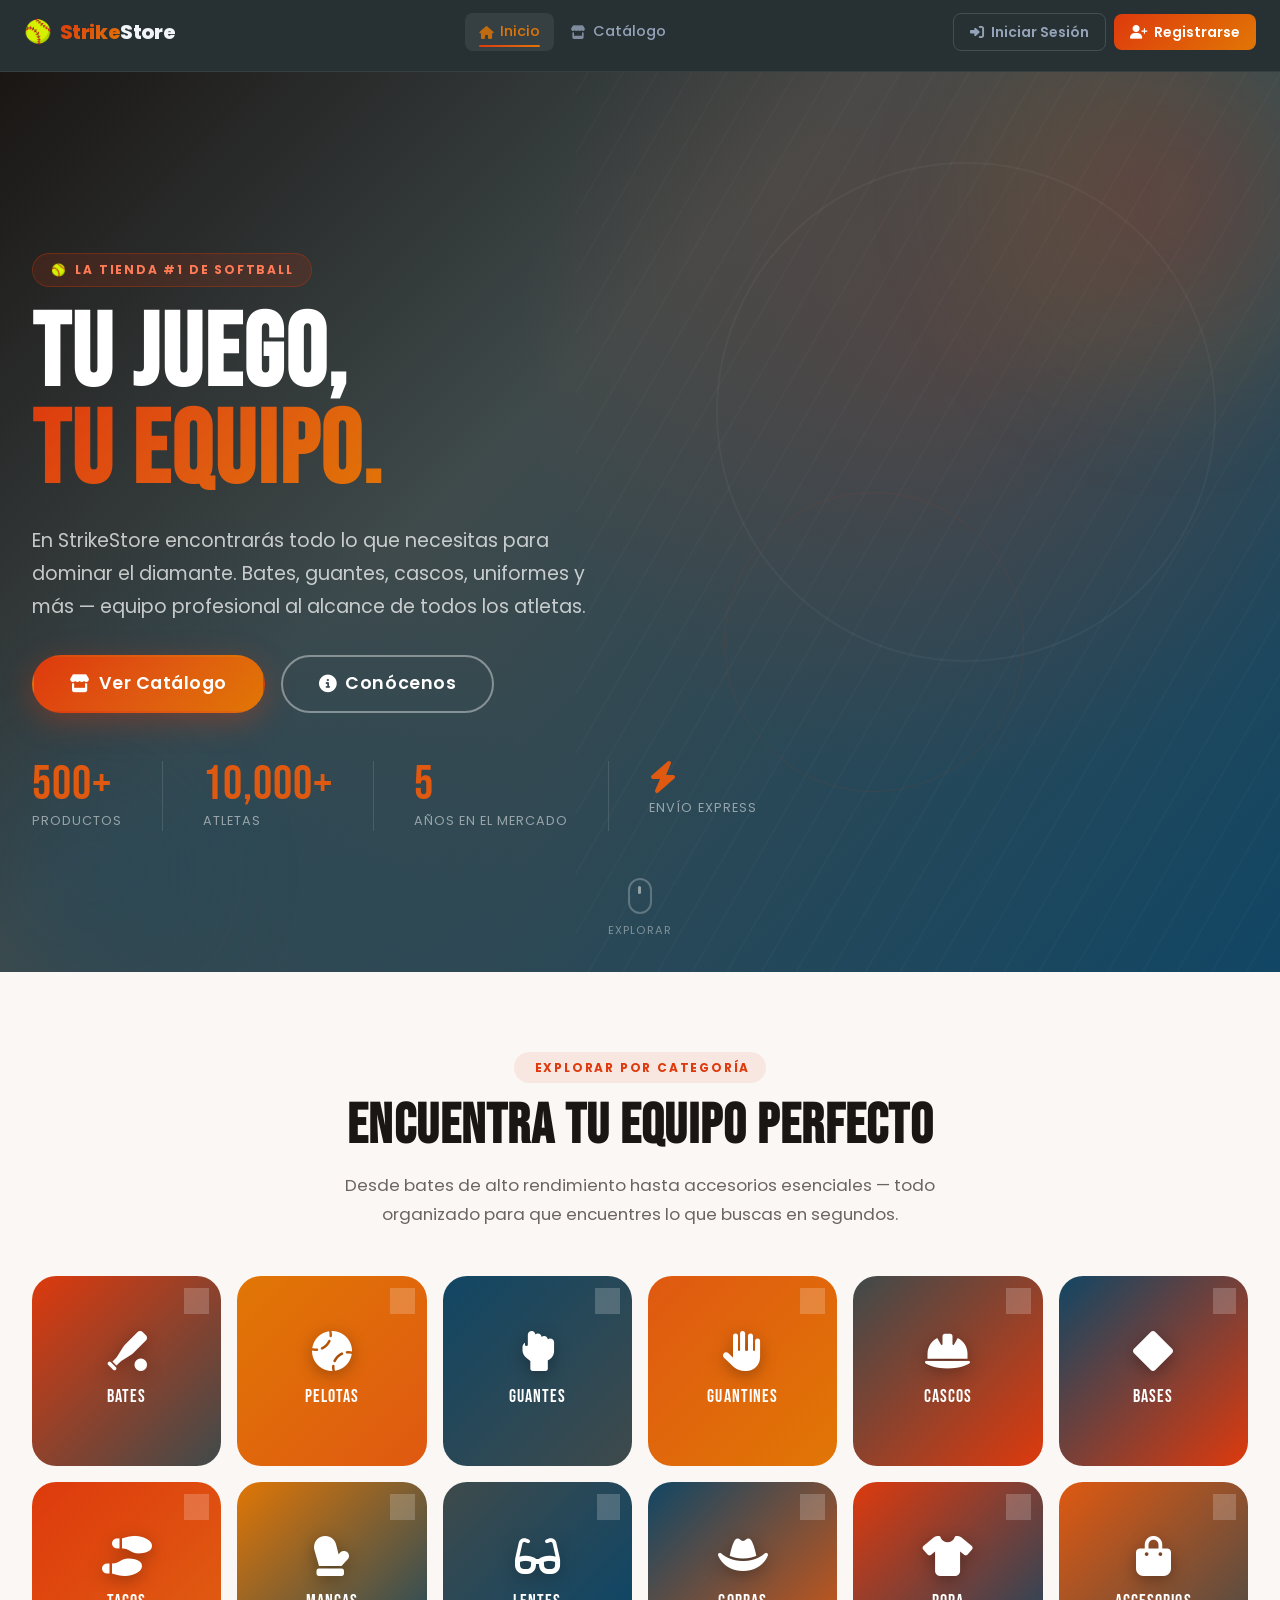
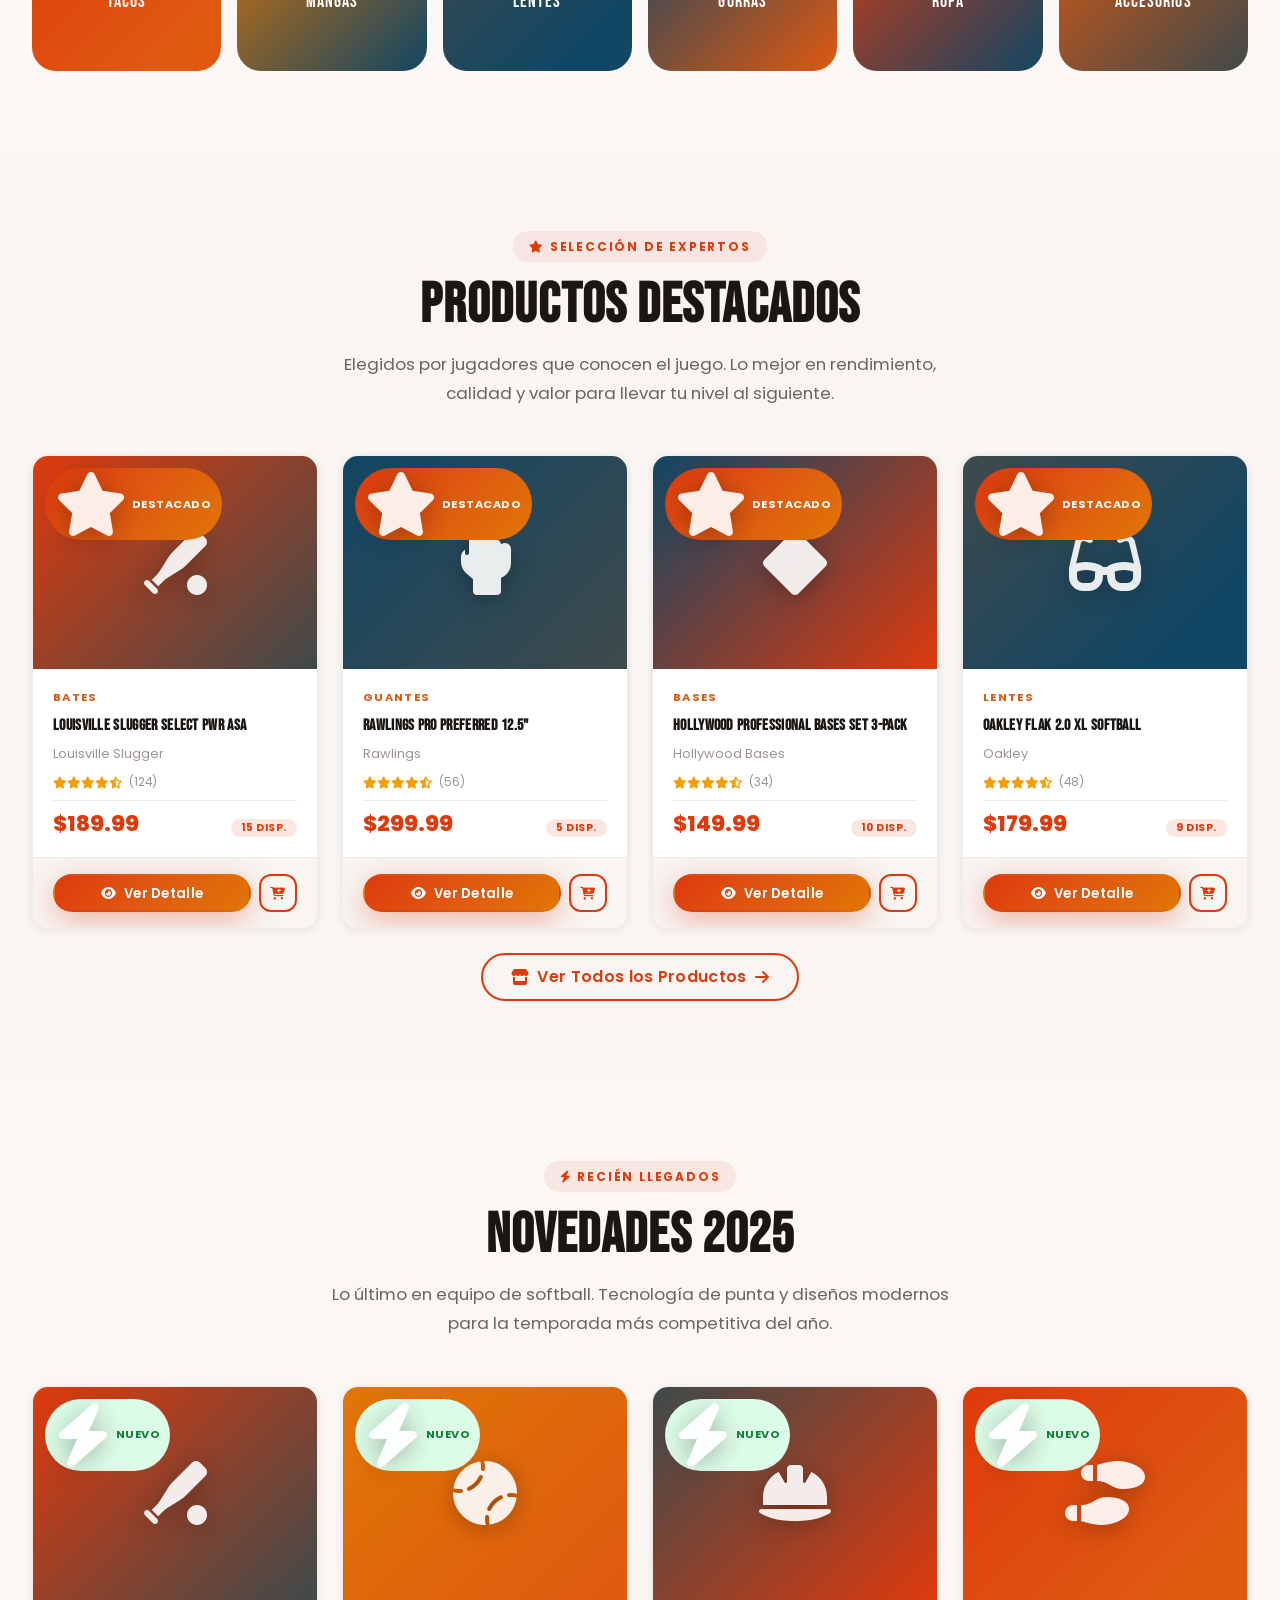
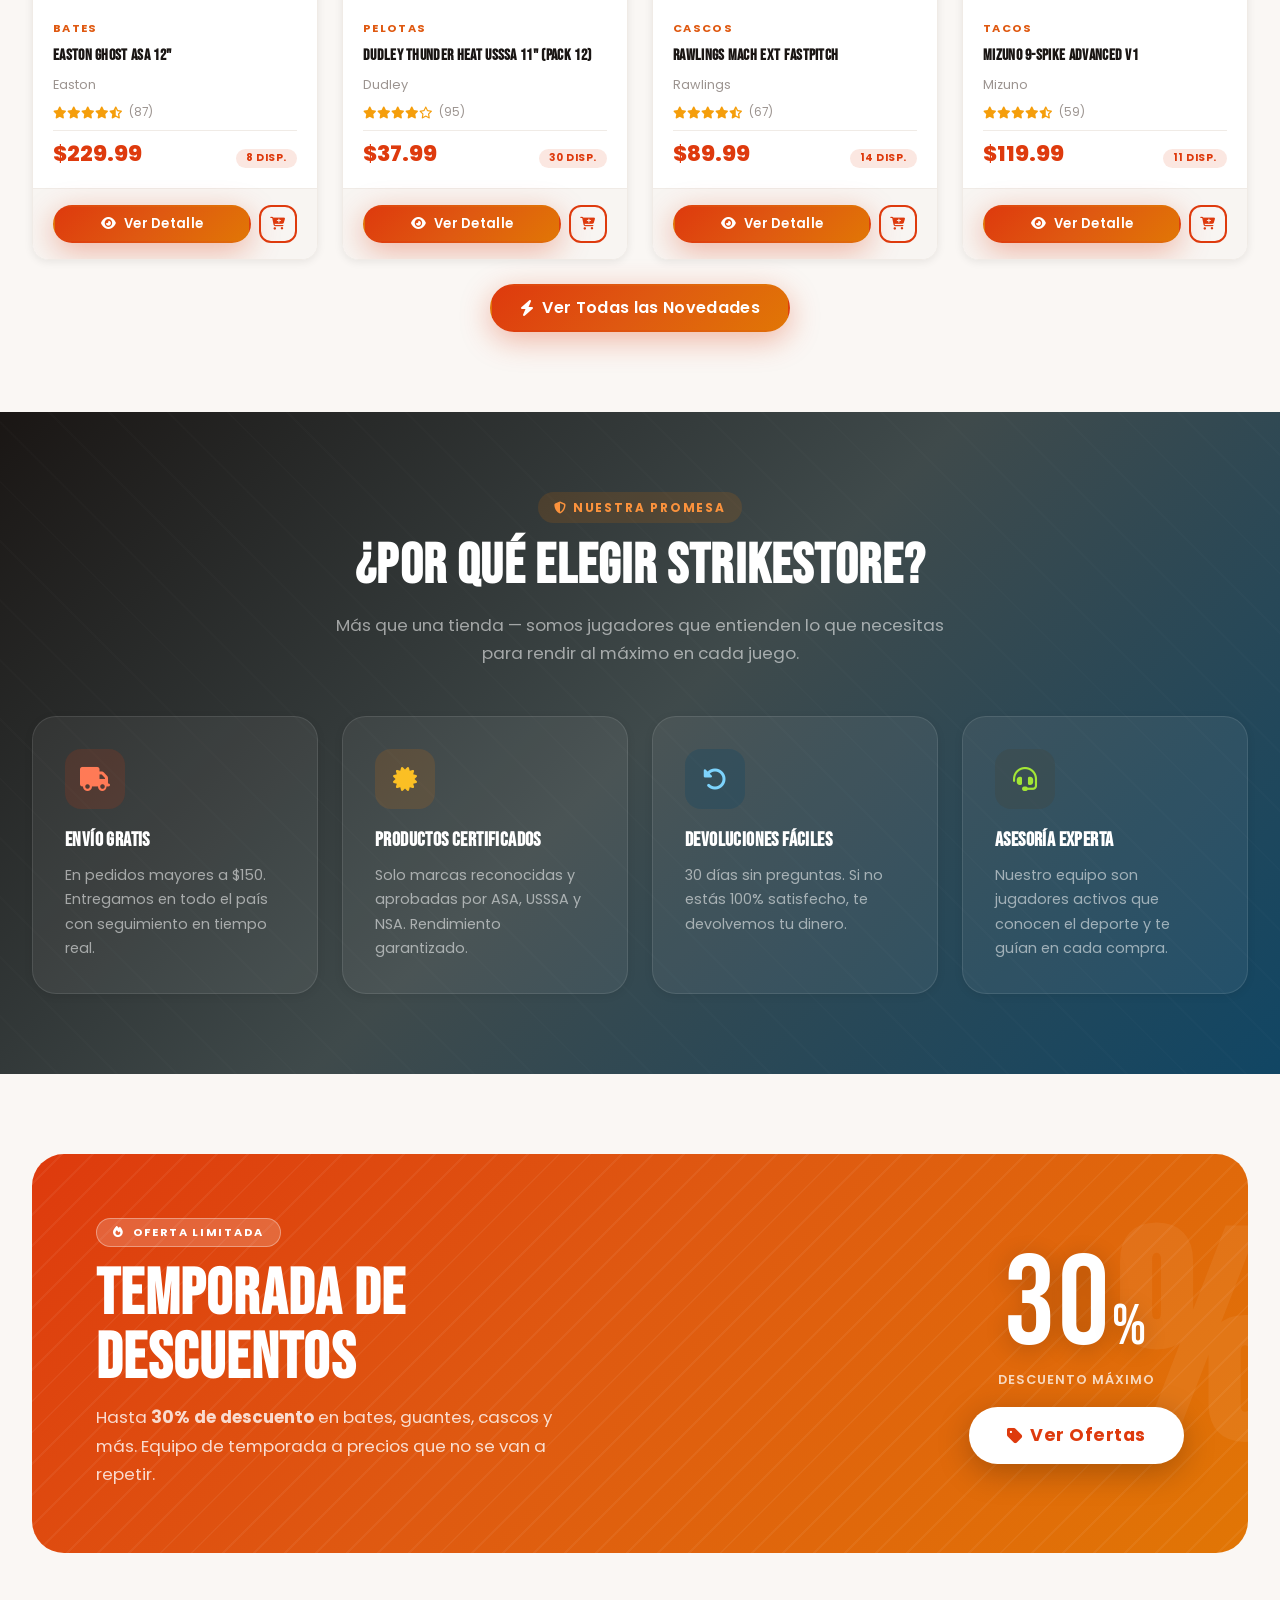
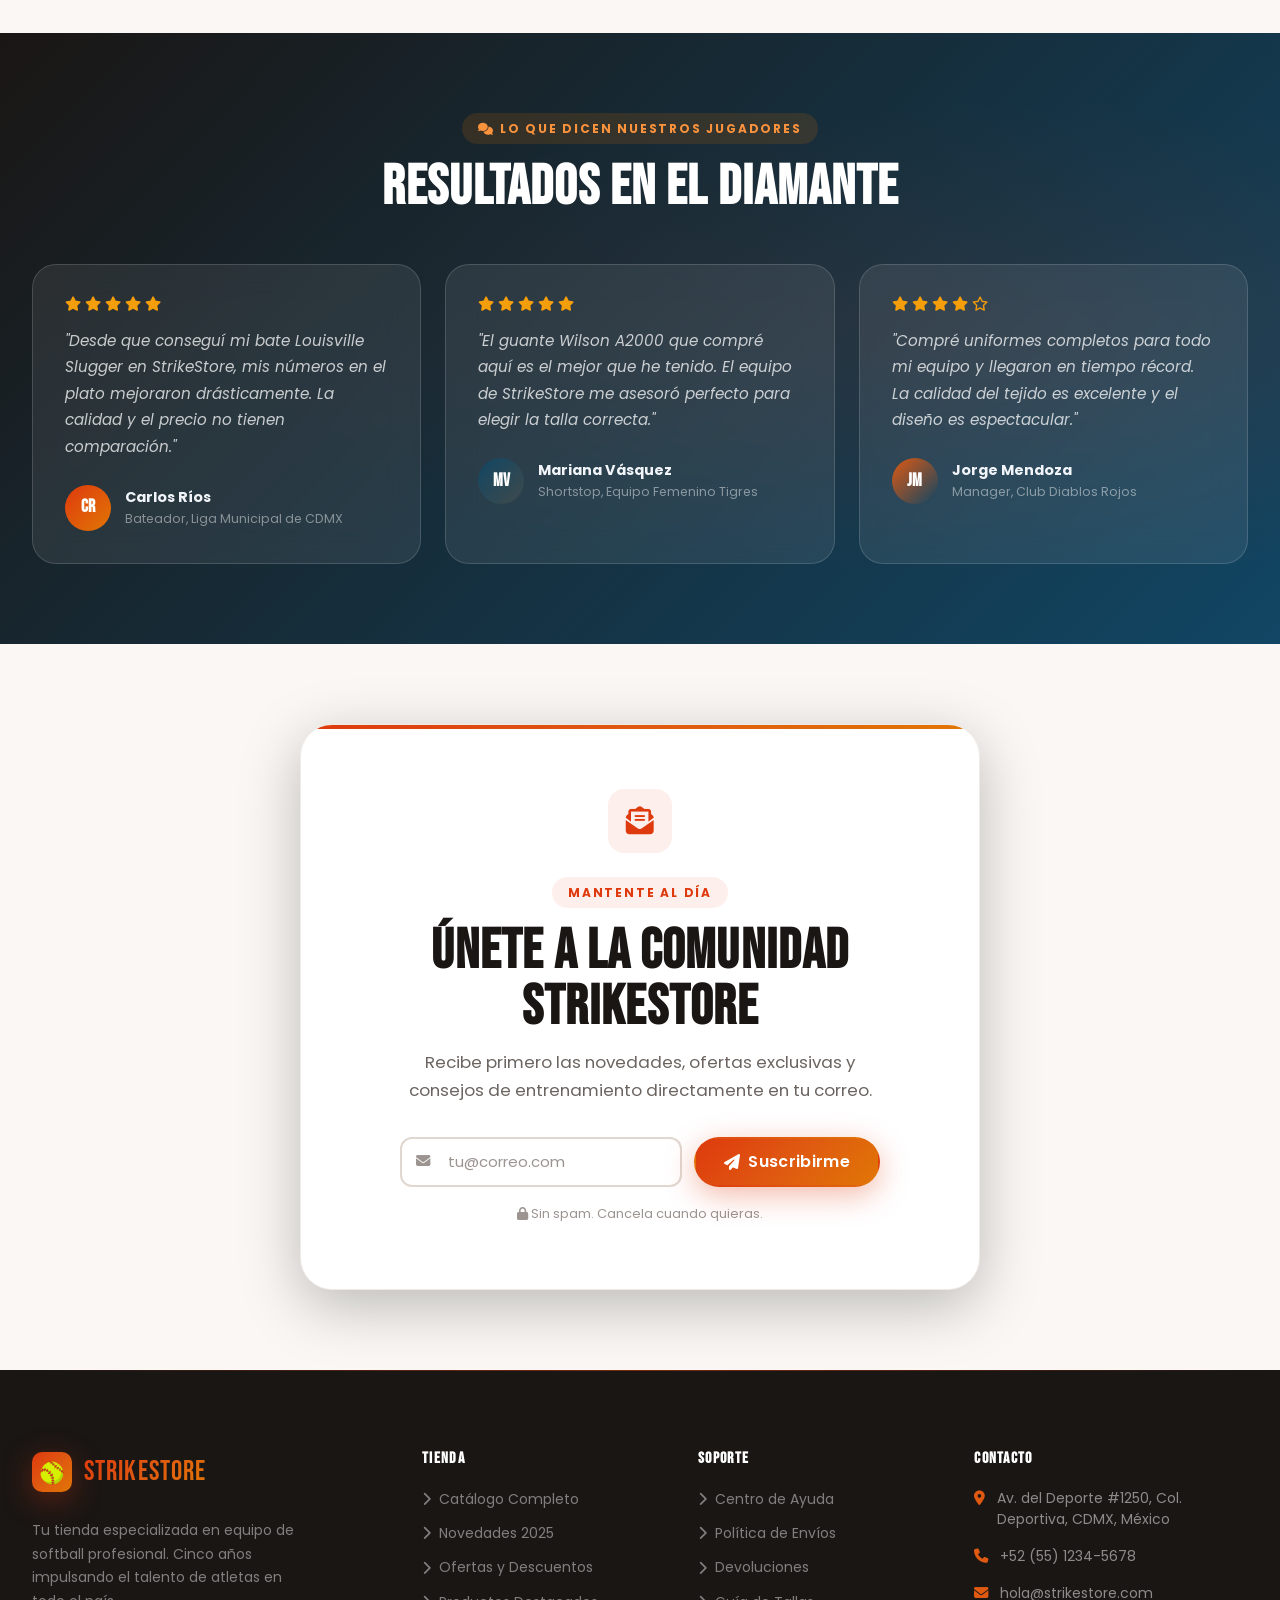
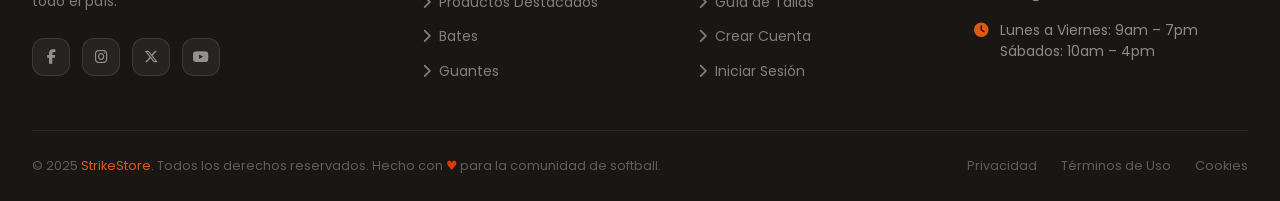
<file: index.html>
<!DOCTYPE html>
<html lang="es">
<head>
  <meta charset="UTF-8">
  <meta name="viewport" content="width=device-width, initial-scale=1.0">
  <title>StrikeStore — Equipo de Softball Profesional</title>
  <meta name="description" content="StrikeStore es tu tienda especializada en equipo de softball. Bates, guantes, cascos, uniformes y todo lo que necesitas para dominar el diamante.">
  <meta name="keywords" content="softball, equipo softball, bates softball, guantes softball, tienda softball">
  <meta property="og:title" content="StrikeStore — Equipo de Softball Profesional">
  <meta property="og:description" content="Tu tienda especializada en equipo de softball profesional.">
  <meta property="og:type" content="website">
  <link rel="canonical" href="https://strikestore.com/">
  <link rel="icon" type="image/svg+xml" href="assets/favicon.svg">
  <!-- Google Fonts -->
  <link rel="preconnect" href="https://fonts.googleapis.com">
  <link rel="preconnect" href="https://fonts.gstatic.com" crossorigin>
  <link href="https://fonts.googleapis.com/css2?family=Bebas+Neue&family=Poppins:ital,wght@0,300;0,400;0,500;0,600;0,700;0,800;1,400&display=swap" rel="stylesheet">
  <!-- Font Awesome -->
  <link rel="stylesheet" href="https://cdnjs.cloudflare.com/ajax/libs/font-awesome/6.5.0/css/all.min.css">
  <!-- Styles -->
  <link rel="stylesheet" href="css/styles.css">
  <link rel="stylesheet" href="css/animations.css">
</head>
<body>

  <div id="toast-container"></div>
  <nav id="navbar"></nav>

  <!-- ═══════════════════════════════════════════════════
       1. HERO
  ════════════════════════════════════════════════════ -->
  <section class="hero" id="hero" aria-label="Bienvenida a StrikeStore">
    <!-- Decorative elements -->
    <div class="hero-bg-element hero-bg-element--circle1" aria-hidden="true"></div>
    <div class="hero-bg-element hero-bg-element--circle2" aria-hidden="true"></div>
    <div class="hero-bg-element hero-bg-element--line"   aria-hidden="true"></div>

    <!-- Diagonal accent lines -->
    <div aria-hidden="true" style="
      position:absolute; inset:0; pointer-events:none; overflow:hidden; z-index:1;
    ">
      <div style="
        position:absolute; top:0; right:0;
        width:55%; height:100%;
        background: repeating-linear-gradient(
          -60deg,
          transparent 0px, transparent 28px,
          rgba(255,255,255,0.018) 28px, rgba(255,255,255,0.018) 30px
        );
      "></div>
      <!-- Big glowing orb -->
      <div style="
        position:absolute; top:-15%; right:-12%;
        width:520px; height:520px;
        background: radial-gradient(circle, rgba(222,58,13,0.22) 0%, rgba(225,118,5,0.1) 40%, transparent 70%);
        border-radius:50%; filter:blur(40px);
      "></div>
      <!-- Small blue orb -->
      <div style="
        position:absolute; bottom:-10%; left:-8%;
        width:380px; height:380px;
        background: radial-gradient(circle, rgba(17,70,100,0.28) 0%, transparent 65%);
        border-radius:50%; filter:blur(30px);
      "></div>
    </div>

    <div class="container">
      <div class="hero-content">

        <!-- Eyebrow -->
        <div class="hero-eyebrow animate-fade-in-down" style="animation-delay:0.05s">
          <span>🥎</span>
          <span>La Tienda #1 de Softball</span>
        </div>

        <!-- Title -->
        <h1 class="hero-title">
          TU JUEGO,<br>
          <span class="highlight">TU EQUIPO.</span>
        </h1>

        <!-- Subtitle -->
        <p class="hero-subtitle">
          En StrikeStore encontrarás todo lo que necesitas para dominar el diamante.
          Bates, guantes, cascos, uniformes y más — equipo profesional al alcance de todos los atletas.
        </p>

        <!-- CTA Buttons -->
        <div class="hero-actions">
          <a href="catalogo.html" class="btn btn-primary btn-xl">
            <i class="fa-solid fa-store"></i>
            Ver Catálogo
          </a>
          <a href="#nosotros" class="btn btn-outline-white btn-xl">
            <i class="fa-solid fa-circle-info"></i>
            Conócenos
          </a>
        </div>

        <!-- Stats -->
        <div class="hero-stats" id="hero-stats">
          <div class="hero-stat">
            <span class="hero-stat__number">
              <span class="counter" data-target="500">0</span><span style="color:var(--color-secondary)">+</span>
            </span>
            <span class="hero-stat__label">Productos</span>
          </div>
          <div class="hero-stat__divider" aria-hidden="true"></div>
          <div class="hero-stat">
            <span class="hero-stat__number">
              <span class="counter" data-target="10000">0</span><span style="color:var(--color-secondary)">+</span>
            </span>
            <span class="hero-stat__label">Atletas</span>
          </div>
          <div class="hero-stat__divider" aria-hidden="true"></div>
          <div class="hero-stat">
            <span class="hero-stat__number">
              <span class="counter" data-target="5">0</span>
            </span>
            <span class="hero-stat__label">Años en el Mercado</span>
          </div>
          <div class="hero-stat__divider" aria-hidden="true"></div>
          <div class="hero-stat">
            <span class="hero-stat__number" style="font-size:clamp(1.4rem,2.5vw,2rem)">
              <i class="fa-solid fa-bolt" style="color:var(--color-secondary)"></i>
            </span>
            <span class="hero-stat__label">Envío Express</span>
          </div>
        </div>

      </div><!-- /hero-content -->
    </div><!-- /container -->

    <!-- Scroll indicator -->
    <div class="hero-scroll" aria-hidden="true">
      <div class="hero-scroll__mouse">
        <div class="hero-scroll__wheel"></div>
      </div>
      <span>Explorar</span>
    </div>
  </section>


  <!-- ═══════════════════════════════════════════════════
       2. CATEGORIES
  ════════════════════════════════════════════════════ -->
  <section class="section" id="categorias" aria-labelledby="cat-title">
    <div class="container">

      <div class="section-header reveal">
        <span class="section-eyebrow">
          <i class="fa-solid fa-grid-2" aria-hidden="true"></i>
          Explorar por Categoría
        </span>
        <h2 class="section-title" id="cat-title">Encuentra Tu Equipo Perfecto</h2>
        <p class="section-subtitle">
          Desde bates de alto rendimiento hasta accesorios esenciales —
          todo organizado para que encuentres lo que buscas en segundos.
        </p>
      </div>

      <!-- JS renders category cards here -->
      <div id="categories-grid" class="category-grid stagger-children" aria-live="polite">
        <!-- Loading fallback -->
        <div class="skeleton" style="aspect-ratio:1;border-radius:var(--radius-xl)" aria-hidden="true"></div>
        <div class="skeleton" style="aspect-ratio:1;border-radius:var(--radius-xl)" aria-hidden="true"></div>
        <div class="skeleton" style="aspect-ratio:1;border-radius:var(--radius-xl)" aria-hidden="true"></div>
        <div class="skeleton" style="aspect-ratio:1;border-radius:var(--radius-xl)" aria-hidden="true"></div>
        <div class="skeleton" style="aspect-ratio:1;border-radius:var(--radius-xl)" aria-hidden="true"></div>
        <div class="skeleton" style="aspect-ratio:1;border-radius:var(--radius-xl)" aria-hidden="true"></div>
      </div>

    </div>
  </section>


  <!-- ═══════════════════════════════════════════════════
       3. FEATURED PRODUCTS
  ════════════════════════════════════════════════════ -->
  <section class="section" id="destacados" aria-labelledby="feat-title"
    style="background:var(--color-gray-50)">
    <div class="container">

      <div class="section-header reveal">
        <span class="section-eyebrow">
          <i class="fa-solid fa-star" aria-hidden="true"></i>
          Selección de Expertos
        </span>
        <h2 class="section-title" id="feat-title">Productos Destacados</h2>
        <p class="section-subtitle">
          Elegidos por jugadores que conocen el juego. Lo mejor en rendimiento,
          calidad y valor para llevar tu nivel al siguiente.
        </p>
      </div>

      <!-- JS renders featured product cards here -->
      <div id="featured-products" class="product-grid stagger-children" aria-live="polite">
        <!-- Loading skeleton -->
        <div class="product-card" aria-hidden="true">
          <div class="skeleton skeleton-img"></div>
          <div class="product-card__body" style="gap:.75rem">
            <div class="skeleton skeleton-text" style="width:40%;height:.7em"></div>
            <div class="skeleton skeleton-text" style="width:85%"></div>
            <div class="skeleton skeleton-text" style="width:55%;height:.7em"></div>
          </div>
        </div>
        <div class="product-card" aria-hidden="true">
          <div class="skeleton skeleton-img"></div>
          <div class="product-card__body" style="gap:.75rem">
            <div class="skeleton skeleton-text" style="width:40%;height:.7em"></div>
            <div class="skeleton skeleton-text" style="width:85%"></div>
            <div class="skeleton skeleton-text" style="width:55%;height:.7em"></div>
          </div>
        </div>
        <div class="product-card" aria-hidden="true">
          <div class="skeleton skeleton-img"></div>
          <div class="product-card__body" style="gap:.75rem">
            <div class="skeleton skeleton-text" style="width:40%;height:.7em"></div>
            <div class="skeleton skeleton-text" style="width:85%"></div>
            <div class="skeleton skeleton-text" style="width:55%;height:.7em"></div>
          </div>
        </div>
        <div class="product-card" aria-hidden="true">
          <div class="skeleton skeleton-img"></div>
          <div class="product-card__body" style="gap:.75rem">
            <div class="skeleton skeleton-text" style="width:40%;height:.7em"></div>
            <div class="skeleton skeleton-text" style="width:85%"></div>
            <div class="skeleton skeleton-text" style="width:55%;height:.7em"></div>
          </div>
        </div>
      </div>

      <div class="text-center mt-6 reveal">
        <a href="catalogo.html" class="btn btn-outline btn-lg">
          <i class="fa-solid fa-store"></i>
          Ver Todos los Productos
          <i class="fa-solid fa-arrow-right"></i>
        </a>
      </div>

    </div>
  </section>


  <!-- ═══════════════════════════════════════════════════
       4. NEW ARRIVALS
  ════════════════════════════════════════════════════ -->
  <section class="section" id="nuevos" aria-labelledby="new-title">
    <div class="container">

      <div class="section-header reveal">
        <span class="section-eyebrow">
          <i class="fa-solid fa-bolt" aria-hidden="true"></i>
          Recién Llegados
        </span>
        <h2 class="section-title" id="new-title">Novedades 2025</h2>
        <p class="section-subtitle">
          Lo último en equipo de softball. Tecnología de punta y diseños modernos
          para la temporada más competitiva del año.
        </p>
      </div>

      <!-- JS renders new arrival cards here -->
      <div id="new-arrivals" class="product-grid stagger-children" aria-live="polite">
        <!-- Loading skeleton -->
        <div class="product-card" aria-hidden="true">
          <div class="skeleton skeleton-img"></div>
          <div class="product-card__body" style="gap:.75rem">
            <div class="skeleton skeleton-text" style="width:40%;height:.7em"></div>
            <div class="skeleton skeleton-text" style="width:85%"></div>
            <div class="skeleton skeleton-text" style="width:55%;height:.7em"></div>
          </div>
        </div>
        <div class="product-card" aria-hidden="true">
          <div class="skeleton skeleton-img"></div>
          <div class="product-card__body" style="gap:.75rem">
            <div class="skeleton skeleton-text" style="width:40%;height:.7em"></div>
            <div class="skeleton skeleton-text" style="width:85%"></div>
            <div class="skeleton skeleton-text" style="width:55%;height:.7em"></div>
          </div>
        </div>
        <div class="product-card" aria-hidden="true">
          <div class="skeleton skeleton-img"></div>
          <div class="product-card__body" style="gap:.75rem">
            <div class="skeleton skeleton-text" style="width:40%;height:.7em"></div>
            <div class="skeleton skeleton-text" style="width:85%"></div>
            <div class="skeleton skeleton-text" style="width:55%;height:.7em"></div>
          </div>
        </div>
        <div class="product-card" aria-hidden="true">
          <div class="skeleton skeleton-img"></div>
          <div class="product-card__body" style="gap:.75rem">
            <div class="skeleton skeleton-text" style="width:40%;height:.7em"></div>
            <div class="skeleton skeleton-text" style="width:85%"></div>
            <div class="skeleton skeleton-text" style="width:55%;height:.7em"></div>
          </div>
        </div>
      </div>

      <div class="text-center mt-6 reveal">
        <a href="catalogo.html?badge=new" class="btn btn-primary btn-lg">
          <i class="fa-solid fa-bolt"></i>
          Ver Todas las Novedades
        </a>
      </div>

    </div>
  </section>


  <!-- ═══════════════════════════════════════════════════
       5. WHY CHOOSE US (dark section)
  ════════════════════════════════════════════════════ -->
  <section class="section" id="nosotros" aria-labelledby="why-title"
    style="background:linear-gradient(135deg,#1a1614 0%,#3f4a4b 50%,#114664 100%); position:relative; overflow:hidden;">

    <!-- Decorative background -->
    <div aria-hidden="true" style="
      position:absolute; inset:0; pointer-events:none;
      background: repeating-linear-gradient(
        45deg,
        transparent 0px, transparent 40px,
        rgba(255,255,255,0.012) 40px, rgba(255,255,255,0.012) 42px
      );
    "></div>

    <div class="container" style="position:relative;z-index:1">

      <div class="section-header reveal">
        <span class="section-eyebrow" style="background:rgba(225,118,5,0.15);color:#fb923c">
          <i class="fa-solid fa-shield-halved" aria-hidden="true"></i>
          Nuestra Promesa
        </span>
        <h2 class="section-title text-white" id="why-title">¿Por Qué Elegir StrikeStore?</h2>
        <p class="section-subtitle" style="color:rgba(255,255,255,0.55)">
          Más que una tienda — somos jugadores que entienden lo que necesitas
          para rendir al máximo en cada juego.
        </p>
      </div>

      <div class="grid-4 stagger-children reveal">

        <!-- Envío Gratis -->
        <div class="feature-card" style="background:rgba(255,255,255,0.06); border-color:rgba(255,255,255,0.1);">
          <div class="feature-card__icon" style="background:rgba(222,58,13,0.15); color:#ff7a56;">
            <i class="fa-solid fa-truck" aria-hidden="true"></i>
          </div>
          <h3 class="feature-card__title text-white">Envío Gratis</h3>
          <p class="feature-card__text" style="color:rgba(255,255,255,0.55);">
            En pedidos mayores a $150. Entregamos en todo el país con seguimiento en tiempo real.
          </p>
        </div>

        <!-- Productos Certificados -->
        <div class="feature-card" style="background:rgba(255,255,255,0.06); border-color:rgba(255,255,255,0.1);">
          <div class="feature-card__icon" style="background:rgba(225,118,5,0.15); color:#fbbf24;">
            <i class="fa-solid fa-certificate" aria-hidden="true"></i>
          </div>
          <h3 class="feature-card__title text-white">Productos Certificados</h3>
          <p class="feature-card__text" style="color:rgba(255,255,255,0.55);">
            Solo marcas reconocidas y aprobadas por ASA, USSSA y NSA. Rendimiento garantizado.
          </p>
        </div>

        <!-- Devoluciones Fáciles -->
        <div class="feature-card" style="background:rgba(255,255,255,0.06); border-color:rgba(255,255,255,0.1);">
          <div class="feature-card__icon" style="background:rgba(17,70,100,0.3); color:#7dd3fc;">
            <i class="fa-solid fa-rotate-left" aria-hidden="true"></i>
          </div>
          <h3 class="feature-card__title text-white">Devoluciones Fáciles</h3>
          <p class="feature-card__text" style="color:rgba(255,255,255,0.55);">
            30 días sin preguntas. Si no estás 100% satisfecho, te devolvemos tu dinero.
          </p>
        </div>

        <!-- Asesoría Experta -->
        <div class="feature-card" style="background:rgba(255,255,255,0.06); border-color:rgba(255,255,255,0.1);">
          <div class="feature-card__icon" style="background:rgba(63,74,75,0.5); color:#a3e635;">
            <i class="fa-solid fa-headset" aria-hidden="true"></i>
          </div>
          <h3 class="feature-card__title text-white">Asesoría Experta</h3>
          <p class="feature-card__text" style="color:rgba(255,255,255,0.55);">
            Nuestro equipo son jugadores activos que conocen el deporte y te guían en cada compra.
          </p>
        </div>

      </div><!-- /grid-4 -->
    </div>
  </section>


  <!-- ═══════════════════════════════════════════════════
       6. SALE BANNER
  ════════════════════════════════════════════════════ -->
  <section class="section" id="oferta" aria-labelledby="sale-title" style="overflow:hidden;">
    <div class="container">
      <div class="reveal" style="
        background: linear-gradient(135deg, #de3a0d 0%, #df5911 45%, #e17605 100%);
        border-radius: var(--radius-2xl);
        padding: clamp(2.5rem,6vw,4rem) clamp(1.5rem,5vw,4rem);
        position: relative;
        overflow: hidden;
        display: grid;
        grid-template-columns: 1fr auto;
        align-items: center;
        gap: 2rem;
      ">
        <!-- Decorative stripes -->
        <div aria-hidden="true" style="
          position:absolute; inset:0; pointer-events:none;
          background: repeating-linear-gradient(
            -45deg,
            transparent 0px, transparent 20px,
            rgba(255,255,255,0.05) 20px, rgba(255,255,255,0.05) 22px
          );
        "></div>
        <!-- Big % decorative -->
        <div aria-hidden="true" style="
          position:absolute; right:-2rem; top:50%;
          transform:translateY(-50%);
          font-family:var(--font-display); font-size:18rem; font-weight:900;
          color:rgba(255,255,255,0.06); line-height:1; pointer-events:none;
          user-select:none;
        ">%</div>

        <div style="position:relative;z-index:1">
          <div style="
            display:inline-flex; align-items:center; gap:.5rem;
            background:rgba(255,255,255,0.18); border:1px solid rgba(255,255,255,0.35);
            color:#fff; font-size:.7rem; font-weight:700; letter-spacing:.15em;
            text-transform:uppercase; padding:.3rem 1rem; border-radius:999px;
            margin-bottom:1rem;
          ">
            <i class="fa-solid fa-fire"></i>
            Oferta Limitada
          </div>
          <h2 class="section-title" id="sale-title" style="
            color:#fff; font-size:clamp(2rem,6vw,4rem); margin-bottom:.75rem;
          ">
            TEMPORADA DE<br>DESCUENTOS
          </h2>
          <p style="color:rgba(255,255,255,0.8); font-size:1.05rem; max-width:480px; margin-bottom:0;">
            Hasta <strong>30% de descuento</strong> en bates, guantes, cascos y más.
            Equipo de temporada a precios que no se van a repetir.
          </p>
        </div>

        <div style="position:relative;z-index:1; display:flex; flex-direction:column; align-items:center; gap:1rem; flex-shrink:0;">
          <div style="text-align:center">
            <div style="
              font-family:var(--font-display); font-size:clamp(5rem,10vw,8rem);
              color:#fff; line-height:1; letter-spacing:.02em;
              text-shadow: 0 4px 24px rgba(0,0,0,0.2);
            ">30<span style="font-size:.45em">%</span></div>
            <div style="
              color:rgba(255,255,255,0.75); font-size:.8rem;
              font-weight:600; letter-spacing:.08em; text-transform:uppercase;
            ">Descuento máximo</div>
          </div>
          <a href="catalogo.html?badge=sale" class="btn btn-xl" style="
            background:#fff; color:var(--color-primary);
            box-shadow:0 8px 32px rgba(0,0,0,0.25);
            font-weight:700;
          ">
            <i class="fa-solid fa-tag"></i>
            Ver Ofertas
          </a>
        </div>

      </div><!-- /banner card -->
    </div>
  </section>


  <!-- ═══════════════════════════════════════════════════
       7. TESTIMONIALS
  ════════════════════════════════════════════════════ -->
  <section class="section" id="testimonios" aria-labelledby="testi-title"
    style="background:linear-gradient(135deg,#1a1614 0%,#114664 100%); overflow:hidden; position:relative;">

    <div aria-hidden="true" style="
      position:absolute; inset:0; pointer-events:none;
      background: radial-gradient(ellipse at 80% 50%, rgba(222,58,13,0.1) 0%, transparent 55%);
    "></div>

    <div class="container" style="position:relative;z-index:1">

      <div class="section-header reveal">
        <span class="section-eyebrow" style="background:rgba(225,118,5,0.15);color:#fb923c">
          <i class="fa-solid fa-comments" aria-hidden="true"></i>
          Lo Que Dicen Nuestros Jugadores
        </span>
        <h2 class="section-title text-white" id="testi-title">Resultados en el Diamante</h2>
      </div>

      <div class="grid-3 stagger-children reveal">

        <!-- Testimonial 1 -->
        <article class="card-glass" style="padding:2rem; border-radius:var(--radius-xl);">
          <div style="display:flex; gap:.25rem; color:#f59e0b; font-size:.9rem; margin-bottom:1rem;">
            <i class="fa-solid fa-star"></i><i class="fa-solid fa-star"></i>
            <i class="fa-solid fa-star"></i><i class="fa-solid fa-star"></i>
            <i class="fa-solid fa-star"></i>
          </div>
          <p style="color:rgba(255,255,255,0.75); font-size:.95rem; line-height:1.75; margin-bottom:1.5rem; font-style:italic;">
            "Desde que conseguí mi bate Louisville Slugger en StrikeStore, mis números
            en el plato mejoraron drásticamente. La calidad y el precio no tienen comparación."
          </p>
          <div style="display:flex; align-items:center; gap:.875rem;">
            <div style="
              width:46px; height:46px; border-radius:50%;
              background:linear-gradient(135deg,#de3a0d,#e17605);
              display:flex; align-items:center; justify-content:center;
              font-family:var(--font-display); font-size:1.1rem; color:#fff;
              font-weight:700; flex-shrink:0;
            ">CR</div>
            <div>
              <div style="color:#f1f5f9; font-weight:700; font-size:.9rem;">Carlos Ríos</div>
              <div style="color:rgba(255,255,255,0.45); font-size:.78rem;">Bateador, Liga Municipal de CDMX</div>
            </div>
          </div>
        </article>

        <!-- Testimonial 2 -->
        <article class="card-glass" style="padding:2rem; border-radius:var(--radius-xl);">
          <div style="display:flex; gap:.25rem; color:#f59e0b; font-size:.9rem; margin-bottom:1rem;">
            <i class="fa-solid fa-star"></i><i class="fa-solid fa-star"></i>
            <i class="fa-solid fa-star"></i><i class="fa-solid fa-star"></i>
            <i class="fa-solid fa-star"></i>
          </div>
          <p style="color:rgba(255,255,255,0.75); font-size:.95rem; line-height:1.75; margin-bottom:1.5rem; font-style:italic;">
            "El guante Wilson A2000 que compré aquí es el mejor que he tenido.
            El equipo de StrikeStore me asesoró perfecto para elegir la talla correcta."
          </p>
          <div style="display:flex; align-items:center; gap:.875rem;">
            <div style="
              width:46px; height:46px; border-radius:50%;
              background:linear-gradient(135deg,#114664,#3f4a4b);
              display:flex; align-items:center; justify-content:center;
              font-family:var(--font-display); font-size:1.1rem; color:#fff;
              font-weight:700; flex-shrink:0;
            ">MV</div>
            <div>
              <div style="color:#f1f5f9; font-weight:700; font-size:.9rem;">Mariana Vásquez</div>
              <div style="color:rgba(255,255,255,0.45); font-size:.78rem;">Shortstop, Equipo Femenino Tigres</div>
            </div>
          </div>
        </article>

        <!-- Testimonial 3 -->
        <article class="card-glass" style="padding:2rem; border-radius:var(--radius-xl);">
          <div style="display:flex; gap:.25rem; color:#f59e0b; font-size:.9rem; margin-bottom:1rem;">
            <i class="fa-solid fa-star"></i><i class="fa-solid fa-star"></i>
            <i class="fa-solid fa-star"></i><i class="fa-solid fa-star"></i>
            <i class="fa-regular fa-star"></i>
          </div>
          <p style="color:rgba(255,255,255,0.75); font-size:.95rem; line-height:1.75; margin-bottom:1.5rem; font-style:italic;">
            "Compré uniformes completos para todo mi equipo y llegaron en tiempo récord.
            La calidad del tejido es excelente y el diseño es espectacular."
          </p>
          <div style="display:flex; align-items:center; gap:.875rem;">
            <div style="
              width:46px; height:46px; border-radius:50%;
              background:linear-gradient(135deg,#df5911,#114664);
              display:flex; align-items:center; justify-content:center;
              font-family:var(--font-display); font-size:1.1rem; color:#fff;
              font-weight:700; flex-shrink:0;
            ">JM</div>
            <div>
              <div style="color:#f1f5f9; font-weight:700; font-size:.9rem;">Jorge Mendoza</div>
              <div style="color:rgba(255,255,255,0.45); font-size:.78rem;">Manager, Club Diablos Rojos</div>
            </div>
          </div>
        </article>

      </div><!-- /grid-3 -->
    </div>
  </section>


  <!-- ═══════════════════════════════════════════════════
       8. NEWSLETTER
  ════════════════════════════════════════════════════ -->
  <section class="section" id="newsletter" aria-labelledby="news-title">
    <div class="container">

      <div class="reveal" style="
        background: var(--color-white);
        border-radius: var(--radius-2xl);
        box-shadow: var(--shadow-xl);
        padding: clamp(2.5rem,6vw,4rem);
        text-align: center;
        max-width: 680px;
        margin-inline: auto;
        border: 1px solid var(--color-gray-100);
        position: relative;
        overflow: hidden;
      ">
        <!-- Subtle top accent -->
        <div aria-hidden="true" style="
          position:absolute; top:0; left:0; right:0; height:4px;
          background:var(--gradient-primary);
        "></div>

        <div style="
          width:64px; height:64px; border-radius:var(--radius-lg);
          background:rgba(222,58,13,0.08); color:var(--color-primary);
          display:flex; align-items:center; justify-content:center;
          font-size:1.75rem; margin:0 auto 1.5rem;
        ">
          <i class="fa-solid fa-envelope-open-text" aria-hidden="true"></i>
        </div>

        <span class="section-eyebrow">Mantente al Día</span>
        <h2 class="section-title" id="news-title" style="margin-bottom:.75rem">
          Únete a la Comunidad StrikeStore
        </h2>
        <p style="color:var(--color-gray-600); margin-bottom:2rem; font-size:1.05rem; max-width:480px; margin-inline:auto;">
          Recibe primero las novedades, ofertas exclusivas y consejos de entrenamiento
          directamente en tu correo.
        </p>

        <form id="newsletter-form" novalidate
          style="display:flex; gap:.75rem; max-width:480px; margin-inline:auto; flex-wrap:wrap;">
          <div class="input-with-icon" style="flex:1; min-width:220px;">
            <span class="input-icon" aria-hidden="true">
              <i class="fa-solid fa-envelope"></i>
            </span>
            <input
              type="email"
              id="newsletter-email"
              class="form-input"
              placeholder="tu@correo.com"
              autocomplete="email"
              aria-label="Correo electrónico para el boletín"
              required
            >
          </div>
          <button type="submit" class="btn btn-primary btn-lg" style="white-space:nowrap; flex-shrink:0;">
            <i class="fa-solid fa-paper-plane"></i>
            Suscribirme
          </button>
        </form>

        <p style="margin-top:1rem; font-size:.8rem; color:var(--color-gray-400);">
          <i class="fa-solid fa-lock" aria-hidden="true"></i>
          Sin spam. Cancela cuando quieras.
        </p>
      </div>

    </div>
  </section>


  <!-- ═══════════════════════════════════════════════════
       9. FOOTER
  ════════════════════════════════════════════════════ -->
  <footer class="footer" role="contentinfo">
    <div class="container">
      <div class="footer-grid">

        <!-- Brand Column -->
        <div class="footer-brand">
          <div class="footer-brand__logo">
            <div style="
              width:40px; height:40px; border-radius:10px;
              background:var(--gradient-primary);
              display:flex; align-items:center; justify-content:center;
              font-size:1.3rem; box-shadow:var(--shadow-primary);
              flex-shrink:0;
            " aria-hidden="true">🥎</div>
            <span class="footer-brand__name">StrikeStore</span>
          </div>
          <p class="footer-brand__description">
            Tu tienda especializada en equipo de softball profesional.
            Cinco años impulsando el talento de atletas en todo el país.
          </p>
          <div class="footer-brand__social" aria-label="Redes sociales">
            <a href="#" class="social-link" aria-label="Facebook de StrikeStore">
              <i class="fa-brands fa-facebook-f"></i>
            </a>
            <a href="#" class="social-link" aria-label="Instagram de StrikeStore">
              <i class="fa-brands fa-instagram"></i>
            </a>
            <a href="#" class="social-link" aria-label="X (Twitter) de StrikeStore">
              <i class="fa-brands fa-x-twitter"></i>
            </a>
            <a href="#" class="social-link" aria-label="YouTube de StrikeStore">
              <i class="fa-brands fa-youtube"></i>
            </a>
          </div>
        </div>

        <!-- Tienda Column -->
        <div>
          <h3 class="footer-col__title">Tienda</h3>
          <ul class="footer-links" role="list">
            <li>
              <a href="catalogo.html" class="footer-link">
                <i class="fa-solid fa-chevron-right" aria-hidden="true"></i>
                Catálogo Completo
              </a>
            </li>
            <li>
              <a href="catalogo.html?badge=new" class="footer-link">
                <i class="fa-solid fa-chevron-right" aria-hidden="true"></i>
                Novedades 2025
              </a>
            </li>
            <li>
              <a href="catalogo.html?badge=sale" class="footer-link">
                <i class="fa-solid fa-chevron-right" aria-hidden="true"></i>
                Ofertas y Descuentos
              </a>
            </li>
            <li>
              <a href="catalogo.html?badge=featured" class="footer-link">
                <i class="fa-solid fa-chevron-right" aria-hidden="true"></i>
                Productos Destacados
              </a>
            </li>
            <li>
              <a href="catalogo.html?categoria=bates" class="footer-link">
                <i class="fa-solid fa-chevron-right" aria-hidden="true"></i>
                Bates
              </a>
            </li>
            <li>
              <a href="catalogo.html?categoria=guantes" class="footer-link">
                <i class="fa-solid fa-chevron-right" aria-hidden="true"></i>
                Guantes
              </a>
            </li>
          </ul>
        </div>

        <!-- Soporte Column -->
        <div>
          <h3 class="footer-col__title">Soporte</h3>
          <ul class="footer-links" role="list">
            <li>
              <a href="#" class="footer-link">
                <i class="fa-solid fa-chevron-right" aria-hidden="true"></i>
                Centro de Ayuda
              </a>
            </li>
            <li>
              <a href="#" class="footer-link">
                <i class="fa-solid fa-chevron-right" aria-hidden="true"></i>
                Política de Envíos
              </a>
            </li>
            <li>
              <a href="#" class="footer-link">
                <i class="fa-solid fa-chevron-right" aria-hidden="true"></i>
                Devoluciones
              </a>
            </li>
            <li>
              <a href="#" class="footer-link">
                <i class="fa-solid fa-chevron-right" aria-hidden="true"></i>
                Guía de Tallas
              </a>
            </li>
            <li>
              <a href="registro.html" class="footer-link">
                <i class="fa-solid fa-chevron-right" aria-hidden="true"></i>
                Crear Cuenta
              </a>
            </li>
            <li>
              <a href="login.html" class="footer-link">
                <i class="fa-solid fa-chevron-right" aria-hidden="true"></i>
                Iniciar Sesión
              </a>
            </li>
          </ul>
        </div>

        <!-- Contacto Column -->
        <div>
          <h3 class="footer-col__title">Contacto</h3>
          <div class="footer-contact-item">
            <i class="fa-solid fa-location-dot" aria-hidden="true"></i>
            <span>Av. del Deporte #1250, Col. Deportiva, CDMX, México</span>
          </div>
          <div class="footer-contact-item">
            <i class="fa-solid fa-phone" aria-hidden="true"></i>
            <span>+52 (55) 1234-5678</span>
          </div>
          <div class="footer-contact-item">
            <i class="fa-solid fa-envelope" aria-hidden="true"></i>
            <span>hola@strikestore.com</span>
          </div>
          <div class="footer-contact-item">
            <i class="fa-solid fa-clock" aria-hidden="true"></i>
            <span>Lunes a Viernes: 9am – 7pm<br>Sábados: 10am – 4pm</span>
          </div>
        </div>

      </div><!-- /footer-grid -->

      <div class="footer-bottom">
        <p class="footer-bottom__copyright">
          &copy; 2025 <span>StrikeStore</span>. Todos los derechos reservados.
          Hecho con <span style="color:var(--color-primary)">♥</span> para la comunidad de softball.
        </p>
        <div class="footer-bottom__links" role="navigation" aria-label="Legal">
          <a href="#">Privacidad</a>
          <a href="#">Términos de Uso</a>
          <a href="#">Cookies</a>
        </div>
      </div>

    </div>
  </footer>

  <!-- Back to top -->
  <button class="back-to-top" id="back-to-top" aria-label="Volver al inicio">
    <i class="fa-solid fa-chevron-up" aria-hidden="true"></i>
  </button>

  <!-- Scripts -->
  <script src="js/utils.js"></script>
  <script src="js/data.js"></script>
  <script src="js/auth.js"></script>
  <script src="js/nav.js"></script>
  <script src="js/home.js"></script>

</body>
</html>
</file>
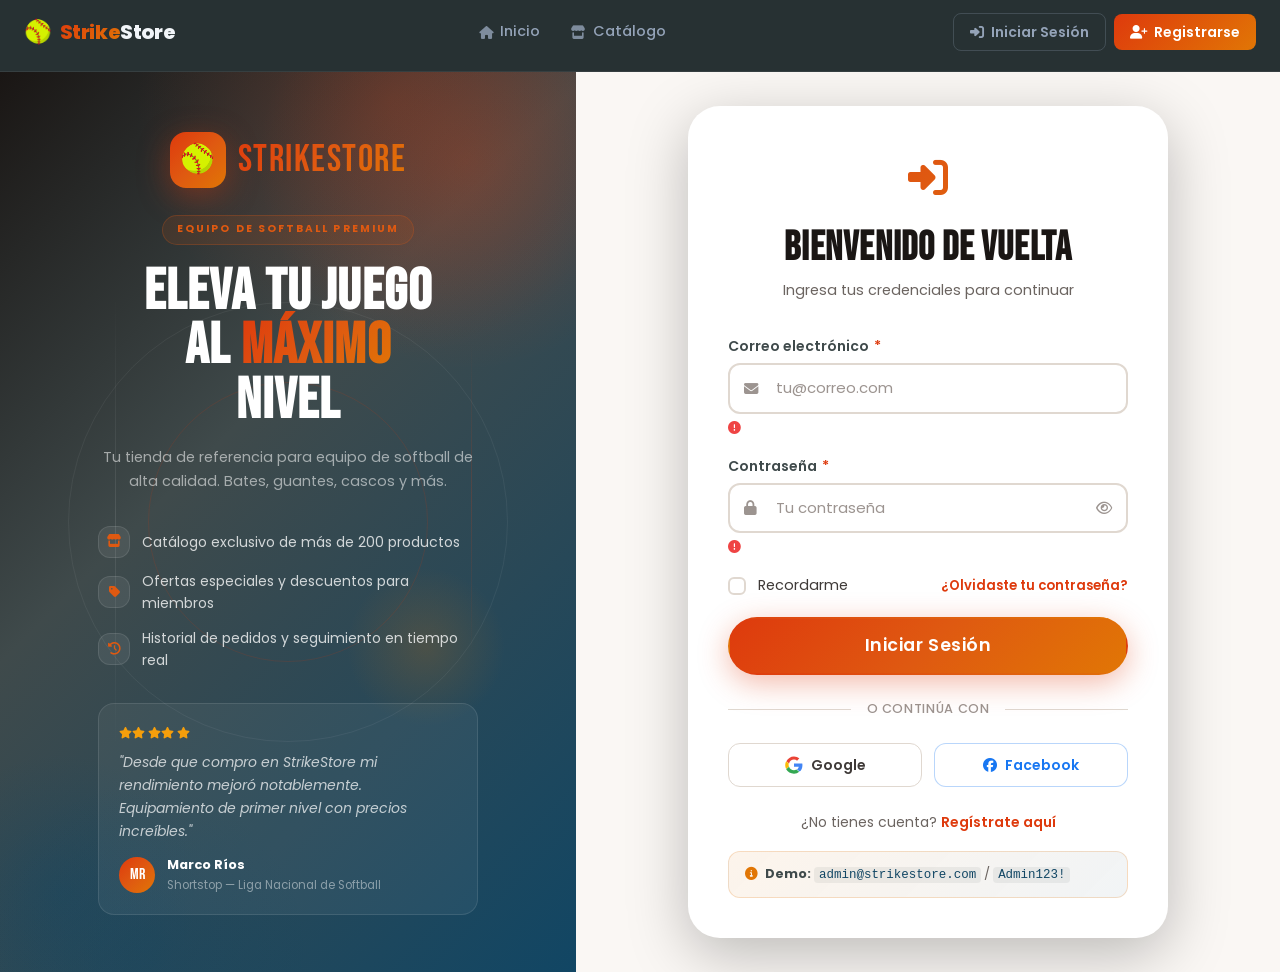
<file: admin.html>
<!DOCTYPE html>
<html lang="es">
<head>
  <meta charset="UTF-8">
  <meta name="viewport" content="width=device-width, initial-scale=1.0">
  <title>Panel de Administración | StrikeStore</title>
  <meta name="robots" content="noindex, nofollow">

  <link rel="icon" type="image/svg+xml" href="assets/favicon.svg">
  <!-- Fonts -->
  <link rel="preconnect" href="https://fonts.googleapis.com">
  <link rel="preconnect" href="https://fonts.gstatic.com" crossorigin>
  <link href="https://fonts.googleapis.com/css2?family=Bebas+Neue&family=Poppins:wght@400;500;600;700;800&display=swap" rel="stylesheet">

  <!-- Font Awesome -->
  <link rel="stylesheet" href="https://cdnjs.cloudflare.com/ajax/libs/font-awesome/6.5.0/css/all.min.css">

  <!-- Styles -->
  <link rel="stylesheet" href="css/styles.css">
  <link rel="stylesheet" href="css/animations.css">

  <style>
    /* ── Admin page overrides & extras ── */
    body { background: var(--color-gray-50); }

    /* Sidebar header */
    .admin-sidebar__header {
      padding: var(--space-6);
      border-bottom: 1px solid rgba(255,255,255,0.06);
      display: flex;
      align-items: center;
      gap: var(--space-3);
    }

    .admin-sidebar__footer {
      padding: var(--space-4);
      border-top: 1px solid rgba(255,255,255,0.06);
    }

    .admin-user-info .name {
      font-size: 0.875rem;
      font-weight: 600;
      color: var(--color-white);
      line-height: 1.3;
    }
    .admin-user-info .role {
      font-size: 0.7rem;
      color: rgba(255,255,255,0.4);
      text-transform: uppercase;
      letter-spacing: 0.08em;
    }

    .admin-avatar-circle {
      width: 40px; height: 40px;
      border-radius: var(--radius-full);
      background: var(--gradient-primary);
      display: flex;
      align-items: center;
      justify-content: center;
      font-family: var(--font-display);
      font-size: 1rem;
      color: var(--color-white);
      font-weight: 700;
      flex-shrink: 0;
      letter-spacing: 0.04em;
    }

    .admin-nav {
      padding: var(--space-4);
      flex: 1;
    }

    .admin-nav-group-label {
      font-size: 0.62rem;
      font-weight: 700;
      letter-spacing: 0.15em;
      text-transform: uppercase;
      color: rgba(255,255,255,0.28);
      padding: 0 var(--space-3);
      margin-bottom: var(--space-2);
      margin-top: var(--space-4);
      display: block;
    }

    .admin-nav-item.danger {
      color: rgba(222,58,13,0.7);
      width: 100%;
      background: none;
      border: none;
    }
    .admin-nav-item.danger:hover {
      background: rgba(222,58,13,0.12);
      color: var(--color-primary);
    }

    /* Section wrapper */
    .admin-section {
      padding: var(--space-8);
      min-height: calc(100vh - var(--navbar-h));
    }

    .admin-header h1 {
      font-family: var(--font-display);
      font-size: 1.6rem;
      letter-spacing: 0.03em;
      color: var(--color-black);
    }

    .admin-date {
      font-size: 0.8rem;
      color: var(--color-gray-400);
      font-weight: 500;
    }

    /* Admin card */
    .admin-card {
      background: var(--color-white);
      border-radius: var(--radius-lg);
      box-shadow: var(--shadow-sm);
      border: 1px solid var(--color-gray-100);
      overflow: hidden;
    }

    .admin-card__header {
      display: flex;
      align-items: center;
      justify-content: space-between;
      padding: var(--space-5) var(--space-6);
      border-bottom: 1px solid var(--color-gray-100);
    }

    .admin-card__header h2 {
      font-family: var(--font-display);
      font-size: 1.2rem;
      letter-spacing: 0.03em;
      color: var(--color-dark);
    }

    /* Admin filters */
    .admin-filters {
      display: flex;
      align-items: center;
      gap: var(--space-4);
      margin-bottom: var(--space-6);
      flex-wrap: wrap;
    }

    /* Stat card colors (match CSS vars) */
    .stat-card--primary .stat-card__icon-wrap { background: rgba(222,58,13,0.1); color: var(--color-primary); }
    .stat-card--blue    .stat-card__icon-wrap { background: rgba(17,70,100,0.1); color: var(--color-blue); }
    .stat-card--accent  .stat-card__icon-wrap { background: rgba(225,118,5,0.1); color: var(--color-accent); }
    .stat-card--danger  .stat-card__icon-wrap { background: rgba(222,58,13,0.08); color: var(--color-primary); }

    /* Tags */
    .tag-category {
      display: inline-block;
      font-size: 0.7rem;
      font-weight: 600;
      letter-spacing: 0.06em;
      text-transform: uppercase;
      padding: 0.2rem 0.6rem;
      border-radius: var(--radius-full);
      background: rgba(17,70,100,0.1);
      color: var(--color-blue);
    }

    /* Stock badges */
    .stock-badge {
      display: inline-block;
      font-size: 0.78rem;
      font-weight: 700;
      padding: 0.2rem 0.6rem;
      border-radius: var(--radius-full);
    }
    .stock-ok    { background: rgba(22,163,74,0.1);  color: #16a34a; }
    .stock-low   { background: rgba(245,158,11,0.12); color: #b45309; }
    .stock-empty { background: rgba(222,58,13,0.1);  color: var(--color-primary); }

    /* Badge styles */
    .badge-new      { background: rgba(17,70,100,0.12); color: var(--color-blue);      font-size:.7rem; font-weight:700; padding:.2rem .55rem; border-radius:var(--radius-full); }
    .badge-sale     { background: rgba(222,58,13,0.12); color: var(--color-primary);   font-size:.7rem; font-weight:700; padding:.2rem .55rem; border-radius:var(--radius-full); }
    .badge-featured { background: rgba(225,118,5,0.12); color: var(--color-accent);    font-size:.7rem; font-weight:700; padding:.2rem .55rem; border-radius:var(--radius-full); }

    /* Table cells */
    .table-product {
      display: flex;
      align-items: center;
      gap: var(--space-3);
    }
    .table-product__name  { font-weight: 600; color: var(--color-dark); font-size: 0.875rem; max-width: 180px; overflow: hidden; text-overflow: ellipsis; }
    .table-product__brand { font-size: 0.75rem; color: var(--color-gray-400); }
    .table-price          { display: flex; flex-direction: column; gap: 1px; }
    .table-price strong   { color: var(--color-dark); }
    .table-price del      { font-size: 0.75rem; color: var(--color-gray-400); }
    .table-rating         { display: flex; align-items: center; gap: 4px; font-weight: 600; font-size: 0.85rem; }
    .table-actions        { display: flex; gap: var(--space-2); }
    .text-accent          { color: var(--color-accent); }
    .text-muted           { color: var(--color-gray-400); font-size: 0.8rem; }

    .btn-edit   { color: var(--color-blue);    background: rgba(17,70,100,0.08); border: none; }
    .btn-edit:hover   { background: rgba(17,70,100,0.18); }
    .btn-delete { color: var(--color-primary); background: rgba(222,58,13,0.08); border: none; }
    .btn-delete:hover { background: rgba(222,58,13,0.18); }

    /* Product Form */
    .product-form { padding: var(--space-8); }

    .form-section {
      margin-bottom: var(--space-8);
      padding-bottom: var(--space-6);
      border-bottom: 1px solid var(--color-gray-100);
    }
    .form-section:last-of-type { border-bottom: none; margin-bottom: 0; }

    .form-section-title {
      font-family: var(--font-display);
      font-size: 1rem;
      letter-spacing: 0.06em;
      text-transform: uppercase;
      color: var(--color-gray-400);
      margin-bottom: var(--space-5);
    }

    .form__row {
      display: grid;
      grid-template-columns: 1fr 1fr;
      gap: var(--space-5);
    }
    .form__row-3 { grid-template-columns: 1fr 1fr 1fr; }

    @media (max-width: 640px) {
      .form__row, .form__row-3 { grid-template-columns: 1fr; }
    }

    .form-group { display: flex; flex-direction: column; gap: var(--space-1); }
    .form-hint  { font-size: 0.75rem; color: var(--color-gray-400); }

    .form-actions {
      display: flex;
      gap: var(--space-4);
      padding-top: var(--space-6);
      flex-wrap: wrap;
    }

    /* Modal */
    .modal {
      position: fixed;
      inset: 0;
      z-index: 1000;
      display: none;
      align-items: center;
      justify-content: center;
    }
    .modal.active { display: flex; }

    .modal-overlay {
      position: absolute;
      inset: 0;
      background: rgba(0,0,0,0.55);
      backdrop-filter: blur(3px);
    }

    .modal-content {
      position: relative;
      z-index: 1;
      background: var(--color-white);
      border-radius: var(--radius-xl);
      box-shadow: var(--shadow-xl);
      max-width: 480px;
      width: 90%;
      animation: modalIn 0.25s ease;
    }

    @keyframes modalIn {
      from { opacity: 0; transform: scale(0.95) translateY(-12px); }
      to   { opacity: 1; transform: scale(1) translateY(0); }
    }

    .modal-header {
      display: flex;
      align-items: center;
      justify-content: space-between;
      padding: var(--space-5) var(--space-6);
      border-bottom: 1px solid var(--color-gray-100);
    }

    .modal-header h3 {
      font-family: var(--font-display);
      font-size: 1.1rem;
      letter-spacing: 0.03em;
      color: var(--color-dark);
      display: flex;
      align-items: center;
      gap: var(--space-2);
    }

    .modal-header h3 i { color: var(--color-primary); }

    .modal-body {
      padding: var(--space-6);
      line-height: 1.7;
      color: var(--color-gray-600);
    }

    .modal-footer {
      display: flex;
      justify-content: flex-end;
      gap: var(--space-3);
      padding: var(--space-5) var(--space-6);
      border-top: 1px solid var(--color-gray-100);
    }

    .modal-close {
      background: none;
      border: none;
      font-size: 1rem;
      color: var(--color-gray-400);
      cursor: pointer;
      padding: var(--space-1);
      border-radius: var(--radius-sm);
      transition: color var(--transition-base), background var(--transition-base);
    }
    .modal-close:hover { color: var(--color-dark); background: var(--color-gray-100); }

    /* Button sizes */
    .btn-sm  { padding: 0.375rem 0.875rem; font-size: 0.8rem; }
    .btn-lg  { padding: 0.75rem 1.5rem; font-size: 0.95rem; }

    /* Responsive sidebar */
    @media (max-width: 768px) {
      .admin-sidebar {
        position: fixed;
        left: -260px;
        top: var(--navbar-h);
        z-index: 200;
        transition: left var(--transition-base);
      }
      .admin-sidebar.open { left: 0; }
      .admin-section { padding: var(--space-4); }
      .admin-header { padding: var(--space-4); }
      .stat-cards { grid-template-columns: repeat(2, 1fr) !important; }
      .form__row { grid-template-columns: 1fr; }
    }
  </style>
</head>
<body>

  <div id="toast-container"></div>
  <nav id="navbar"></nav>

  <div class="admin-page">

    <!-- ═══════════════════════════════════
         SIDEBAR
    ════════════════════════════════════ -->
    <aside class="admin-sidebar" id="admin-sidebar">

      <!-- Header: avatar + user info -->
      <div class="admin-sidebar__header">
        <div id="admin-user-avatar"></div>
        <div class="admin-user-info" id="admin-user-info"></div>
      </div>

      <!-- Navigation -->
      <nav class="admin-nav" aria-label="Panel de administración">
        <span class="admin-nav-group-label">Principal</span>
        <button class="admin-nav-item active" data-section="dashboard" onclick="showSection('dashboard')">
          <i class="fa-solid fa-gauge-high"></i>
          Dashboard
        </button>

        <span class="admin-nav-group-label">Inventario</span>
        <button class="admin-nav-item" data-section="productos" onclick="showSection('productos')">
          <i class="fa-solid fa-box"></i>
          Productos
        </button>
        <button class="admin-nav-item" data-section="nuevo-producto" onclick="showSection('nuevo-producto')">
          <i class="fa-solid fa-circle-plus"></i>
          Nuevo Producto
        </button>
      </nav>

      <!-- Footer links -->
      <div class="admin-sidebar__footer">
        <a href="catalogo.html" class="admin-nav-item">
          <i class="fa-solid fa-store"></i>
          Ver Tienda
        </a>
        <a href="perfil.html" class="admin-nav-item">
          <i class="fa-solid fa-user-circle"></i>
          Mi Perfil
        </a>
        <button class="admin-nav-item danger" onclick="Auth.logout()">
          <i class="fa-solid fa-right-from-bracket"></i>
          Cerrar Sesión
        </button>
      </div>

    </aside>

    <!-- ═══════════════════════════════════
         MAIN CONTENT
    ════════════════════════════════════ -->
    <main class="admin-main" id="admin-main">

      <!-- ── DASHBOARD ── -->
      <section id="section-dashboard" class="admin-section">
        <div class="admin-header">
          <div>
            <h1>Dashboard</h1>
            <p class="admin-date" id="current-date"></p>
          </div>
          <button class="btn btn-primary btn-sm" onclick="showSection('nuevo-producto')">
            <i class="fa-solid fa-plus"></i> Nuevo Producto
          </button>
        </div>

        <!-- Stat cards -->
        <div class="stat-cards" id="stat-cards"></div>

        <!-- Recent products -->
        <div class="admin-card">
          <div class="admin-card__header">
            <h2>Productos Recientes</h2>
            <button class="btn btn-outline btn-sm" onclick="showSection('productos')">
              Ver todos <i class="fa-solid fa-arrow-right"></i>
            </button>
          </div>
          <div id="recent-products-table"></div>
        </div>
      </section>

      <!-- ── PRODUCTS MANAGEMENT ── -->
      <section id="section-productos" class="admin-section" style="display:none">
        <div class="admin-header">
          <div>
            <h1>Gestión de Productos</h1>
            <p class="admin-date" id="products-count-label"></p>
          </div>
          <button class="btn btn-primary" onclick="showSection('nuevo-producto')">
            <i class="fa-solid fa-plus"></i> Nuevo Producto
          </button>
        </div>

        <!-- Filters -->
        <div class="admin-filters">
          <div style="position:relative; flex:1; min-width:200px; max-width:320px;">
            <i class="fa-solid fa-search" style="position:absolute;left:12px;top:50%;transform:translateY(-50%);color:var(--color-gray-400);font-size:.85rem;pointer-events:none;"></i>
            <input type="text" id="admin-search" class="form-input" placeholder="Buscar producto o marca..." style="padding-left:2.25rem;">
          </div>
          <select id="admin-filter-cat" class="form-select" style="max-width:200px;">
            <option value="">Todas las categorías</option>
          </select>
          <select id="admin-filter-badge" class="form-select" style="max-width:160px;">
            <option value="">Todos los badges</option>
            <option value="new">Nuevo</option>
            <option value="sale">Oferta</option>
            <option value="featured">Destacado</option>
          </select>
        </div>

        <!-- Table -->
        <div class="data-table-wrapper">
          <div style="overflow-x:auto;">
            <table class="data-table" id="products-table">
              <thead>
                <tr>
                  <th>Producto</th>
                  <th>Categoría</th>
                  <th>Precio</th>
                  <th>Stock</th>
                  <th>Badge</th>
                  <th>Rating</th>
                  <th>Acciones</th>
                </tr>
              </thead>
              <tbody id="products-tbody"></tbody>
            </table>
          </div>
          <div id="products-empty" style="display:none; text-align:center; padding:3rem; color:var(--color-gray-400);">
            <i class="fa-solid fa-box-open" style="font-size:2.5rem; margin-bottom:1rem; display:block; opacity:.4;"></i>
            <p style="font-weight:600;">No se encontraron productos</p>
            <p style="font-size:.85rem;">Intenta cambiar los filtros de búsqueda</p>
          </div>
        </div>
      </section>

      <!-- ── NEW / EDIT PRODUCT ── -->
      <section id="section-nuevo-producto" class="admin-section" style="display:none">
        <div class="admin-header">
          <div>
            <h1 id="product-form-title">Nuevo Producto</h1>
            <p class="admin-date">Completa todos los campos obligatorios (*)</p>
          </div>
          <button class="btn btn-outline btn-sm" onclick="showSection('productos')">
            <i class="fa-solid fa-arrow-left"></i> Volver
          </button>
        </div>

        <div class="admin-card">
          <form id="product-form" class="product-form" novalidate>
            <input type="hidden" id="edit-product-id">

            <!-- Información básica -->
            <div class="form-section">
              <h3 class="form-section-title"><i class="fa-solid fa-circle-info" style="color:var(--color-primary);margin-right:.4rem;"></i>Información Básica</h3>
              <div class="form__row">
                <div class="form-group">
                  <label class="form-label" for="prod-name">Nombre del Producto *</label>
                  <input type="text" id="prod-name" class="form-input" placeholder="Ej: Louisville Slugger Select" required>
                  <span class="form-error" id="prod-name-error"></span>
                </div>
                <div class="form-group">
                  <label class="form-label" for="prod-brand">Marca *</label>
                  <input type="text" id="prod-brand" class="form-input" placeholder="Ej: Louisville Slugger" required>
                  <span class="form-error" id="prod-brand-error"></span>
                </div>
              </div>
              <div class="form__row" style="margin-top:var(--space-5)">
                <div class="form-group">
                  <label class="form-label" for="prod-category">Categoría *</label>
                  <select id="prod-category" class="form-select" required>
                    <option value="">Seleccionar categoría</option>
                    <option value="bates">Bates</option>
                    <option value="pelotas">Pelotas</option>
                    <option value="guantes">Guantes</option>
                    <option value="guantines">Guantines</option>
                    <option value="cascos">Cascos</option>
                    <option value="bases">Bases</option>
                    <option value="tacos">Tacos</option>
                    <option value="mangas">Mangas</option>
                    <option value="lentes">Lentes</option>
                    <option value="gorras">Gorras</option>
                    <option value="ropa">Ropa</option>
                    <option value="accesorios">Accesorios</option>
                  </select>
                  <span class="form-error" id="prod-category-error"></span>
                </div>
                <div class="form-group">
                  <label class="form-label" for="prod-sku">SKU</label>
                  <input type="text" id="prod-sku" class="form-input" placeholder="Ej: LS-SELECT-34">
                  <span class="form-hint">Código de referencia interno (opcional)</span>
                </div>
              </div>
            </div>

            <!-- Precio y stock -->
            <div class="form-section">
              <h3 class="form-section-title"><i class="fa-solid fa-dollar-sign" style="color:var(--color-accent);margin-right:.4rem;"></i>Precio y Stock</h3>
              <div class="form__row form__row-3">
                <div class="form-group">
                  <label class="form-label" for="prod-price">Precio de Venta *</label>
                  <input type="number" id="prod-price" class="form-input" step="0.01" min="0.01" placeholder="189.99" required>
                  <span class="form-error" id="prod-price-error"></span>
                </div>
                <div class="form-group">
                  <label class="form-label" for="prod-original-price">Precio Original</label>
                  <input type="number" id="prod-original-price" class="form-input" step="0.01" min="0" placeholder="229.99">
                  <span class="form-hint">Precio antes del descuento</span>
                </div>
                <div class="form-group">
                  <label class="form-label" for="prod-stock">Stock *</label>
                  <input type="number" id="prod-stock" class="form-input" min="0" placeholder="10" required>
                  <span class="form-error" id="prod-stock-error"></span>
                </div>
              </div>
            </div>

            <!-- Descripción -->
            <div class="form-section">
              <h3 class="form-section-title"><i class="fa-solid fa-align-left" style="color:var(--color-blue);margin-right:.4rem;"></i>Descripción</h3>
              <div class="form-group" style="margin-bottom:var(--space-5)">
                <label class="form-label" for="prod-desc">Descripción Corta *</label>
                <input type="text" id="prod-desc" class="form-input" placeholder="Descripción breve (1-2 oraciones)" required maxlength="200">
                <span class="form-error" id="prod-desc-error"></span>
              </div>
              <div class="form-group" style="margin-bottom:var(--space-5)">
                <label class="form-label" for="prod-full-desc">Descripción Completa</label>
                <textarea id="prod-full-desc" class="form-textarea" rows="4" placeholder="Descripción detallada del producto, materiales, tecnologías..."></textarea>
              </div>
              <div class="form-group">
                <label class="form-label" for="prod-features">Características (una por línea)</label>
                <textarea id="prod-features" class="form-textarea" rows="4" placeholder="Característica 1&#10;Característica 2&#10;Característica 3"></textarea>
                <span class="form-hint">Ingresa cada característica en una línea separada</span>
              </div>
            </div>

            <!-- Configuración adicional -->
            <div class="form-section">
              <h3 class="form-section-title"><i class="fa-solid fa-sliders" style="color:var(--color-dark);margin-right:.4rem;"></i>Configuración Adicional</h3>
              <div class="form__row">
                <div class="form-group">
                  <label class="form-label" for="prod-badge">Badge</label>
                  <select id="prod-badge" class="form-select">
                    <option value="">Sin badge</option>
                    <option value="new">Nuevo</option>
                    <option value="sale">Oferta</option>
                    <option value="featured">Destacado</option>
                  </select>
                  <span class="form-hint">Etiqueta visible en la tarjeta del producto</span>
                </div>
                <div class="form-group">
                  <label class="form-label" for="prod-rating">Rating (1.0 – 5.0)</label>
                  <input type="number" id="prod-rating" class="form-input" min="1" max="5" step="0.1" value="4.5">
                  <span class="form-hint">Puntuación promedio del producto</span>
                </div>
              </div>
            </div>

            <!-- Actions -->
            <div class="form-actions">
              <button type="submit" class="btn btn-primary btn-lg" id="product-submit-btn">
                <i class="fa-solid fa-floppy-disk"></i> Guardar Producto
              </button>
              <button type="button" class="btn btn-outline btn-lg" onclick="resetForm()">
                <i class="fa-solid fa-xmark"></i> Cancelar
              </button>
            </div>

          </form>
        </div>
      </section>

    </main>
  </div>

  <!-- ═══════════════════════
       DELETE MODAL
  ════════════════════════ -->
  <div class="modal" id="delete-modal" role="dialog" aria-modal="true" aria-labelledby="delete-modal-title">
    <div class="modal-overlay" onclick="closeDeleteModal()"></div>
    <div class="modal-content">
      <div class="modal-header">
        <h3 id="delete-modal-title"><i class="fa-solid fa-triangle-exclamation"></i> Confirmar Eliminación</h3>
        <button class="modal-close" onclick="closeDeleteModal()" aria-label="Cerrar modal">
          <i class="fa-solid fa-xmark"></i>
        </button>
      </div>
      <div class="modal-body">
        <p>¿Estás seguro de que deseas eliminar <strong id="delete-product-name"></strong>?</p>
        <p style="margin-top:.5rem; font-size:.85rem; color:var(--color-gray-400);">Esta acción no se puede deshacer y el producto quedará eliminado permanentemente.</p>
      </div>
      <div class="modal-footer">
        <button class="btn btn-outline" onclick="closeDeleteModal()">Cancelar</button>
        <button class="btn btn-danger" id="confirm-delete-btn">
          <i class="fa-solid fa-trash"></i> Eliminar
        </button>
      </div>
    </div>
  </div>

  <!-- ═══════════════════════
       FOOTER MÍNIMO ADMIN
  ════════════════════════ -->
  <footer style="background:var(--color-black); border-top:1px solid rgba(255,255,255,0.05); padding:var(--space-5) var(--space-8); display:flex; align-items:center; justify-content:space-between; flex-wrap:wrap; gap:var(--space-3);">
    <div style="display:flex;align-items:center;gap:.6rem;">
      <div style="width:28px;height:28px;background:var(--gradient-primary);border-radius:8px;display:flex;align-items:center;justify-content:center;font-size:.9rem;">🥎</div>
      <span style="font-family:var(--font-display);font-size:1.1rem;background:var(--gradient-primary);-webkit-background-clip:text;-webkit-text-fill-color:transparent;background-clip:text;letter-spacing:.04em;">StrikeStore</span>
      <span style="font-size:.7rem;color:rgba(255,255,255,.25);margin-left:.25rem;">Admin</span>
    </div>
    <p style="font-size:.75rem;color:rgba(255,255,255,.25);">&copy; 2025 StrikeStore. Panel de administración.</p>
  </footer>

  <!-- Scripts -->
  <script src="js/utils.js"></script>
  <script src="js/data.js"></script>
  <script src="js/auth.js"></script>
  <script src="js/nav.js"></script>
  <script src="js/admin.js"></script>
</body>
</html>
</file>
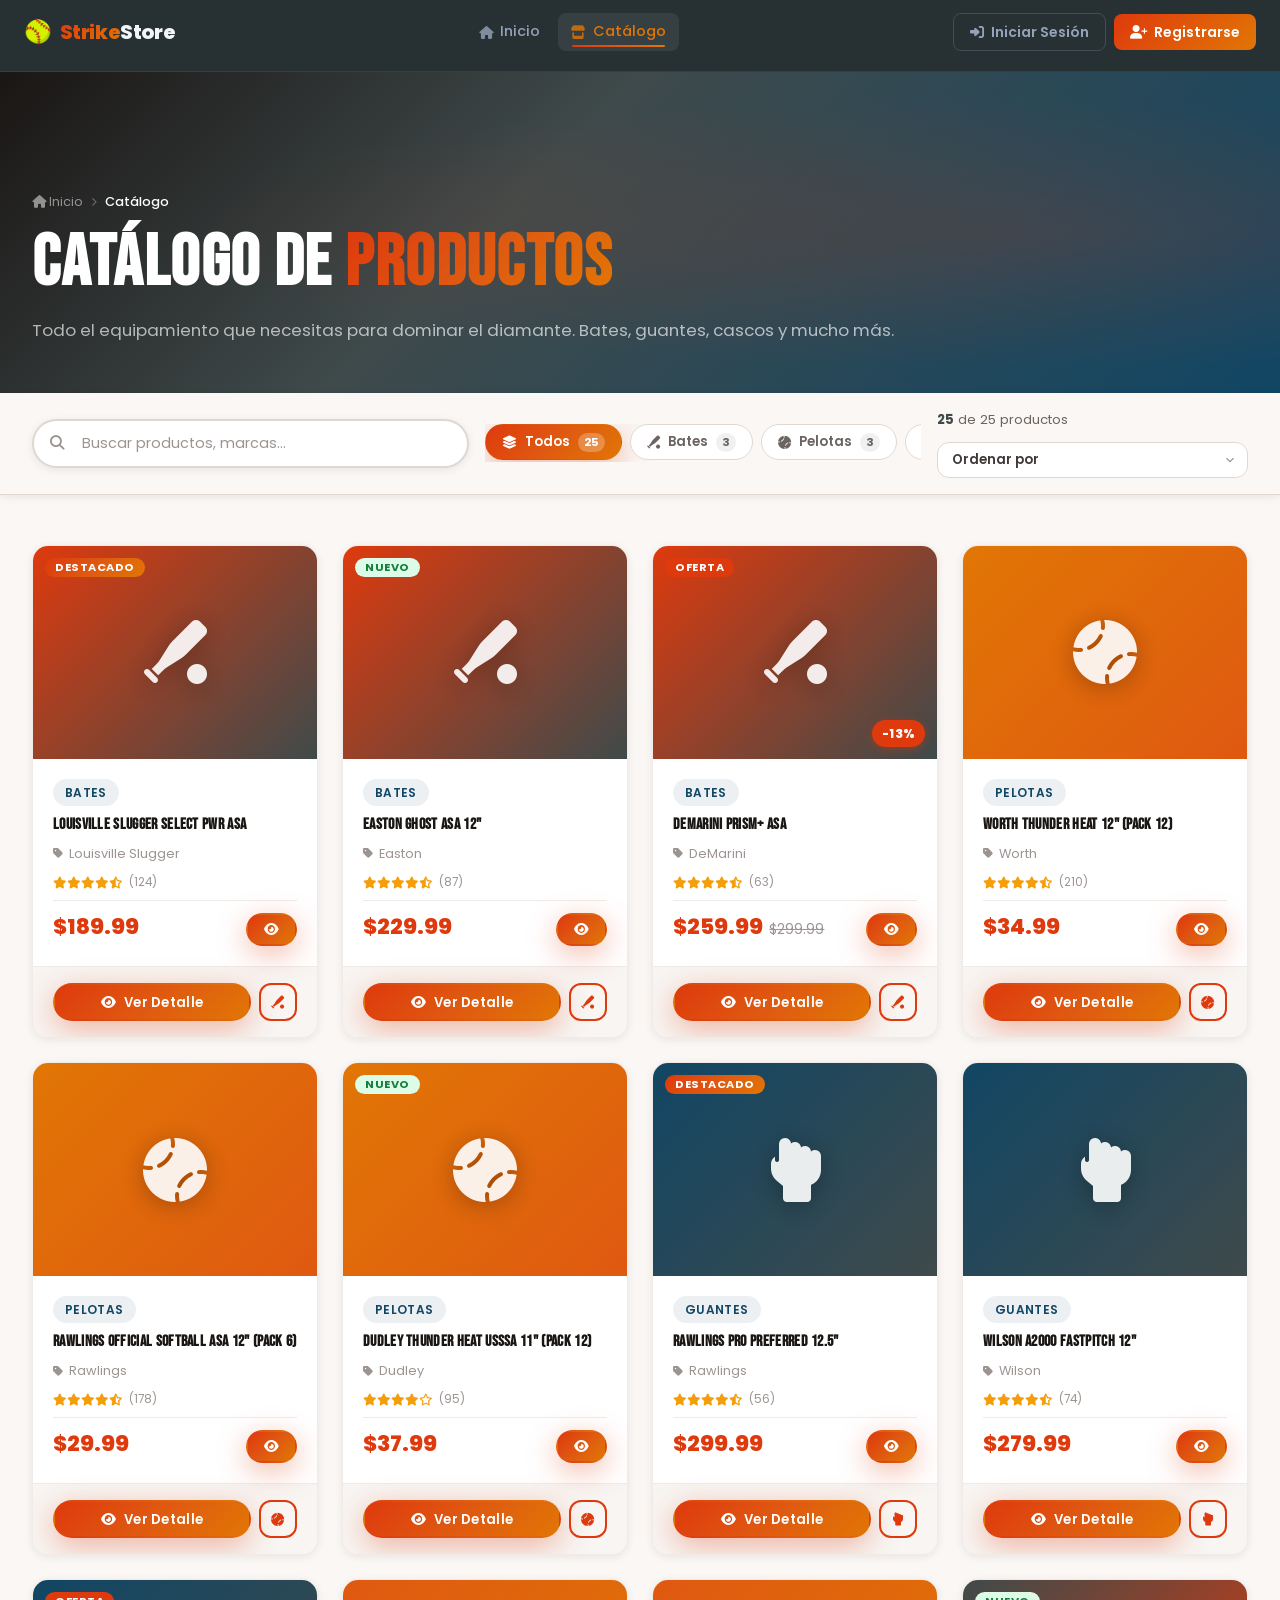
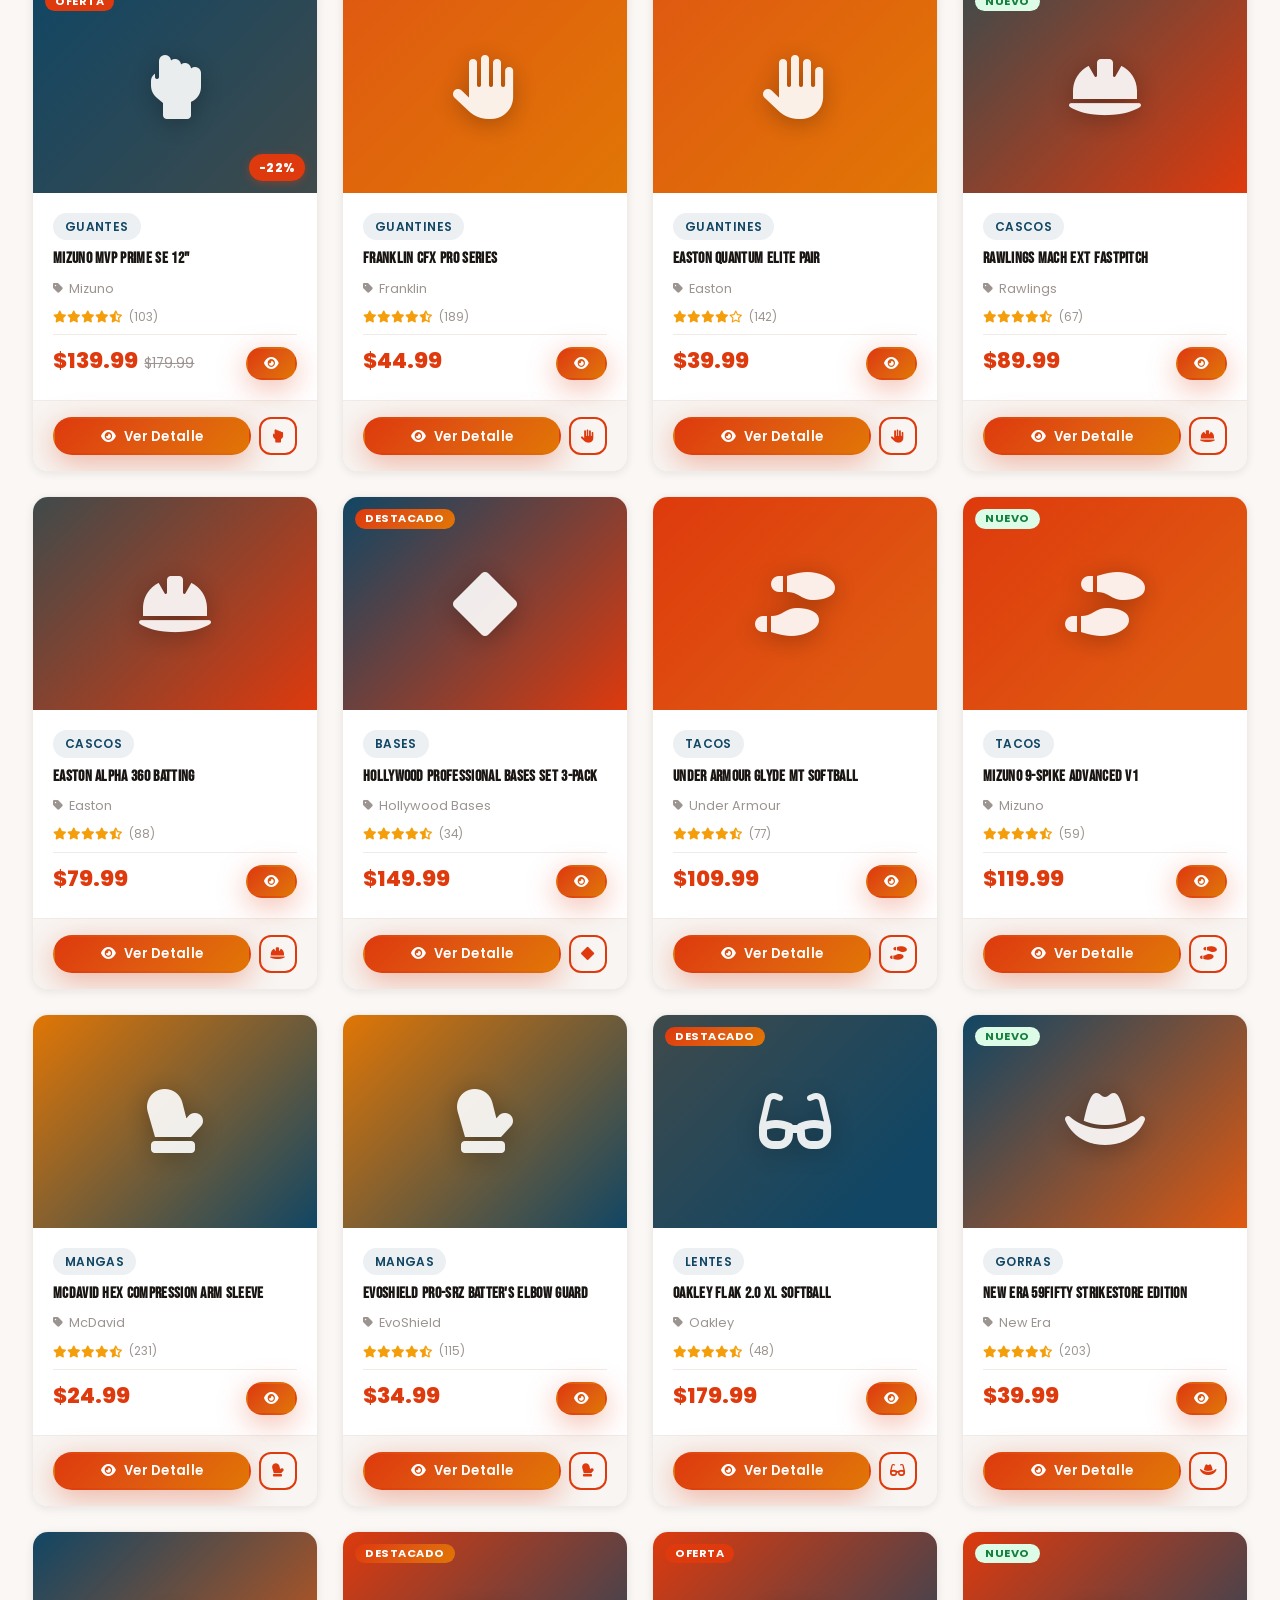
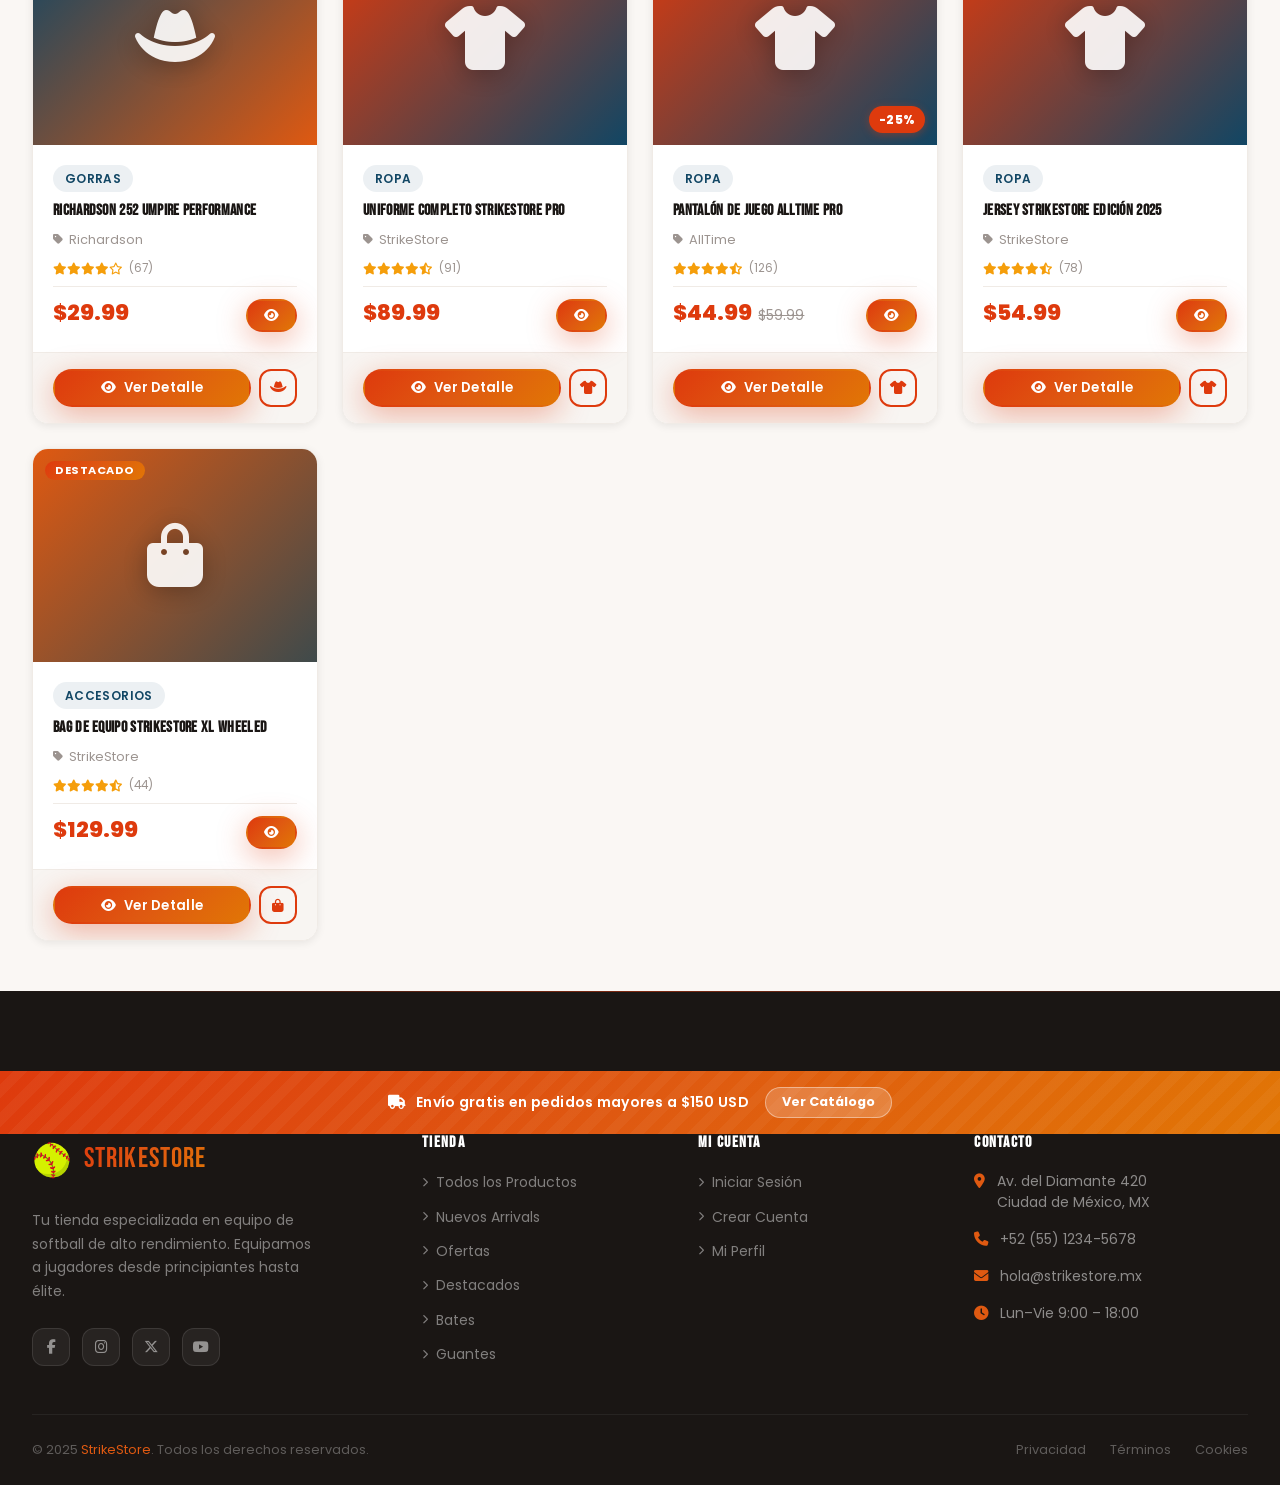
<file: catalogo.html>
<!DOCTYPE html>
<html lang="es">
<head>
  <meta charset="UTF-8">
  <meta name="viewport" content="width=device-width, initial-scale=1.0">
  <title>Catálogo de Productos | StrikeStore</title>
  <meta name="description" content="Explora el catálogo completo de StrikeStore. Bates, guantes, cascos, uniformes y más para softball.">
  <meta name="keywords" content="catálogo softball, bates, guantes, cascos, equipo softball">

  <!-- Open Graph -->
  <meta property="og:type" content="website">
  <meta property="og:title" content="Catálogo de Productos | StrikeStore">
  <meta property="og:description" content="Explora el catálogo completo de StrikeStore. Todo el equipo que necesitas para softball.">
  <meta property="og:site_name" content="StrikeStore">

  <link rel="icon" type="image/svg+xml" href="assets/favicon.svg">
  <!-- Fonts -->
  <link rel="preconnect" href="https://fonts.googleapis.com">
  <link rel="preconnect" href="https://fonts.gstatic.com" crossorigin>
  <link href="https://fonts.googleapis.com/css2?family=Bebas+Neue&family=Poppins:wght@400;500;600;700;800&display=swap" rel="stylesheet">

  <!-- Font Awesome -->
  <link rel="stylesheet" href="https://cdnjs.cloudflare.com/ajax/libs/font-awesome/6.5.0/css/all.min.css">

  <!-- Styles -->
  <link rel="stylesheet" href="css/animations.css">
  <link rel="stylesheet" href="css/styles.css">
</head>
<body>

  <div id="toast-container"></div>
  <nav id="navbar"></nav>

  <!-- ── Page Header ───────────────────────────────────────────────────── -->
  <section class="catalog-header">
    <div class="container">
      <div class="catalog-header__content">

        <!-- Breadcrumb -->
        <nav class="breadcrumb" aria-label="Navegación">
          <a href="index.html" class="breadcrumb-item">
            <i class="fa-solid fa-house"></i> Inicio
          </a>
          <span class="breadcrumb-sep"><i class="fa-solid fa-chevron-right"></i></span>
          <span class="breadcrumb-item active">Catálogo</span>
        </nav>

        <!-- Title -->
        <h1 class="catalog-header__title reveal-down">
          Catálogo de <span class="text-gradient">Productos</span>
        </h1>
        <p class="catalog-header__subtitle reveal">
          Todo el equipamiento que necesitas para dominar el diamante. Bates, guantes, cascos y mucho más.
        </p>

      </div>
    </div>
  </section>

  <!-- ── Catalog Controls (sticky) ────────────────────────────────────── -->
  <div class="catalog-controls" id="catalog-controls">
    <div class="container">
      <div class="catalog-controls-inner">

        <!-- Search bar -->
        <div class="search-bar">
          <i class="fa-solid fa-search search-icon" aria-hidden="true"></i>
          <input
            type="text"
            id="search-input"
            class="form-input"
            placeholder="Buscar productos, marcas..."
            autocomplete="off"
            aria-label="Buscar productos"
          >
        </div>

        <!-- Filter tabs -->
        <div class="filter-tabs" id="filter-tabs" role="tablist" aria-label="Filtrar por categoría">
          <!-- Renderizado por JS -->
        </div>

        <!-- Sort + count -->
        <div class="catalog-meta" style="display:flex; align-items:center; gap:0.75rem; flex-shrink:0; flex-wrap:wrap;">
          <span id="products-count" class="products-count" aria-live="polite"></span>
          <select id="sort-select" class="sort-select form-select" aria-label="Ordenar productos">
            <option value="default">Ordenar por</option>
            <option value="price-asc">Menor precio</option>
            <option value="price-desc">Mayor precio</option>
            <option value="rating">Mejor valorados</option>
            <option value="name">Nombre A-Z</option>
            <option value="new">Más nuevos</option>
          </select>
        </div>

      </div>
    </div>
  </div>

  <!-- ── Products Grid ─────────────────────────────────────────────────── -->
  <main class="section section-sm" id="main-content">
    <div class="container">

      <!-- Loading skeleton (visible hasta que JS carga) -->
      <div id="loading-skeleton" class="product-grid" aria-label="Cargando productos...">
        <div class="product-card" style="pointer-events:none" aria-hidden="true">
          <div class="skeleton skeleton-img"></div>
          <div class="product-card__body" style="gap:0.75rem">
            <div class="skeleton skeleton-text" style="width:45%"></div>
            <div class="skeleton skeleton-text" style="width:80%"></div>
            <div class="skeleton skeleton-text" style="width:60%"></div>
            <div class="skeleton skeleton-text" style="width:35%"></div>
          </div>
        </div>
        <div class="product-card" style="pointer-events:none" aria-hidden="true">
          <div class="skeleton skeleton-img"></div>
          <div class="product-card__body" style="gap:0.75rem">
            <div class="skeleton skeleton-text" style="width:45%"></div>
            <div class="skeleton skeleton-text" style="width:80%"></div>
            <div class="skeleton skeleton-text" style="width:60%"></div>
            <div class="skeleton skeleton-text" style="width:35%"></div>
          </div>
        </div>
        <div class="product-card" style="pointer-events:none" aria-hidden="true">
          <div class="skeleton skeleton-img"></div>
          <div class="product-card__body" style="gap:0.75rem">
            <div class="skeleton skeleton-text" style="width:45%"></div>
            <div class="skeleton skeleton-text" style="width:80%"></div>
            <div class="skeleton skeleton-text" style="width:60%"></div>
            <div class="skeleton skeleton-text" style="width:35%"></div>
          </div>
        </div>
        <div class="product-card" style="pointer-events:none" aria-hidden="true">
          <div class="skeleton skeleton-img"></div>
          <div class="product-card__body" style="gap:0.75rem">
            <div class="skeleton skeleton-text" style="width:45%"></div>
            <div class="skeleton skeleton-text" style="width:80%"></div>
            <div class="skeleton skeleton-text" style="width:60%"></div>
            <div class="skeleton skeleton-text" style="width:35%"></div>
          </div>
        </div>
      </div>

      <!-- Products grid (llenado por JS) -->
      <div id="products-grid" class="product-grid" style="display:none" role="list" aria-label="Productos"></div>

      <!-- Empty state -->
      <div id="no-products" class="no-products" style="display:none" role="status" aria-live="polite">
        <i class="fa-solid fa-box-open no-products__icon" aria-hidden="true"></i>
        <h3 class="no-products__title">No se encontraron productos</h3>
        <p class="no-products__text">Intenta con otros términos de búsqueda o selecciona una categoría diferente.</p>
        <button class="btn btn-primary" onclick="clearFilters()" style="margin-top:0.5rem">
          <i class="fa-solid fa-rotate-left"></i> Limpiar Filtros
        </button>
      </div>

    </div>
  </main>

  <!-- ── Footer ────────────────────────────────────────────────────────── -->
  <footer class="footer" role="contentinfo">

    <!-- Promo banner top -->
    <div class="promo-banner">
      <span class="promo-banner__text">
        <i class="fa-solid fa-truck" style="margin-right:0.4rem"></i>
        Envío gratis en pedidos mayores a $150 USD
      </span>
      <a href="catalogo.html" class="promo-banner__cta">Ver Catálogo</a>
    </div>

    <div class="container">
      <div class="footer-grid">

        <!-- Brand -->
        <div class="footer-brand">
          <div class="footer-brand__logo">
            <span style="font-size:2rem">🥎</span>
            <span class="footer-brand__name">StrikeStore</span>
          </div>
          <p class="footer-brand__description">
            Tu tienda especializada en equipo de softball de alto rendimiento. Equipamos a jugadores desde principiantes hasta élite.
          </p>
          <div class="footer-brand__social">
            <a href="#" class="social-link" aria-label="Facebook" title="Síguenos en Facebook">
              <i class="fa-brands fa-facebook-f"></i>
            </a>
            <a href="#" class="social-link" aria-label="Instagram" title="Síguenos en Instagram">
              <i class="fa-brands fa-instagram"></i>
            </a>
            <a href="#" class="social-link" aria-label="Twitter / X" title="Síguenos en Twitter">
              <i class="fa-brands fa-x-twitter"></i>
            </a>
            <a href="#" class="social-link" aria-label="YouTube" title="Canal de YouTube">
              <i class="fa-brands fa-youtube"></i>
            </a>
          </div>
        </div>

        <!-- Tienda -->
        <div class="footer-col">
          <h3 class="footer-col__title">Tienda</h3>
          <ul class="footer-links">
            <li><a href="catalogo.html" class="footer-link"><i class="fa-solid fa-chevron-right" style="font-size:0.6rem"></i> Todos los Productos</a></li>
            <li><a href="catalogo.html?tipo=new" class="footer-link"><i class="fa-solid fa-chevron-right" style="font-size:0.6rem"></i> Nuevos Arrivals</a></li>
            <li><a href="catalogo.html?tipo=sale" class="footer-link"><i class="fa-solid fa-chevron-right" style="font-size:0.6rem"></i> Ofertas</a></li>
            <li><a href="catalogo.html?tipo=featured" class="footer-link"><i class="fa-solid fa-chevron-right" style="font-size:0.6rem"></i> Destacados</a></li>
            <li><a href="catalogo.html?categoria=bates" class="footer-link"><i class="fa-solid fa-chevron-right" style="font-size:0.6rem"></i> Bates</a></li>
            <li><a href="catalogo.html?categoria=guantes" class="footer-link"><i class="fa-solid fa-chevron-right" style="font-size:0.6rem"></i> Guantes</a></li>
          </ul>
        </div>

        <!-- Cuenta -->
        <div class="footer-col">
          <h3 class="footer-col__title">Mi Cuenta</h3>
          <ul class="footer-links">
            <li><a href="login.html" class="footer-link"><i class="fa-solid fa-chevron-right" style="font-size:0.6rem"></i> Iniciar Sesión</a></li>
            <li><a href="registro.html" class="footer-link"><i class="fa-solid fa-chevron-right" style="font-size:0.6rem"></i> Crear Cuenta</a></li>
            <li><a href="perfil.html" class="footer-link"><i class="fa-solid fa-chevron-right" style="font-size:0.6rem"></i> Mi Perfil</a></li>
          </ul>
        </div>

        <!-- Contacto -->
        <div class="footer-col">
          <h3 class="footer-col__title">Contacto</h3>
          <div class="footer-contact-item">
            <i class="fa-solid fa-location-dot"></i>
            <span>Av. del Diamante 420<br>Ciudad de México, MX</span>
          </div>
          <div class="footer-contact-item">
            <i class="fa-solid fa-phone"></i>
            <span>+52 (55) 1234-5678</span>
          </div>
          <div class="footer-contact-item">
            <i class="fa-solid fa-envelope"></i>
            <span>hola@strikestore.mx</span>
          </div>
          <div class="footer-contact-item">
            <i class="fa-solid fa-clock"></i>
            <span>Lun–Vie 9:00 – 18:00</span>
          </div>
        </div>

      </div>

      <!-- Footer bottom -->
      <div class="footer-bottom">
        <p class="footer-bottom__copyright">
          &copy; 2025 <span>StrikeStore</span>. Todos los derechos reservados.
        </p>
        <div class="footer-bottom__links">
          <a href="#">Privacidad</a>
          <a href="#">Términos</a>
          <a href="#">Cookies</a>
        </div>
      </div>

    </div>
  </footer>

  <!-- Back to Top -->
  <button class="back-to-top" id="back-to-top" aria-label="Volver arriba" title="Volver arriba">
    <i class="fa-solid fa-chevron-up"></i>
  </button>

  <!-- Scripts -->
  <script src="js/utils.js"></script>
  <script src="js/data.js"></script>
  <script src="js/auth.js"></script>
  <script src="js/nav.js"></script>
  <script src="js/catalog.js"></script>

</body>
</html>
</file>
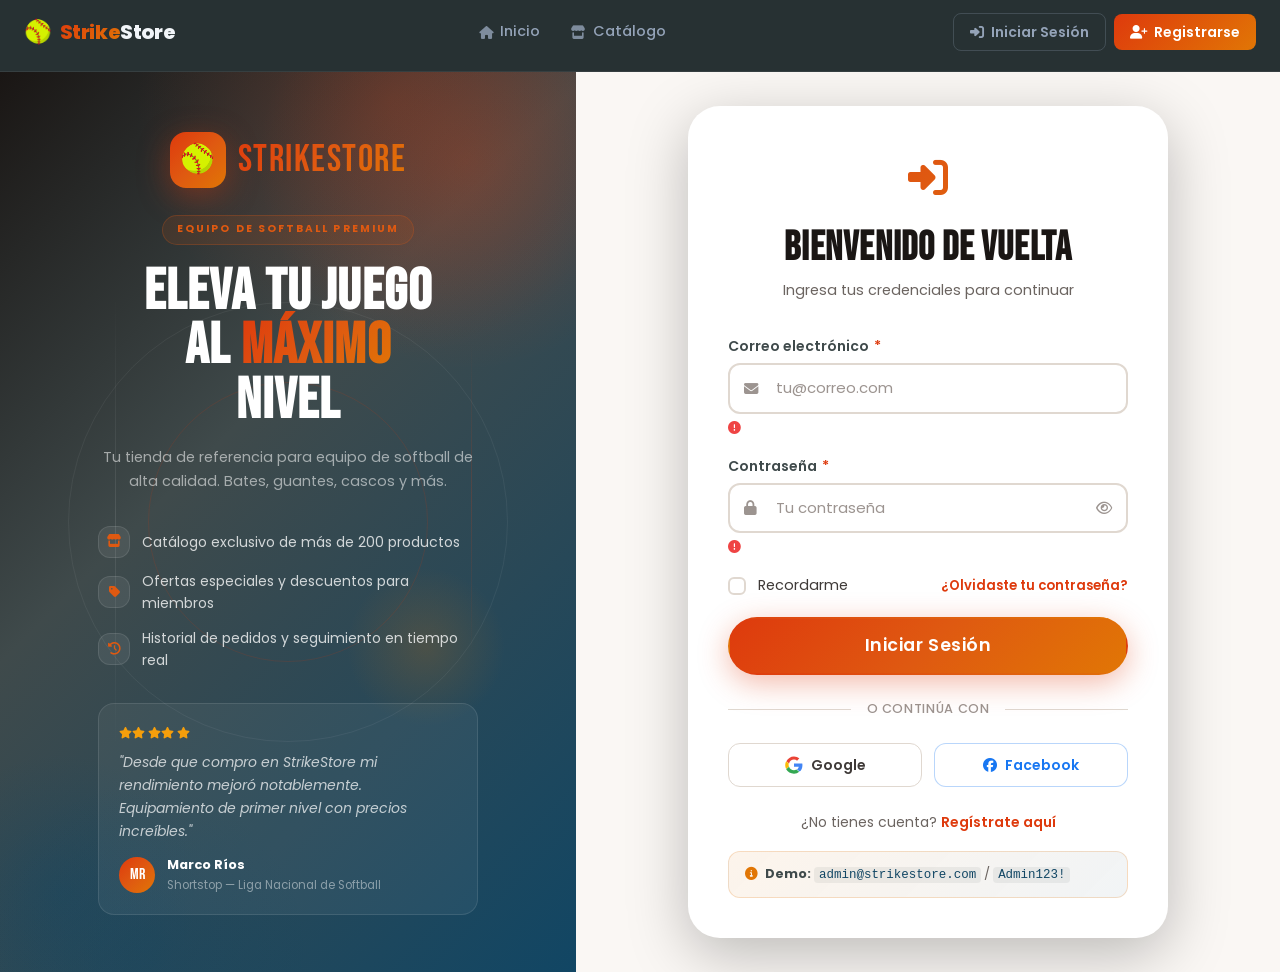
<file: login.html>
<!DOCTYPE html>
<html lang="es">
<head>
  <meta charset="UTF-8" />
  <meta name="viewport" content="width=device-width, initial-scale=1.0" />
  <title>Iniciar Sesión | StrikeStore</title>
  <meta name="description" content="Accede a tu cuenta StrikeStore. Encuentra el mejor equipo de softball." />
  <meta name="robots" content="noindex" />

  <link rel="icon" type="image/svg+xml" href="assets/favicon.svg">
  <!-- Fonts -->
  <link rel="preconnect" href="https://fonts.googleapis.com" />
  <link rel="preconnect" href="https://fonts.gstatic.com" crossorigin />
  <link href="https://fonts.googleapis.com/css2?family=Bebas+Neue&family=Poppins:wght@400;500;600;700;800&display=swap" rel="stylesheet" />

  <!-- Font Awesome -->
  <link rel="stylesheet" href="https://cdnjs.cloudflare.com/ajax/libs/font-awesome/6.5.1/css/all.min.css" />

  <!-- Styles -->
  <link rel="stylesheet" href="css/styles.css" />
  <link rel="stylesheet" href="css/animations.css" />

  <style>
    /* ── Auth-page overrides & enhancements ── */
    body {
      overflow: hidden;
    }

    /* Decorative orbs on the brand side */
    .auth-deco-orb {
      position: absolute;
      border-radius: 50%;
      pointer-events: none;
    }
    .auth-deco-orb--1 {
      width: 420px; height: 420px;
      top: -120px; right: -100px;
      background: radial-gradient(circle, rgba(222,58,13,0.22) 0%, transparent 70%);
    }
    .auth-deco-orb--2 {
      width: 280px; height: 280px;
      bottom: -60px; left: -80px;
      background: radial-gradient(circle, rgba(17,70,100,0.35) 0%, transparent 70%);
    }
    .auth-deco-orb--3 {
      width: 160px; height: 160px;
      top: 55%; left: 60%;
      background: radial-gradient(circle, rgba(225,118,5,0.18) 0%, transparent 70%);
    }

    /* Decorative circles & lines */
    .auth-deco-circle {
      position: absolute;
      border-radius: 50%;
      pointer-events: none;
    }
    .auth-deco-circle--lg {
      width: 440px; height: 440px;
      border: 1.5px solid rgba(255,255,255,0.06);
      top: 50%; left: 50%;
      transform: translate(-50%,-50%);
    }
    .auth-deco-circle--md {
      width: 280px; height: 280px;
      border: 1px solid rgba(222,58,13,0.15);
      top: 50%; left: 50%;
      transform: translate(-50%,-50%);
    }
    .auth-deco-line {
      position: absolute;
      pointer-events: none;
    }
    .auth-deco-line--v {
      width: 1px;
      height: 50%;
      background: linear-gradient(to bottom, transparent, rgba(255,255,255,0.1), transparent);
      top: 25%; left: 20%;
    }
    .auth-deco-line--v2 {
      width: 1px;
      height: 35%;
      background: linear-gradient(to bottom, transparent, rgba(222,58,13,0.2), transparent);
      top: 30%; right: 18%;
    }

    /* Brand-side tagline */
    .auth-brand-tagline {
      display: inline-block;
      font-size: 0.65rem;
      font-weight: 700;
      letter-spacing: 0.2em;
      text-transform: uppercase;
      color: var(--color-secondary);
      background: rgba(223,89,17,0.12);
      border: 1px solid rgba(223,89,17,0.25);
      padding: 0.35rem 0.875rem;
      border-radius: var(--radius-full);
      margin-bottom: var(--space-5);
    }

    .auth-brand-headline {
      font-family: var(--font-display);
      font-size: clamp(2.4rem, 4.5vw, 3.75rem);
      color: var(--color-white);
      line-height: 0.95;
      letter-spacing: 0.02em;
      margin-bottom: var(--space-4);
    }
    .auth-brand-headline .hl {
      background: var(--gradient-primary);
      -webkit-background-clip: text;
      -webkit-text-fill-color: transparent;
      background-clip: text;
    }

    .auth-brand-desc {
      font-size: 0.9rem;
      color: rgba(255,255,255,0.55);
      line-height: 1.7;
      margin-bottom: var(--space-8);
    }

    /* Feature list */
    .auth-feature-list {
      display: flex;
      flex-direction: column;
      gap: var(--space-3);
      text-align: left;
      margin-bottom: var(--space-8);
    }
    .auth-feature-item {
      display: flex;
      align-items: center;
      gap: var(--space-3);
      font-size: 0.875rem;
      color: rgba(255,255,255,0.78);
    }
    .auth-feature-item .fi-icon {
      width: 32px; height: 32px;
      border-radius: var(--radius-md);
      background: rgba(255,255,255,0.07);
      border: 1px solid rgba(255,255,255,0.1);
      display: flex;
      align-items: center;
      justify-content: center;
      font-size: 0.8rem;
      color: var(--color-secondary);
      flex-shrink: 0;
    }

    /* Testimonial */
    .auth-testimonial {
      background: rgba(255,255,255,0.05);
      border: 1px solid rgba(255,255,255,0.1);
      border-radius: var(--radius-lg);
      padding: var(--space-5);
      text-align: left;
    }
    .auth-testimonial__quote {
      font-size: 0.875rem;
      color: rgba(255,255,255,0.72);
      line-height: 1.65;
      font-style: italic;
      margin-bottom: var(--space-3);
    }
    .auth-testimonial__author {
      display: flex;
      align-items: center;
      gap: var(--space-3);
    }
    .auth-testimonial__avatar {
      width: 36px; height: 36px;
      border-radius: var(--radius-full);
      background: var(--gradient-primary);
      display: flex;
      align-items: center;
      justify-content: center;
      font-family: var(--font-display);
      font-size: 1rem;
      color: var(--color-white);
      flex-shrink: 0;
    }
    .auth-testimonial__name {
      font-size: 0.8rem;
      font-weight: 700;
      color: var(--color-white);
    }
    .auth-testimonial__role {
      font-size: 0.72rem;
      color: rgba(255,255,255,0.45);
    }
    .auth-testimonial__stars {
      color: #f59e0b;
      font-size: 0.72rem;
      margin-bottom: var(--space-2);
    }

    /* Form side scroll */
    .auth-form-side {
      overflow-y: auto;
      max-height: 100vh;
    }
    @media (max-width: 640px) {
      body { overflow-y: auto; }
      .auth-form-side { max-height: none; overflow: visible; }
    }

    /* Password toggle button */
    .input-icon-right {
      background: none;
      border: none;
    }

    /* Remember me & forgot row */
    .auth-options-row {
      display: flex;
      align-items: center;
      justify-content: space-between;
      gap: var(--space-3);
      flex-wrap: wrap;
      margin-bottom: var(--space-5);
    }
    .auth-forgot-link {
      font-size: 0.82rem;
      color: var(--color-primary);
      font-weight: 600;
      text-decoration: none;
      transition: color var(--transition-base);
      white-space: nowrap;
    }
    .auth-forgot-link:hover {
      color: var(--color-secondary);
    }

    /* Social buttons */
    .auth-social-btns {
      display: grid;
      grid-template-columns: 1fr 1fr;
      gap: var(--space-3);
      margin-bottom: var(--space-5);
    }
    .btn-social {
      display: inline-flex;
      align-items: center;
      justify-content: center;
      gap: var(--space-2);
      padding: 0.65rem 1rem;
      border-radius: var(--radius-md);
      font-size: 0.875rem;
      font-weight: 600;
      cursor: pointer;
      border: 1.5px solid var(--color-gray-200);
      background: var(--color-white);
      color: var(--color-gray-800);
      transition:
        border-color var(--transition-base),
        background var(--transition-base),
        transform var(--transition-spring),
        box-shadow var(--transition-base);
    }
    .btn-social:hover {
      border-color: var(--color-gray-400);
      background: var(--color-gray-50);
      transform: translateY(-1px);
      box-shadow: var(--shadow-sm);
    }
    .btn-social img {
      width: 18px; height: 18px;
    }
    .btn-social--fb {
      color: #1877f2;
      border-color: rgba(24,119,242,0.3);
    }
    .btn-social--fb:hover {
      background: rgba(24,119,242,0.05);
      border-color: rgba(24,119,242,0.5);
    }

    /* Demo credentials box */
    .auth-demo-box {
      background: linear-gradient(135deg, rgba(225,118,5,0.08) 0%, rgba(17,70,100,0.06) 100%);
      border: 1px solid rgba(225,118,5,0.2);
      border-radius: var(--radius-md);
      padding: var(--space-3) var(--space-4);
      margin-top: var(--space-4);
      font-size: 0.8rem;
      color: var(--color-gray-600);
      line-height: 1.5;
    }
    .auth-demo-box strong {
      color: var(--color-dark);
      font-weight: 700;
    }
    .auth-demo-box code {
      font-family: 'Courier New', monospace;
      background: rgba(63,74,75,0.08);
      padding: 1px 5px;
      border-radius: 4px;
      font-size: 0.78rem;
      color: var(--color-blue);
    }
    .auth-demo-icon {
      color: var(--color-accent);
      margin-right: var(--space-1);
    }

    /* Spinner inside button */
    @keyframes spin {
      to { transform: rotate(360deg); }
    }
    .btn-spinner {
      display: inline-block;
      width: 16px; height: 16px;
      border: 2px solid rgba(255,255,255,0.35);
      border-top-color: #fff;
      border-radius: 50%;
      animation: spin 0.65s linear infinite;
      flex-shrink: 0;
    }
  </style>
</head>

<body>
  <!-- Navbar placeholder (nav.js lo inyecta) -->
  <nav id="navbar" aria-label="Navegación principal"></nav>

  <!-- ================================================================
       AUTH PAGE — SPLIT LAYOUT
       ================================================================ -->
  <main class="auth-page" id="main-content" role="main">
    <div class="auth-split">

      <!-- ============================================================
           LADO IZQUIERDO — BRAND / DECORATIVO (oculto en móvil)
           ============================================================ -->
      <aside class="auth-brand" aria-hidden="true">
        <!-- Decorative elements -->
        <div class="auth-deco-orb auth-deco-orb--1"></div>
        <div class="auth-deco-orb auth-deco-orb--2"></div>
        <div class="auth-deco-orb auth-deco-orb--3"></div>
        <div class="auth-deco-circle auth-deco-circle--lg"></div>
        <div class="auth-deco-circle auth-deco-circle--md"></div>
        <div class="auth-deco-line auth-deco-line--v"></div>
        <div class="auth-deco-line auth-deco-line--v2"></div>

        <div class="auth-brand-content">
          <!-- Logo grande -->
          <div style="display:flex;align-items:center;justify-content:center;gap:.75rem;margin-bottom:var(--space-6)">
            <div style="width:56px;height:56px;background:var(--gradient-primary);border-radius:16px;display:flex;align-items:center;justify-content:center;font-size:1.75rem;box-shadow:0 8px 32px rgba(222,58,13,0.4)">🥎</div>
            <span style="font-family:var(--font-display);font-size:2.4rem;letter-spacing:0.04em;background:var(--gradient-primary);-webkit-background-clip:text;-webkit-text-fill-color:transparent;background-clip:text">StrikeStore</span>
          </div>

          <!-- Tagline eyebrow -->
          <span class="auth-brand-tagline">Equipo de Softball Premium</span>

          <!-- Headline -->
          <h1 class="auth-brand-headline">
            ELEVA TU JUEGO<br/>
            AL <span class="hl">MÁXIMO</span><br/>
            NIVEL
          </h1>

          <p class="auth-brand-desc">
            Tu tienda de referencia para equipo de softball de alta calidad. Bates, guantes, cascos y más.
          </p>

          <!-- Feature list -->
          <ul class="auth-feature-list" role="list">
            <li class="auth-feature-item">
              <span class="fi-icon" aria-hidden="true"><i class="fa-solid fa-store"></i></span>
              <span>Catálogo exclusivo de más de 200 productos</span>
            </li>
            <li class="auth-feature-item">
              <span class="fi-icon" aria-hidden="true"><i class="fa-solid fa-tag"></i></span>
              <span>Ofertas especiales y descuentos para miembros</span>
            </li>
            <li class="auth-feature-item">
              <span class="fi-icon" aria-hidden="true"><i class="fa-solid fa-clock-rotate-left"></i></span>
              <span>Historial de pedidos y seguimiento en tiempo real</span>
            </li>
          </ul>

          <!-- Testimonial -->
          <blockquote class="auth-testimonial">
            <div class="auth-testimonial__stars" aria-label="5 de 5 estrellas">
              <i class="fa-solid fa-star"></i><i class="fa-solid fa-star"></i>
              <i class="fa-solid fa-star"></i><i class="fa-solid fa-star"></i>
              <i class="fa-solid fa-star"></i>
            </div>
            <p class="auth-testimonial__quote">
              "Desde que compro en StrikeStore mi rendimiento mejoró notablemente. Equipamiento de primer nivel con precios increíbles."
            </p>
            <footer class="auth-testimonial__author">
              <div class="auth-testimonial__avatar" aria-hidden="true">MR</div>
              <div>
                <div class="auth-testimonial__name">Marco Ríos</div>
                <div class="auth-testimonial__role">Shortstop — Liga Nacional de Softball</div>
              </div>
            </footer>
          </blockquote>
        </div>
      </aside>

      <!-- ============================================================
           LADO DERECHO — FORMULARIO DE LOGIN
           ============================================================ -->
      <section class="auth-form-side" aria-label="Formulario de inicio de sesión">
        <div class="auth-card">

          <!-- Header -->
          <header class="auth-card__header">
            <span class="auth-card__icon" aria-hidden="true"><i class="fa-solid fa-right-to-bracket"></i></span>
            <h2 class="auth-card__title">Bienvenido de vuelta</h2>
            <p class="auth-card__subtitle">Ingresa tus credenciales para continuar</p>
          </header>

          <!-- Formulario de login -->
          <form id="login-form" novalidate aria-label="Iniciar sesión">

            <!-- Email -->
            <div class="form-group">
              <label for="login-email" class="form-label">
                Correo electrónico <span class="required" aria-hidden="true">*</span>
              </label>
              <div class="input-with-icon">
                <i class="fa-solid fa-envelope input-icon" aria-hidden="true"></i>
                <input
                  type="email"
                  id="login-email"
                  name="email"
                  class="form-input"
                  placeholder="tu@correo.com"
                  autocomplete="email"
                  required
                  aria-required="true"
                  aria-describedby="email-error"
                />
              </div>
              <span id="email-error" class="form-error" role="alert" aria-live="polite" hidden>
                <i class="fa-solid fa-circle-exclamation" aria-hidden="true"></i>
                <span></span>
              </span>
            </div>

            <!-- Password -->
            <div class="form-group">
              <label for="login-password" class="form-label">
                Contraseña <span class="required" aria-hidden="true">*</span>
              </label>
              <div class="input-with-icon">
                <i class="fa-solid fa-lock input-icon" aria-hidden="true"></i>
                <input
                  type="password"
                  id="login-password"
                  name="password"
                  class="form-input"
                  placeholder="Tu contraseña"
                  autocomplete="current-password"
                  required
                  aria-required="true"
                  aria-describedby="password-error"
                  style="padding-right:3rem"
                />
                <button
                  type="button"
                  class="input-icon-right"
                  id="toggle-password"
                  aria-label="Mostrar contraseña"
                  aria-pressed="false"
                  title="Mostrar / ocultar contraseña"
                >
                  <i class="fa-regular fa-eye" aria-hidden="true"></i>
                </button>
              </div>
              <span id="password-error" class="form-error" role="alert" aria-live="polite" hidden>
                <i class="fa-solid fa-circle-exclamation" aria-hidden="true"></i>
                <span></span>
              </span>
            </div>

            <!-- Recordarme + ¿Olvidaste tu contraseña? -->
            <div class="auth-options-row">
              <label class="form-check">
                <input
                  type="checkbox"
                  id="remember-me"
                  name="remember"
                  class="form-check-input"
                  aria-label="Recordarme en este dispositivo"
                />
                <span class="form-check-label">Recordarme</span>
              </label>
              <a href="#" class="auth-forgot-link" aria-label="Recuperar contraseña (no disponible en demo)">
                ¿Olvidaste tu contraseña?
              </a>
            </div>

            <!-- Submit -->
            <button
              type="submit"
              id="login-btn"
              class="btn btn-primary btn-xl btn-block"
              aria-label="Iniciar sesión en StrikeStore"
            >
              <span id="login-btn-text">Iniciar Sesión</span>
            </button>
          </form>

          <!-- Divider -->
          <div class="auth-divider" role="separator" aria-hidden="true">
            <span>o continúa con</span>
          </div>

          <!-- Social buttons (solo visual) -->
          <div class="auth-social-btns" role="group" aria-label="Iniciar sesión con redes sociales (no disponible en demo)">
            <button type="button" class="btn-social" aria-label="Continuar con Google (no disponible)" disabled>
              <svg xmlns="http://www.w3.org/2000/svg" width="18" height="18" viewBox="0 0 48 48" aria-hidden="true">
                <path fill="#EA4335" d="M24 9.5c3.14 0 5.95 1.08 8.17 2.85l6.1-6.1C34.53 3.09 29.57 1 24 1 14.82 1 7.04 6.48 3.73 14.18l7.1 5.52C12.55 13.47 17.82 9.5 24 9.5z"/>
                <path fill="#4285F4" d="M46.52 24.5c0-1.64-.15-3.22-.43-4.75H24v9h12.7c-.55 2.97-2.23 5.49-4.76 7.19l7.3 5.68C43.73 37.64 46.52 31.54 46.52 24.5z"/>
                <path fill="#FBBC05" d="M10.83 28.3A14.52 14.52 0 0 1 9.5 24c0-1.49.25-2.93.69-4.3l-7.1-5.52A23.46 23.46 0 0 0 .5 24c0 3.77.9 7.34 2.5 10.5l7.83-6.2z"/>
                <path fill="#34A853" d="M24 47c5.57 0 10.25-1.84 13.67-5l-7.3-5.68c-1.84 1.25-4.2 1.98-6.37 1.98-6.18 0-11.45-3.97-13.17-9.38l-7.83 6.2C7.04 41.52 14.82 47 24 47z"/>
              </svg>
              Google
            </button>
            <button type="button" class="btn-social btn-social--fb" aria-label="Continuar con Facebook (no disponible)" disabled>
              <i class="fa-brands fa-facebook" aria-hidden="true"></i>
              Facebook
            </button>
          </div>

          <!-- Footer: enlace a registro -->
          <p class="auth-footer">
            ¿No tienes cuenta?
            <a href="registro.html" aria-label="Crear una cuenta nueva en StrikeStore">Regístrate aquí</a>
          </p>

          <!-- Demo credentials -->
          <div class="auth-demo-box" role="note" aria-label="Credenciales de demostración">
            <i class="fa-solid fa-circle-info auth-demo-icon" aria-hidden="true"></i>
            <strong>Demo:</strong>
            <code>admin@strikestore.com</code> / <code>Admin123!</code>
          </div>

        </div>
      </section>

    </div>
  </main>

  <!-- Scripts -->
  <script src="js/utils.js"></script>
  <script src="js/data.js"></script>
  <script src="js/auth.js"></script>
  <script src="js/nav.js"></script>
  <script src="js/login.js"></script>
</body>
</html>
</file>
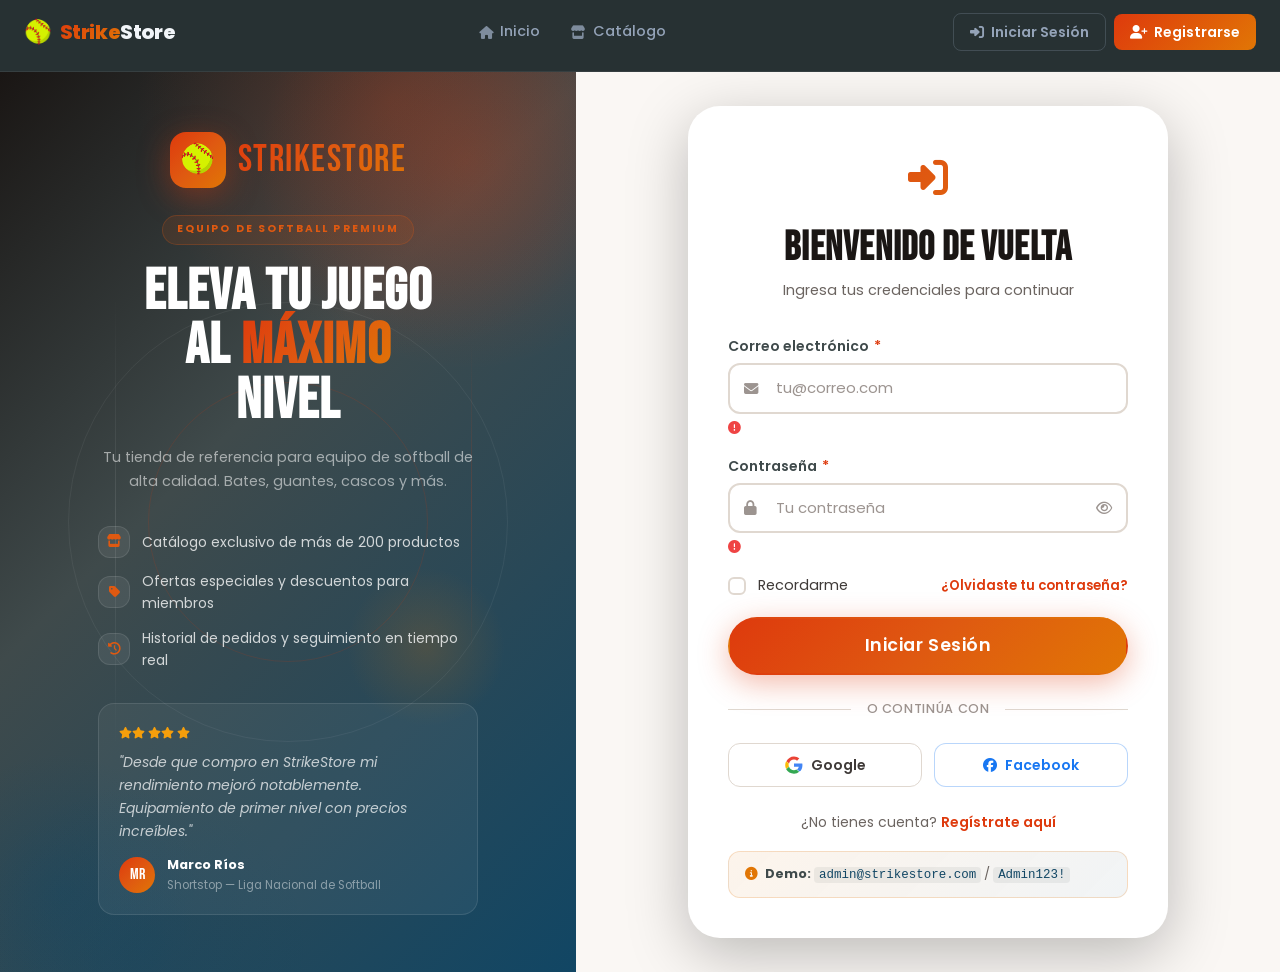
<file: perfil.html>
<!DOCTYPE html>
<html lang="es">
<head>
  <meta charset="UTF-8">
  <meta name="viewport" content="width=device-width, initial-scale=1.0">
  <title>Mi Perfil | StrikeStore</title>
  <meta name="robots" content="noindex">
  <meta name="description" content="Gestiona tu perfil y cuenta en StrikeStore.">

  <link rel="icon" type="image/svg+xml" href="assets/favicon.svg">
  <!-- Fonts -->
  <link rel="preconnect" href="https://fonts.googleapis.com">
  <link rel="preconnect" href="https://fonts.gstatic.com" crossorigin>
  <link href="https://fonts.googleapis.com/css2?family=Bebas+Neue&family=Poppins:wght@400;500;600;700;800&display=swap" rel="stylesheet">

  <!-- Font Awesome -->
  <link rel="stylesheet" href="https://cdnjs.cloudflare.com/ajax/libs/font-awesome/6.5.0/css/all.min.css">

  <!-- Styles -->
  <link rel="stylesheet" href="css/styles.css">
  <link rel="stylesheet" href="css/animations.css">

  <style>
    /* ── Profile page extras ── */

    /* Avatar XL en header */
    .avatar-circle {
      width: 80px; height: 80px;
      border-radius: var(--radius-full);
      background: var(--gradient-primary);
      display: flex;
      align-items: center;
      justify-content: center;
      font-family: var(--font-display);
      font-size: 2rem;
      color: var(--color-white);
      letter-spacing: 0.04em;
      box-shadow: 0 8px 32px rgba(222,58,13,0.4);
      border: 4px solid rgba(255,255,255,0.2);
      flex-shrink: 0;
    }

    .avatar-circle.avatar-xl {
      width: 100px; height: 100px;
      font-size: 2.5rem;
      margin-inline: auto;
    }

    /* Profile header banner */
    .profile-header {
      background: var(--gradient-hero);
      padding-top: calc(var(--navbar-h) + var(--space-12));
      padding-bottom: var(--space-16);
      position: relative;
      overflow: hidden;
    }

    .profile-header::before {
      content: '';
      position: absolute;
      inset: 0;
      background: radial-gradient(ellipse at 50% 0%, rgba(222,58,13,0.18) 0%, transparent 60%);
      pointer-events: none;
    }

    /* Decorative stripes */
    .profile-header::after {
      content: '';
      position: absolute;
      inset: 0;
      pointer-events: none;
      background: repeating-linear-gradient(
        -60deg,
        transparent 0px, transparent 28px,
        rgba(255,255,255,0.012) 28px, rgba(255,255,255,0.012) 30px
      );
    }

    .profile-header__content {
      position: relative;
      z-index: 1;
      display: flex;
      align-items: center;
      gap: var(--space-6);
      flex-wrap: wrap;
    }

    .profile-header__info h1 {
      font-family: var(--font-display);
      font-size: clamp(1.5rem, 3.5vw, 2.25rem);
      color: var(--color-white);
      letter-spacing: 0.03em;
      margin-bottom: var(--space-1);
    }

    .profile-header__info .text-muted {
      color: rgba(255,255,255,0.55);
      font-size: 0.9rem;
      margin-bottom: var(--space-3);
    }

    .profile-badges {
      display: flex;
      gap: var(--space-2);
      flex-wrap: wrap;
      align-items: center;
    }

    /* Badge variants */
    .badge          { display: inline-block; font-size: 0.72rem; font-weight: 700; padding: 0.2rem 0.65rem; border-radius: var(--radius-full); }
    .badge-primary  { background: rgba(222,58,13,0.18); color: var(--color-primary); border: 1px solid rgba(222,58,13,0.3); }
    .badge-info     { background: rgba(17,70,100,0.18); color: #7dd3fc; border: 1px solid rgba(17,70,100,0.3); }
    .badge-success  { background: rgba(22,163,74,0.15); color: #4ade80; border: 1px solid rgba(22,163,74,0.25); }

    /* Profile layout grid */
    .profile-grid {
      display: grid;
      grid-template-columns: 280px 1fr;
      gap: var(--space-8);
      align-items: flex-start;
    }

    @media (max-width: 900px) {
      .profile-grid { grid-template-columns: 1fr; }
    }

    /* Sidebar card */
    .profile-card {
      background: var(--color-white);
      border-radius: var(--radius-xl);
      box-shadow: var(--shadow-md);
      border: 1px solid var(--color-gray-100);
      padding: var(--space-8) var(--space-6);
      text-align: center;
      position: sticky;
      top: calc(var(--navbar-h) + var(--space-4));
    }

    .profile-card__avatar {
      margin-bottom: var(--space-4);
    }

    .profile-card__avatar .avatar-circle {
      margin-inline: auto;
    }

    .profile-card h3 {
      font-family: var(--font-display);
      font-size: 1.2rem;
      color: var(--color-dark);
      letter-spacing: 0.03em;
      margin-bottom: var(--space-1);
    }

    .profile-card .text-muted { font-size: 0.82rem; color: var(--color-gray-400); margin-bottom: var(--space-5); }

    .profile-stats {
      display: flex;
      flex-direction: column;
      gap: var(--space-3);
      margin-bottom: var(--space-2);
      border-top: 1px solid var(--color-gray-100);
      padding-top: var(--space-5);
    }

    .profile-stat {
      display: flex;
      align-items: center;
      justify-content: space-between;
      gap: var(--space-2);
    }

    .profile-stat__label { font-size: 0.78rem; color: var(--color-gray-400); font-weight: 500; }
    .profile-stat__value { font-size: 0.82rem; font-weight: 600; color: var(--color-dark); }

    .btn-block { width: 100%; justify-content: center; }

    /* Tabs */
    .profile-tabs {
      display: flex;
      gap: var(--space-2);
      margin-bottom: var(--space-5);
      background: var(--color-white);
      border-radius: var(--radius-lg);
      padding: var(--space-2);
      box-shadow: var(--shadow-sm);
      border: 1px solid var(--color-gray-100);
      flex-wrap: wrap;
    }

    .profile-tab {
      display: inline-flex;
      align-items: center;
      gap: var(--space-2);
      padding: 0.625rem var(--space-5);
      border-radius: var(--radius-md);
      font-size: 0.875rem;
      font-weight: 600;
      color: var(--color-gray-600);
      background: none;
      border: none;
      cursor: pointer;
      transition: background var(--transition-base), color var(--transition-base);
      flex: 1;
      justify-content: center;
    }

    .profile-tab:hover {
      background: var(--color-gray-50);
      color: var(--color-dark);
    }

    .profile-tab.active {
      background: var(--gradient-primary);
      color: var(--color-white);
      box-shadow: 0 4px 16px rgba(222,58,13,0.3);
    }

    .profile-tab i { font-size: 0.9rem; }

    /* Section cards */
    .profile-section {
      background: var(--color-white);
      border-radius: var(--radius-xl);
      box-shadow: var(--shadow-md);
      border: 1px solid var(--color-gray-100);
      padding: var(--space-8);
    }

    .profile-section__header {
      margin-bottom: var(--space-6);
      padding-bottom: var(--space-4);
      border-bottom: 1px solid var(--color-gray-100);
    }

    .profile-section__header h2 {
      font-family: var(--font-display);
      font-size: 1.3rem;
      color: var(--color-dark);
      letter-spacing: 0.03em;
      margin-bottom: var(--space-1);
    }

    .profile-section__header p { font-size: 0.85rem; color: var(--color-gray-400); }

    /* Form overrides */
    .form__row {
      display: grid;
      grid-template-columns: 1fr 1fr;
      gap: var(--space-5);
      margin-bottom: var(--space-5);
    }

    @media (max-width: 620px) { .form__row { grid-template-columns: 1fr; } }

    .form-group { display: flex; flex-direction: column; gap: var(--space-1); }
    .form-hint  { font-size: 0.75rem; color: var(--color-gray-400); }

    /* Input with icon */
    .input-with-icon {
      position: relative;
    }

    .input-with-icon .input-icon {
      position: absolute;
      left: 12px;
      top: 50%;
      transform: translateY(-50%);
      color: var(--color-gray-400);
      font-size: 0.85rem;
      pointer-events: none;
    }

    .input-with-icon .form-input,
    .input-with-icon .form-textarea {
      padding-left: 2.25rem;
    }

    .form-actions {
      display: flex;
      gap: var(--space-4);
      padding-top: var(--space-6);
      flex-wrap: wrap;
    }

    /* Password strength */
    .password-strength {
      margin-top: var(--space-2);
      display: flex;
      align-items: center;
      gap: var(--space-3);
    }

    .strength-bar {
      flex: 1;
      height: 5px;
      background: var(--color-gray-100);
      border-radius: var(--radius-full);
      overflow: hidden;
    }

    .strength-fill {
      height: 100%;
      width: 0%;
      border-radius: var(--radius-full);
      transition: width 0.3s ease, background 0.3s ease;
    }

    .strength-label {
      font-size: 0.75rem;
      font-weight: 600;
      min-width: 80px;
    }

    /* Disabled input look */
    .form-input:disabled {
      background: var(--color-gray-50);
      cursor: not-allowed;
      color: var(--color-gray-400);
    }

    /* Button spinner */
    @keyframes spin {
      to { transform: rotate(360deg); }
    }

    .btn-spinner {
      display: inline-block;
      width: 16px; height: 16px;
      border: 2px solid rgba(255,255,255,0.35);
      border-top-color: #fff;
      border-radius: 50%;
      animation: spin 0.65s linear infinite;
      flex-shrink: 0;
    }
  </style>
</head>
<body>

  <div id="toast-container"></div>
  <nav id="navbar"></nav>

  <!-- ═══════════════════════════════════
       PROFILE HEADER BANNER
  ════════════════════════════════════ -->
  <div class="profile-header">
    <div class="container">
      <div class="profile-header__content">

        <!-- Avatar grande -->
        <div id="profile-avatar-display"></div>

        <!-- Info del usuario -->
        <div class="profile-header__info">
          <h1 id="profile-name-display">Cargando...</h1>
          <p id="profile-email-display" class="text-muted"></p>
          <div class="profile-badges">
            <span class="badge" id="profile-role-badge"></span>
            <span class="badge badge-success" id="profile-member-since"></span>
          </div>
        </div>

      </div>
    </div>
  </div>

  <!-- ═══════════════════════════════════
       MAIN CONTENT
  ════════════════════════════════════ -->
  <main class="section section-sm" style="padding-top:var(--space-10);">
    <div class="container">
      <div class="profile-grid">

        <!-- ── SIDEBAR ── -->
        <aside class="profile-sidebar">
          <div class="card profile-card">

            <!-- Avatar sidebar -->
            <div class="profile-card__avatar" id="sidebar-avatar"></div>
            <h3 id="sidebar-name"></h3>
            <p id="sidebar-role" class="text-muted"></p>

            <!-- Estadísticas -->
            <div class="profile-stats">
              <div class="profile-stat">
                <span class="profile-stat__label">Miembro desde</span>
                <span class="profile-stat__value" id="stat-member-since"></span>
              </div>
              <div class="profile-stat">
                <span class="profile-stat__label">Estado de cuenta</span>
                <span class="profile-stat__value" style="color:#16a34a;">
                  <i class="fa-solid fa-circle-check" style="font-size:.7rem;"></i> Activa
                </span>
              </div>
            </div>

            <!-- CTA buttons -->
            <a href="catalogo.html" class="btn btn-primary btn-block" style="margin-top:var(--space-4);">
              <i class="fa-solid fa-store"></i> Ir al Catálogo
            </a>
            <div id="admin-link-wrapper" style="display:none; margin-top:var(--space-2);">
              <a href="admin.html" class="btn btn-secondary btn-block">
                <i class="fa-solid fa-gauge-high"></i> Panel Admin
              </a>
            </div>
            <button onclick="Auth.logout()" class="btn btn-outline btn-block" style="margin-top:var(--space-2);">
              <i class="fa-solid fa-right-from-bracket"></i> Cerrar Sesión
            </button>

          </div>
        </aside>

        <!-- ── MAIN FORMS ── -->
        <div class="profile-main">

          <!-- Tab navigation -->
          <div class="profile-tabs" role="tablist">
            <button class="profile-tab active" data-tab="info" onclick="switchTab('info')" role="tab" aria-selected="true">
              <i class="fa-solid fa-user"></i> Información Personal
            </button>
            <button class="profile-tab" data-tab="password" onclick="switchTab('password')" role="tab" aria-selected="false">
              <i class="fa-solid fa-lock"></i> Cambiar Contraseña
            </button>
          </div>

          <!-- ── TAB: INFORMACIÓN PERSONAL ── -->
          <div id="tab-info" class="profile-tab-content profile-section" role="tabpanel">
            <div class="profile-section__header">
              <h2>Información Personal</h2>
              <p>Actualiza tu información de perfil en cualquier momento</p>
            </div>

            <form id="profile-form" novalidate>
              <div class="form__row">
                <div class="form-group">
                  <label class="form-label" for="prof-name">Nombre Completo *</label>
                  <div class="input-with-icon">
                    <i class="fa-solid fa-user input-icon"></i>
                    <input type="text" id="prof-name" class="form-input" placeholder="Tu nombre completo" autocomplete="name">
                  </div>
                  <span class="form-error" id="prof-name-error"></span>
                </div>
                <div class="form-group">
                  <label class="form-label">Correo Electrónico</label>
                  <div class="input-with-icon">
                    <i class="fa-solid fa-envelope input-icon"></i>
                    <input type="email" id="prof-email" class="form-input" disabled autocomplete="email">
                  </div>
                  <span class="form-hint"><i class="fa-solid fa-lock" style="font-size:.65rem;"></i> El correo no puede modificarse</span>
                </div>
              </div>

              <div class="form__row">
                <div class="form-group">
                  <label class="form-label" for="prof-phone">Teléfono</label>
                  <div class="input-with-icon">
                    <i class="fa-solid fa-phone input-icon"></i>
                    <input type="tel" id="prof-phone" class="form-input" placeholder="+52 (55) 0000-0000" autocomplete="tel">
                  </div>
                </div>
                <div class="form-group">
                  <label class="form-label" for="prof-city">Ciudad / Estado</label>
                  <div class="input-with-icon">
                    <i class="fa-solid fa-location-dot input-icon"></i>
                    <input type="text" id="prof-city" class="form-input" placeholder="Ciudad de México" autocomplete="address-level2">
                  </div>
                </div>
              </div>

              <div class="form-group" style="margin-bottom:0;">
                <label class="form-label" for="prof-bio">Bio</label>
                <div style="position:relative;">
                  <textarea id="prof-bio" class="form-textarea" rows="3"
                    placeholder="Cuéntanos sobre ti, tu posición en el campo, equipo favorito..."
                    maxlength="200"
                    style="padding-top:.75rem;"></textarea>
                </div>
                <span class="form-hint"><span id="bio-char-count">0</span>/200 caracteres</span>
              </div>

              <div class="form-actions">
                <button type="submit" class="btn btn-primary btn-lg" id="profile-submit-btn">
                  <i class="fa-solid fa-floppy-disk"></i> Guardar Cambios
                </button>
                <button type="button" class="btn btn-outline btn-lg" onclick="loadUserData()">
                  <i class="fa-solid fa-rotate-left"></i> Cancelar
                </button>
              </div>
            </form>
          </div>

          <!-- ── TAB: CAMBIAR CONTRASEÑA ── -->
          <div id="tab-password" class="profile-tab-content profile-section" style="display:none;" role="tabpanel">
            <div class="profile-section__header">
              <h2>Cambiar Contraseña</h2>
              <p>Mantén tu cuenta segura con una contraseña robusta</p>
            </div>

            <form id="password-form" novalidate style="max-width:480px;">

              <div class="form-group" style="margin-bottom:var(--space-5);">
                <label class="form-label" for="current-pwd">Contraseña Actual *</label>
                <div class="input-with-icon" style="position:relative;">
                  <i class="fa-solid fa-lock input-icon"></i>
                  <input type="password" id="current-pwd" class="form-input" placeholder="Tu contraseña actual" autocomplete="current-password" style="padding-right:3rem;">
                  <button type="button" class="toggle-pwd-btn" data-target="current-pwd" aria-label="Mostrar contraseña"
                    style="position:absolute;right:12px;top:50%;transform:translateY(-50%);background:none;border:none;cursor:pointer;color:var(--color-gray-400);font-size:.85rem;padding:.2rem;">
                    <i class="fa-regular fa-eye"></i>
                  </button>
                </div>
                <span class="form-error" id="current-pwd-error"></span>
              </div>

              <div class="form-group" style="margin-bottom:var(--space-5);">
                <label class="form-label" for="new-pwd">Nueva Contraseña *</label>
                <div class="input-with-icon" style="position:relative;">
                  <i class="fa-solid fa-lock input-icon"></i>
                  <input type="password" id="new-pwd" class="form-input" placeholder="Mínimo 8 caracteres con al menos 1 número" autocomplete="new-password" style="padding-right:3rem;">
                  <button type="button" class="toggle-pwd-btn" data-target="new-pwd" aria-label="Mostrar contraseña"
                    style="position:absolute;right:12px;top:50%;transform:translateY(-50%);background:none;border:none;cursor:pointer;color:var(--color-gray-400);font-size:.85rem;padding:.2rem;">
                    <i class="fa-regular fa-eye"></i>
                  </button>
                </div>
                <span class="form-error" id="new-pwd-error"></span>
                <!-- Barra de fortaleza -->
                <div class="password-strength">
                  <div class="strength-bar">
                    <div id="strength-fill" class="strength-fill"></div>
                  </div>
                  <span id="strength-label" class="strength-label"></span>
                </div>
              </div>

              <div class="form-group" style="margin-bottom:0;">
                <label class="form-label" for="confirm-pwd">Confirmar Nueva Contraseña *</label>
                <div class="input-with-icon" style="position:relative;">
                  <i class="fa-solid fa-lock input-icon"></i>
                  <input type="password" id="confirm-pwd" class="form-input" placeholder="Repite la nueva contraseña" autocomplete="new-password" style="padding-right:3rem;">
                  <button type="button" class="toggle-pwd-btn" data-target="confirm-pwd" aria-label="Mostrar contraseña"
                    style="position:absolute;right:12px;top:50%;transform:translateY(-50%);background:none;border:none;cursor:pointer;color:var(--color-gray-400);font-size:.85rem;padding:.2rem;">
                    <i class="fa-regular fa-eye"></i>
                  </button>
                </div>
                <span class="form-error" id="confirm-pwd-error"></span>
              </div>

              <!-- Requisitos -->
              <div style="margin-top:var(--space-4);background:var(--color-gray-50);border-radius:var(--radius-md);padding:var(--space-4);">
                <p style="font-size:.75rem;font-weight:700;color:var(--color-gray-600);margin-bottom:var(--space-2);text-transform:uppercase;letter-spacing:.08em;">Requisitos</p>
                <ul style="list-style:none;display:flex;flex-direction:column;gap:var(--space-1);">
                  <li id="req-length" style="font-size:.78rem;color:var(--color-gray-400);display:flex;align-items:center;gap:var(--space-2);">
                    <i class="fa-regular fa-circle-dot" style="font-size:.65rem;flex-shrink:0;"></i> Mínimo 8 caracteres
                  </li>
                  <li id="req-number" style="font-size:.78rem;color:var(--color-gray-400);display:flex;align-items:center;gap:var(--space-2);">
                    <i class="fa-regular fa-circle-dot" style="font-size:.65rem;flex-shrink:0;"></i> Al menos un número
                  </li>
                  <li id="req-upper" style="font-size:.78rem;color:var(--color-gray-400);display:flex;align-items:center;gap:var(--space-2);">
                    <i class="fa-regular fa-circle-dot" style="font-size:.65rem;flex-shrink:0;"></i> Al menos una mayúscula
                  </li>
                  <li id="req-special" style="font-size:.78rem;color:var(--color-gray-400);display:flex;align-items:center;gap:var(--space-2);">
                    <i class="fa-regular fa-circle-dot" style="font-size:.65rem;flex-shrink:0;"></i> Carácter especial (!@#$...)
                  </li>
                </ul>
              </div>

              <div class="form-actions">
                <button type="submit" class="btn btn-primary btn-lg" id="pwd-submit-btn">
                  <i class="fa-solid fa-key"></i> Cambiar Contraseña
                </button>
              </div>
            </form>
          </div>

        </div><!-- /profile-main -->
      </div><!-- /profile-grid -->
    </div><!-- /container -->
  </main>

  <!-- ═══════════════════════════════════
       FOOTER
  ════════════════════════════════════ -->
  <footer class="footer" role="contentinfo">
    <div class="container">
      <div class="footer-grid">

        <!-- Brand -->
        <div class="footer-brand">
          <div class="footer-brand__logo">
            <div style="width:40px;height:40px;border-radius:10px;background:var(--gradient-primary);display:flex;align-items:center;justify-content:center;font-size:1.3rem;box-shadow:var(--shadow-primary);flex-shrink:0;" aria-hidden="true">🥎</div>
            <span class="footer-brand__name">StrikeStore</span>
          </div>
          <p class="footer-brand__description">
            Tu tienda especializada en equipo de softball profesional. Cinco años impulsando el talento de atletas en todo el país.
          </p>
          <div class="footer-brand__social" aria-label="Redes sociales">
            <a href="#" class="social-link" aria-label="Facebook de StrikeStore"><i class="fa-brands fa-facebook-f"></i></a>
            <a href="#" class="social-link" aria-label="Instagram de StrikeStore"><i class="fa-brands fa-instagram"></i></a>
            <a href="#" class="social-link" aria-label="X de StrikeStore"><i class="fa-brands fa-x-twitter"></i></a>
            <a href="#" class="social-link" aria-label="YouTube de StrikeStore"><i class="fa-brands fa-youtube"></i></a>
          </div>
        </div>

        <!-- Tienda -->
        <div>
          <h3 class="footer-col__title">Tienda</h3>
          <ul class="footer-links" role="list">
            <li><a href="catalogo.html" class="footer-link"><i class="fa-solid fa-chevron-right" aria-hidden="true"></i> Catálogo Completo</a></li>
            <li><a href="catalogo.html?badge=new" class="footer-link"><i class="fa-solid fa-chevron-right" aria-hidden="true"></i> Novedades 2025</a></li>
            <li><a href="catalogo.html?badge=sale" class="footer-link"><i class="fa-solid fa-chevron-right" aria-hidden="true"></i> Ofertas y Descuentos</a></li>
            <li><a href="catalogo.html?badge=featured" class="footer-link"><i class="fa-solid fa-chevron-right" aria-hidden="true"></i> Productos Destacados</a></li>
            <li><a href="catalogo.html?categoria=bates" class="footer-link"><i class="fa-solid fa-chevron-right" aria-hidden="true"></i> Bates</a></li>
            <li><a href="catalogo.html?categoria=guantes" class="footer-link"><i class="fa-solid fa-chevron-right" aria-hidden="true"></i> Guantes</a></li>
          </ul>
        </div>

        <!-- Soporte -->
        <div>
          <h3 class="footer-col__title">Soporte</h3>
          <ul class="footer-links" role="list">
            <li><a href="#" class="footer-link"><i class="fa-solid fa-chevron-right" aria-hidden="true"></i> Centro de Ayuda</a></li>
            <li><a href="#" class="footer-link"><i class="fa-solid fa-chevron-right" aria-hidden="true"></i> Política de Envíos</a></li>
            <li><a href="#" class="footer-link"><i class="fa-solid fa-chevron-right" aria-hidden="true"></i> Devoluciones</a></li>
            <li><a href="#" class="footer-link"><i class="fa-solid fa-chevron-right" aria-hidden="true"></i> Guía de Tallas</a></li>
            <li><a href="index.html" class="footer-link"><i class="fa-solid fa-chevron-right" aria-hidden="true"></i> Inicio</a></li>
          </ul>
        </div>

        <!-- Contacto -->
        <div>
          <h3 class="footer-col__title">Contacto</h3>
          <div class="footer-contact-item">
            <i class="fa-solid fa-location-dot" aria-hidden="true"></i>
            <span>Av. del Deporte #1250, Col. Deportiva, CDMX, México</span>
          </div>
          <div class="footer-contact-item">
            <i class="fa-solid fa-phone" aria-hidden="true"></i>
            <span>+52 (55) 1234-5678</span>
          </div>
          <div class="footer-contact-item">
            <i class="fa-solid fa-envelope" aria-hidden="true"></i>
            <span>hola@strikestore.com</span>
          </div>
          <div class="footer-contact-item">
            <i class="fa-solid fa-clock" aria-hidden="true"></i>
            <span>Lunes a Viernes: 9am – 7pm<br>Sábados: 10am – 4pm</span>
          </div>
        </div>

      </div>

      <div class="footer-bottom">
        <p class="footer-bottom__copyright">
          &copy; 2025 <span>StrikeStore</span>. Todos los derechos reservados.
          Hecho con <span style="color:var(--color-primary)">♥</span> para la comunidad de softball.
        </p>
        <div class="footer-bottom__links" role="navigation" aria-label="Legal">
          <a href="#">Privacidad</a>
          <a href="#">Términos de Uso</a>
          <a href="#">Cookies</a>
        </div>
      </div>
    </div>
  </footer>

  <!-- Back to top -->
  <button class="back-to-top" id="back-to-top" aria-label="Volver al inicio">
    <i class="fa-solid fa-chevron-up" aria-hidden="true"></i>
  </button>

  <!-- Scripts -->
  <script src="js/utils.js"></script>
  <script src="js/data.js"></script>
  <script src="js/auth.js"></script>
  <script src="js/nav.js"></script>
  <script src="js/profile.js"></script>
</body>
</html>
</file>
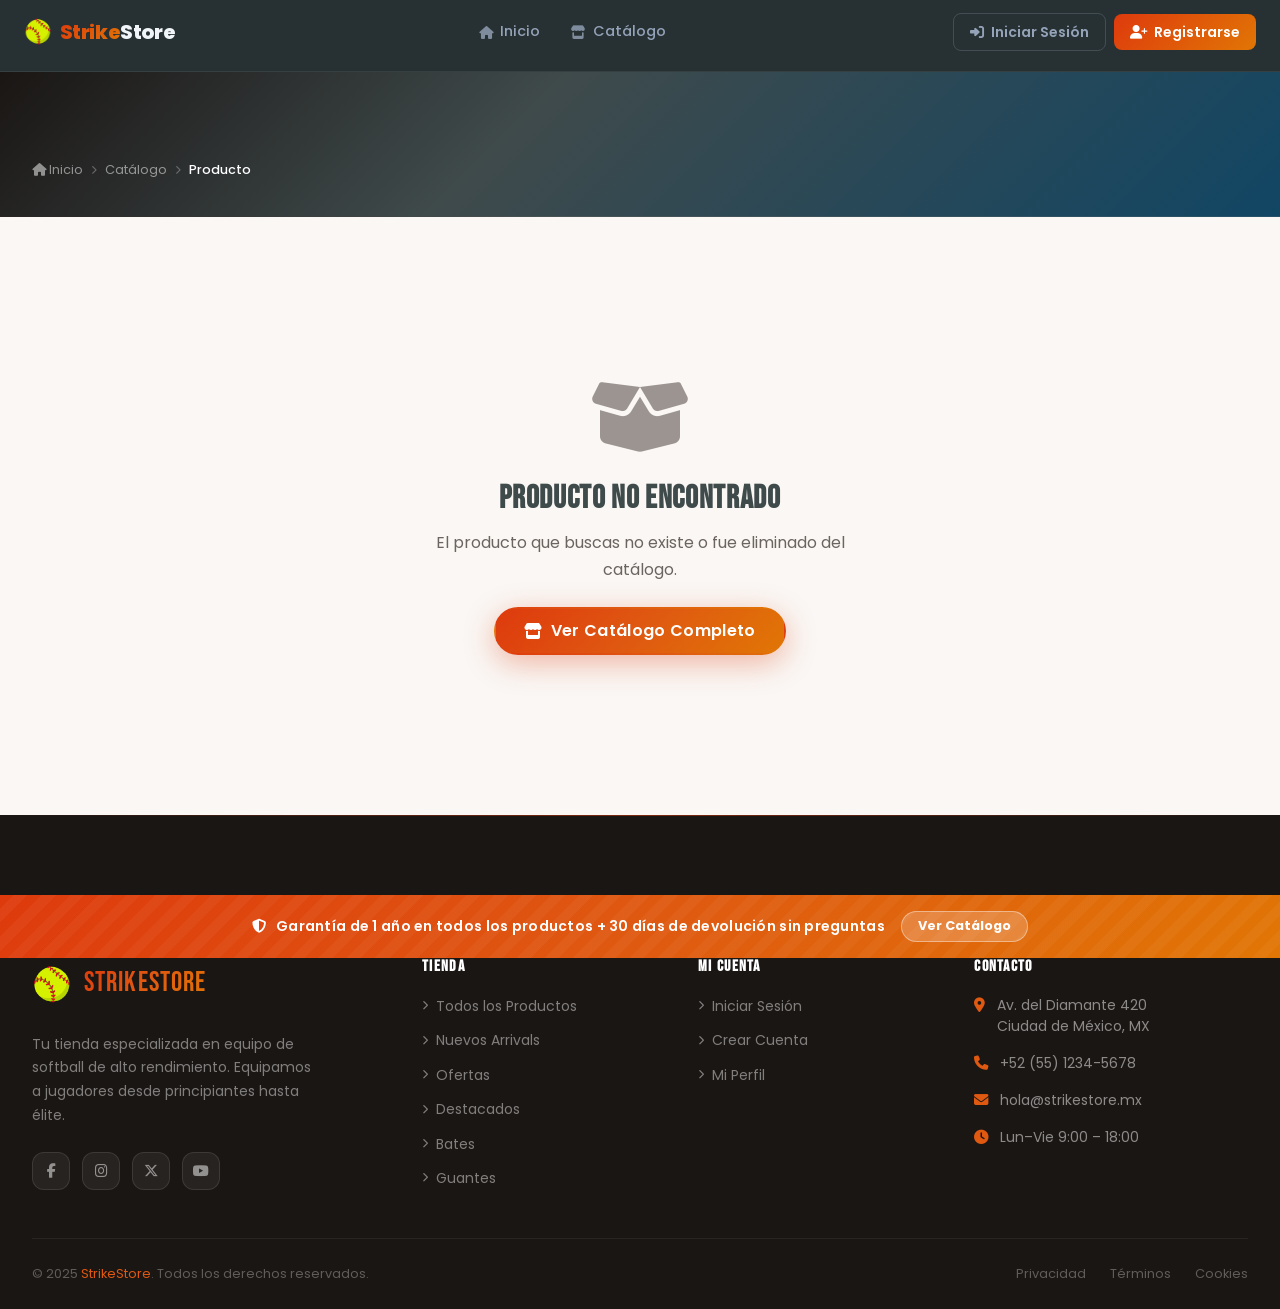
<file: producto.html>
<!DOCTYPE html>
<html lang="es">
<head>
  <meta charset="UTF-8">
  <meta name="viewport" content="width=device-width, initial-scale=1.0">
  <title id="page-title">Detalle de Producto | StrikeStore</title>
  <meta name="description" id="meta-description" content="Detalle del producto en StrikeStore — equipo de softball de alto rendimiento.">
  <meta name="keywords" content="softball, equipo, bates, guantes, cascos, StrikeStore">

  <!-- Open Graph (se actualiza con JS) -->
  <meta property="og:type"        content="product">
  <meta property="og:site_name"   content="StrikeStore">
  <meta property="og:title"       id="og-title"       content="Detalle de Producto | StrikeStore">
  <meta property="og:description" id="og-description" content="Detalle del producto en StrikeStore.">

  <link rel="icon" type="image/svg+xml" href="assets/favicon.svg">
  <!-- Fonts -->
  <link rel="preconnect" href="https://fonts.googleapis.com">
  <link rel="preconnect" href="https://fonts.gstatic.com" crossorigin>
  <link href="https://fonts.googleapis.com/css2?family=Bebas+Neue&family=Poppins:wght@400;500;600;700;800&display=swap" rel="stylesheet">

  <!-- Font Awesome -->
  <link rel="stylesheet" href="https://cdnjs.cloudflare.com/ajax/libs/font-awesome/6.5.0/css/all.min.css">

  <!-- Styles -->
  <link rel="stylesheet" href="css/animations.css">
  <link rel="stylesheet" href="css/styles.css">
</head>
<body>

  <div id="toast-container"></div>
  <nav id="navbar"></nav>

  <!-- ── Breadcrumb bar ─────────────────────────────────────────────────── -->
  <div class="breadcrumb-bar" style="
    background: var(--gradient-hero);
    padding: calc(var(--navbar-h) + 1rem) 0 1.25rem;
    border-bottom: 1px solid rgba(255,255,255,0.06);
  ">
    <div class="container">
      <nav class="breadcrumb" aria-label="Navegación">
        <a href="index.html" class="breadcrumb-item">
          <i class="fa-solid fa-house"></i> Inicio
        </a>
        <span class="breadcrumb-sep"><i class="fa-solid fa-chevron-right"></i></span>
        <a href="catalogo.html" class="breadcrumb-item">Catálogo</a>
        <span class="breadcrumb-sep"><i class="fa-solid fa-chevron-right"></i></span>
        <span class="breadcrumb-item active" id="breadcrumb-product" aria-current="page">Producto</span>
      </nav>
    </div>
  </div>

  <!-- ── Contenido principal ───────────────────────────────────────────── -->
  <main class="section" id="product-main">

    <!-- Estado de carga (skeleton) -->
    <div class="container" id="loading-state">
      <div class="product-detail" style="padding-top:0">
        <!-- Skeleton imagen -->
        <div>
          <div class="skeleton" style="aspect-ratio:1; border-radius:var(--radius-xl)"></div>
          <div style="display:flex; gap:0.75rem; margin-top:1rem">
            <div class="skeleton" style="width:72px; height:72px; border-radius:var(--radius-md)"></div>
            <div class="skeleton" style="width:72px; height:72px; border-radius:var(--radius-md)"></div>
            <div class="skeleton" style="width:72px; height:72px; border-radius:var(--radius-md)"></div>
          </div>
        </div>
        <!-- Skeleton info -->
        <div style="display:flex; flex-direction:column; gap:1.25rem; padding-top:1rem">
          <div class="skeleton skeleton-text" style="width:30%; height:0.8rem"></div>
          <div class="skeleton skeleton-title" style="width:90%; height:2.5rem"></div>
          <div class="skeleton skeleton-text" style="width:50%; height:1rem"></div>
          <div class="skeleton skeleton-text" style="width:25%; height:3rem; border-radius:var(--radius-lg)"></div>
          <div class="skeleton skeleton-text" style="width:100%; height:5rem; border-radius:var(--radius-md)"></div>
          <div class="skeleton skeleton-text" style="width:80%; height:1rem"></div>
          <div class="skeleton skeleton-text" style="width:75%; height:1rem"></div>
          <div style="display:flex; gap:0.75rem; margin-top:0.5rem">
            <div class="skeleton skeleton-btn"></div>
            <div class="skeleton skeleton-btn"></div>
          </div>
        </div>
      </div>
    </div>

    <!-- Contenido del producto (oculto hasta cargar) -->
    <div class="container" id="product-content" style="display:none" aria-live="polite"></div>

    <!-- Producto no encontrado -->
    <div class="container text-center" id="not-found" style="display:none; padding-block:5rem">
      <i
        class="fa-solid fa-box-open"
        aria-hidden="true"
        style="font-size:5rem; color:var(--color-gray-400); margin-bottom:1.5rem; display:block"
      ></i>
      <h2 style="font-family:var(--font-display); font-size:2rem; margin-bottom:0.75rem; color:var(--color-dark)">
        Producto no encontrado
      </h2>
      <p style="color:var(--color-gray-600); margin-bottom:1.5rem; max-width:420px; margin-inline:auto">
        El producto que buscas no existe o fue eliminado del catálogo.
      </p>
      <a href="catalogo.html" class="btn btn-primary btn-lg">
        <i class="fa-solid fa-store" aria-hidden="true"></i>
        Ver Catálogo Completo
      </a>
    </div>

  </main>

  <!-- ── Productos Relacionados ─────────────────────────────────────────── -->
  <section
    class="section"
    id="related-section"
    style="display:none; background:var(--color-gray-50); border-top:1px solid var(--color-gray-200)"
    aria-labelledby="related-title"
  >
    <div class="container">
      <div class="section-header reveal">
        <p class="section-eyebrow">También te puede gustar</p>
        <h2 class="section-title" id="related-title">Productos Relacionados</h2>
        <p class="section-subtitle" id="related-subtitle">Más artículos de la misma categoría.</p>
      </div>
      <div id="related-grid" class="product-grid" role="list"></div>
      <div style="text-align:center; margin-top:2.5rem" class="reveal">
        <a href="catalogo.html" class="btn btn-outline btn-lg">
          <i class="fa-solid fa-store" aria-hidden="true"></i>
          Ver Todo el Catálogo
        </a>
      </div>
    </div>
  </section>

  <!-- ── Footer ────────────────────────────────────────────────────────── -->
  <footer class="footer" role="contentinfo">

    <div class="promo-banner">
      <span class="promo-banner__text">
        <i class="fa-solid fa-shield-halved" style="margin-right:0.4rem"></i>
        Garantía de 1 año en todos los productos + 30 días de devolución sin preguntas
      </span>
      <a href="catalogo.html" class="promo-banner__cta">Ver Catálogo</a>
    </div>

    <div class="container">
      <div class="footer-grid">

        <!-- Brand -->
        <div class="footer-brand">
          <div class="footer-brand__logo">
            <span style="font-size:2rem">🥎</span>
            <span class="footer-brand__name">StrikeStore</span>
          </div>
          <p class="footer-brand__description">
            Tu tienda especializada en equipo de softball de alto rendimiento. Equipamos a jugadores desde principiantes hasta élite.
          </p>
          <div class="footer-brand__social">
            <a href="#" class="social-link" aria-label="Facebook" title="Síguenos en Facebook">
              <i class="fa-brands fa-facebook-f"></i>
            </a>
            <a href="#" class="social-link" aria-label="Instagram" title="Síguenos en Instagram">
              <i class="fa-brands fa-instagram"></i>
            </a>
            <a href="#" class="social-link" aria-label="Twitter / X" title="Síguenos en Twitter">
              <i class="fa-brands fa-x-twitter"></i>
            </a>
            <a href="#" class="social-link" aria-label="YouTube" title="Canal de YouTube">
              <i class="fa-brands fa-youtube"></i>
            </a>
          </div>
        </div>

        <!-- Tienda -->
        <div class="footer-col">
          <h3 class="footer-col__title">Tienda</h3>
          <ul class="footer-links">
            <li><a href="catalogo.html" class="footer-link"><i class="fa-solid fa-chevron-right" style="font-size:0.6rem"></i> Todos los Productos</a></li>
            <li><a href="catalogo.html?tipo=new" class="footer-link"><i class="fa-solid fa-chevron-right" style="font-size:0.6rem"></i> Nuevos Arrivals</a></li>
            <li><a href="catalogo.html?tipo=sale" class="footer-link"><i class="fa-solid fa-chevron-right" style="font-size:0.6rem"></i> Ofertas</a></li>
            <li><a href="catalogo.html?tipo=featured" class="footer-link"><i class="fa-solid fa-chevron-right" style="font-size:0.6rem"></i> Destacados</a></li>
            <li><a href="catalogo.html?categoria=bates" class="footer-link"><i class="fa-solid fa-chevron-right" style="font-size:0.6rem"></i> Bates</a></li>
            <li><a href="catalogo.html?categoria=guantes" class="footer-link"><i class="fa-solid fa-chevron-right" style="font-size:0.6rem"></i> Guantes</a></li>
          </ul>
        </div>

        <!-- Cuenta -->
        <div class="footer-col">
          <h3 class="footer-col__title">Mi Cuenta</h3>
          <ul class="footer-links">
            <li><a href="login.html" class="footer-link"><i class="fa-solid fa-chevron-right" style="font-size:0.6rem"></i> Iniciar Sesión</a></li>
            <li><a href="registro.html" class="footer-link"><i class="fa-solid fa-chevron-right" style="font-size:0.6rem"></i> Crear Cuenta</a></li>
            <li><a href="perfil.html" class="footer-link"><i class="fa-solid fa-chevron-right" style="font-size:0.6rem"></i> Mi Perfil</a></li>
          </ul>
        </div>

        <!-- Contacto -->
        <div class="footer-col">
          <h3 class="footer-col__title">Contacto</h3>
          <div class="footer-contact-item">
            <i class="fa-solid fa-location-dot"></i>
            <span>Av. del Diamante 420<br>Ciudad de México, MX</span>
          </div>
          <div class="footer-contact-item">
            <i class="fa-solid fa-phone"></i>
            <span>+52 (55) 1234-5678</span>
          </div>
          <div class="footer-contact-item">
            <i class="fa-solid fa-envelope"></i>
            <span>hola@strikestore.mx</span>
          </div>
          <div class="footer-contact-item">
            <i class="fa-solid fa-clock"></i>
            <span>Lun–Vie 9:00 – 18:00</span>
          </div>
        </div>

      </div>

      <div class="footer-bottom">
        <p class="footer-bottom__copyright">
          &copy; 2025 <span>StrikeStore</span>. Todos los derechos reservados.
        </p>
        <div class="footer-bottom__links">
          <a href="#">Privacidad</a>
          <a href="#">Términos</a>
          <a href="#">Cookies</a>
        </div>
      </div>

    </div>
  </footer>

  <!-- Back to Top -->
  <button class="back-to-top" id="back-to-top" aria-label="Volver arriba" title="Volver arriba">
    <i class="fa-solid fa-chevron-up"></i>
  </button>

  <!-- Scripts -->
  <script src="js/utils.js"></script>
  <script src="js/data.js"></script>
  <script src="js/auth.js"></script>
  <script src="js/nav.js"></script>
  <script src="js/product.js"></script>

</body>
</html>
</file>
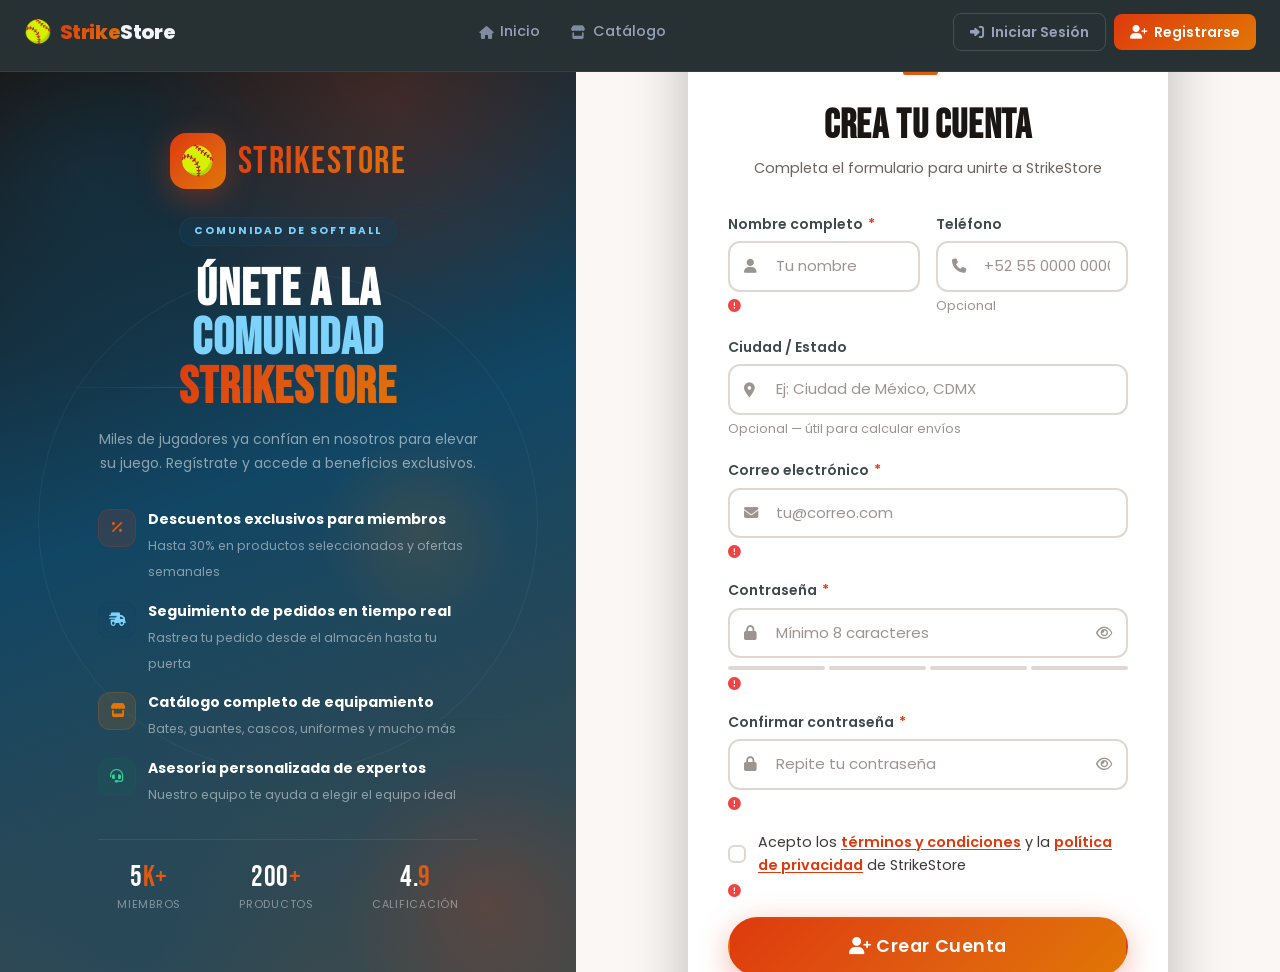
<file: registro.html>
<!DOCTYPE html>
<html lang="es">
<head>
  <meta charset="UTF-8" />
  <meta name="viewport" content="width=device-width, initial-scale=1.0" />
  <title>Crear Cuenta | StrikeStore</title>
  <meta name="description" content="Crea tu cuenta en StrikeStore. Únete a miles de jugadores de softball." />
  <meta name="robots" content="noindex" />

  <link rel="icon" type="image/svg+xml" href="assets/favicon.svg">
  <!-- Fonts -->
  <link rel="preconnect" href="https://fonts.googleapis.com" />
  <link rel="preconnect" href="https://fonts.gstatic.com" crossorigin />
  <link href="https://fonts.googleapis.com/css2?family=Bebas+Neue&family=Poppins:wght@400;500;600;700;800&display=swap" rel="stylesheet" />

  <!-- Font Awesome -->
  <link rel="stylesheet" href="https://cdnjs.cloudflare.com/ajax/libs/font-awesome/6.5.1/css/all.min.css" />

  <!-- Styles -->
  <link rel="stylesheet" href="css/styles.css" />
  <link rel="stylesheet" href="css/animations.css" />

  <style>
    /* ── Registro page overrides ── */
    .auth-form-side {
      overflow-y: auto;
      max-height: 100vh;
    }

    /* Brand side — verde alternativo */
    .auth-brand {
      background: linear-gradient(160deg, #1a1614 0%, #114664 45%, #3f4a4b 100%);
    }

    /* Decorative orbs */
    .auth-deco-orb {
      position: absolute;
      border-radius: 50%;
      pointer-events: none;
    }
    .auth-deco-orb--1 {
      width: 380px; height: 380px;
      top: -80px; left: -100px;
      background: radial-gradient(circle, rgba(17,70,100,0.3) 0%, transparent 70%);
    }
    .auth-deco-orb--2 {
      width: 300px; height: 300px;
      bottom: -80px; right: -60px;
      background: radial-gradient(circle, rgba(222,58,13,0.2) 0%, transparent 70%);
    }
    .auth-deco-orb--3 {
      width: 200px; height: 200px;
      top: 40%; right: 10%;
      background: radial-gradient(circle, rgba(225,118,5,0.15) 0%, transparent 70%);
    }
    .auth-deco-circle {
      position: absolute;
      border-radius: 50%;
      pointer-events: none;
    }
    .auth-deco-circle--lg {
      width: 500px; height: 500px;
      border: 1px solid rgba(255,255,255,0.05);
      top: 50%; left: 50%;
      transform: translate(-50%,-50%);
    }
    .auth-deco-circle--sm {
      width: 220px; height: 220px;
      border: 1px solid rgba(17,70,100,0.3);
      top: 15%; right: 8%;
    }
    .auth-deco-line {
      position: absolute;
      pointer-events: none;
    }
    .auth-deco-line--h {
      height: 1px;
      width: 45%;
      background: linear-gradient(to right, transparent, rgba(255,255,255,0.1), transparent);
      top: 35%; left: 10%;
    }
    .auth-deco-line--h2 {
      height: 1px;
      width: 30%;
      background: linear-gradient(to right, transparent, rgba(17,70,100,0.4), transparent);
      bottom: 28%; right: 5%;
    }

    /* Brand tagline */
    .auth-brand-tagline {
      display: inline-block;
      font-size: 0.65rem;
      font-weight: 700;
      letter-spacing: 0.2em;
      text-transform: uppercase;
      color: #7dd3fc;
      background: rgba(17,70,100,0.25);
      border: 1px solid rgba(17,70,100,0.5);
      padding: 0.35rem 0.875rem;
      border-radius: var(--radius-full);
      margin-bottom: var(--space-5);
    }

    .auth-brand-headline {
      font-family: var(--font-display);
      font-size: clamp(2.2rem, 4vw, 3.5rem);
      color: var(--color-white);
      line-height: 0.95;
      letter-spacing: 0.02em;
      margin-bottom: var(--space-4);
    }
    .auth-brand-headline .hl-blue {
      color: #7dd3fc;
    }
    .auth-brand-headline .hl-fire {
      background: var(--gradient-primary);
      -webkit-background-clip: text;
      -webkit-text-fill-color: transparent;
      background-clip: text;
    }

    .auth-brand-desc {
      font-size: 0.875rem;
      color: rgba(255,255,255,0.52);
      line-height: 1.7;
      margin-bottom: var(--space-8);
    }

    /* Benefit list */
    .auth-benefit-list {
      display: flex;
      flex-direction: column;
      gap: var(--space-4);
      text-align: left;
      margin-bottom: var(--space-8);
    }
    .auth-benefit-item {
      display: flex;
      align-items: flex-start;
      gap: var(--space-3);
    }
    .auth-benefit-icon {
      width: 38px; height: 38px;
      border-radius: var(--radius-md);
      display: flex;
      align-items: center;
      justify-content: center;
      font-size: 0.85rem;
      flex-shrink: 0;
      margin-top: 1px;
    }
    .auth-benefit-icon--primary { background: rgba(222,58,13,0.15); color: var(--color-secondary); border: 1px solid rgba(222,58,13,0.2); }
    .auth-benefit-icon--blue    { background: rgba(17,70,100,0.25); color: #7dd3fc; border: 1px solid rgba(17,70,100,0.35); }
    .auth-benefit-icon--accent  { background: rgba(225,118,5,0.15); color: var(--color-accent); border: 1px solid rgba(225,118,5,0.2); }
    .auth-benefit-icon--teal    { background: rgba(17,100,80,0.2); color: #34d399; border: 1px solid rgba(17,100,80,0.3); }
    .auth-benefit-text strong {
      display: block;
      font-size: 0.875rem;
      font-weight: 700;
      color: var(--color-white);
      margin-bottom: 2px;
    }
    .auth-benefit-text span {
      font-size: 0.78rem;
      color: rgba(255,255,255,0.48);
      line-height: 1.5;
    }

    /* Stats strip */
    .auth-stats-strip {
      display: flex;
      gap: var(--space-5);
      padding-top: var(--space-6);
      border-top: 1px solid rgba(255,255,255,0.08);
      justify-content: space-around;
    }
    .auth-stat {
      text-align: center;
    }
    .auth-stat__num {
      font-family: var(--font-display);
      font-size: 1.8rem;
      color: var(--color-white);
      line-height: 1;
      letter-spacing: 0.02em;
    }
    .auth-stat__num span { color: var(--color-secondary); }
    .auth-stat__lbl {
      font-size: 0.68rem;
      color: rgba(255,255,255,0.42);
      text-transform: uppercase;
      letter-spacing: 0.07em;
      margin-top: 3px;
    }

    /* Password strength indicator */
    .password-strength {
      margin-top: var(--space-2);
    }
    .password-strength__bars {
      display: flex;
      gap: 4px;
      margin-bottom: 4px;
    }
    .strength-bar {
      height: 4px;
      flex: 1;
      border-radius: var(--radius-full);
      background: var(--color-gray-200);
      transition: background var(--transition-base);
    }
    .strength-bar.active-weak   { background: #ef4444; }
    .strength-bar.active-fair   { background: #f59e0b; }
    .strength-bar.active-good   { background: #3b82f6; }
    .strength-bar.active-strong { background: #22c55e; }
    .password-strength__label {
      font-size: 0.75rem;
      color: var(--color-gray-400);
      font-weight: 500;
    }
    .strength-label--weak   { color: #ef4444; }
    .strength-label--fair   { color: #f59e0b; }
    .strength-label--good   { color: #3b82f6; }
    .strength-label--strong { color: #22c55e; }

    /* Terms link */
    .terms-link {
      color: var(--color-primary);
      text-decoration: underline;
      text-underline-offset: 2px;
      font-weight: 600;
      transition: color var(--transition-base);
    }
    .terms-link:hover { color: var(--color-secondary); }

    /* Spinner */
    @keyframes spin {
      to { transform: rotate(360deg); }
    }
    .btn-spinner {
      display: inline-block;
      width: 16px; height: 16px;
      border: 2px solid rgba(255,255,255,0.35);
      border-top-color: #fff;
      border-radius: 50%;
      animation: spin 0.65s linear infinite;
      flex-shrink: 0;
    }

    /* Password toggle */
    .input-icon-right {
      background: none;
      border: none;
    }

    /* Form responsive adjustments */
    @media (max-width: 640px) {
      .auth-form-side { max-height: none; overflow: visible; }
      body { overflow-y: auto; }
      .form__row { grid-template-columns: 1fr; }
    }
  </style>
</head>

<body>
  <!-- Navbar placeholder (nav.js lo inyecta) -->
  <nav id="navbar" aria-label="Navegación principal"></nav>

  <!-- ================================================================
       AUTH PAGE — SPLIT LAYOUT
       ================================================================ -->
  <main class="auth-page" id="main-content" role="main">
    <div class="auth-split">

      <!-- ============================================================
           LADO IZQUIERDO — BRAND / BENEFICIOS (oculto en móvil)
           ============================================================ -->
      <aside class="auth-brand" aria-hidden="true">
        <!-- Decorative elements -->
        <div class="auth-deco-orb auth-deco-orb--1"></div>
        <div class="auth-deco-orb auth-deco-orb--2"></div>
        <div class="auth-deco-orb auth-deco-orb--3"></div>
        <div class="auth-deco-circle auth-deco-circle--lg"></div>
        <div class="auth-deco-circle auth-deco-circle--sm"></div>
        <div class="auth-deco-line auth-deco-line--h"></div>
        <div class="auth-deco-line auth-deco-line--h2"></div>

        <div class="auth-brand-content">
          <!-- Logo grande -->
          <div style="display:flex;align-items:center;justify-content:center;gap:.75rem;margin-bottom:var(--space-6)">
            <div style="width:56px;height:56px;background:var(--gradient-primary);border-radius:16px;display:flex;align-items:center;justify-content:center;font-size:1.75rem;box-shadow:0 8px 32px rgba(222,58,13,0.4)">🥎</div>
            <span style="font-family:var(--font-display);font-size:2.4rem;letter-spacing:0.04em;background:var(--gradient-primary);-webkit-background-clip:text;-webkit-text-fill-color:transparent;background-clip:text">StrikeStore</span>
          </div>

          <!-- Tagline eyebrow -->
          <span class="auth-brand-tagline">Comunidad de Softball</span>

          <!-- Headline -->
          <h1 class="auth-brand-headline">
            ÚNETE A LA<br/>
            <span class="hl-blue">COMUNIDAD</span><br/>
            <span class="hl-fire">STRIKESTORE</span>
          </h1>

          <p class="auth-brand-desc">
            Miles de jugadores ya confían en nosotros para elevar su juego. Regístrate y accede a beneficios exclusivos.
          </p>

          <!-- Benefits list -->
          <ul class="auth-benefit-list" role="list">
            <li class="auth-benefit-item">
              <div class="auth-benefit-icon auth-benefit-icon--primary" aria-hidden="true">
                <i class="fa-solid fa-percent"></i>
              </div>
              <div class="auth-benefit-text">
                <strong>Descuentos exclusivos para miembros</strong>
                <span>Hasta 30% en productos seleccionados y ofertas semanales</span>
              </div>
            </li>
            <li class="auth-benefit-item">
              <div class="auth-benefit-icon auth-benefit-icon--blue" aria-hidden="true">
                <i class="fa-solid fa-truck-fast"></i>
              </div>
              <div class="auth-benefit-text">
                <strong>Seguimiento de pedidos en tiempo real</strong>
                <span>Rastrea tu pedido desde el almacén hasta tu puerta</span>
              </div>
            </li>
            <li class="auth-benefit-item">
              <div class="auth-benefit-icon auth-benefit-icon--accent" aria-hidden="true">
                <i class="fa-solid fa-store"></i>
              </div>
              <div class="auth-benefit-text">
                <strong>Catálogo completo de equipamiento</strong>
                <span>Bates, guantes, cascos, uniformes y mucho más</span>
              </div>
            </li>
            <li class="auth-benefit-item">
              <div class="auth-benefit-icon auth-benefit-icon--teal" aria-hidden="true">
                <i class="fa-solid fa-headset"></i>
              </div>
              <div class="auth-benefit-text">
                <strong>Asesoría personalizada de expertos</strong>
                <span>Nuestro equipo te ayuda a elegir el equipo ideal</span>
              </div>
            </li>
          </ul>

          <!-- Stats strip -->
          <div class="auth-stats-strip" aria-label="Estadísticas de StrikeStore">
            <div class="auth-stat">
              <div class="auth-stat__num">5<span>k+</span></div>
              <div class="auth-stat__lbl">Miembros</div>
            </div>
            <div class="auth-stat">
              <div class="auth-stat__num">200<span>+</span></div>
              <div class="auth-stat__lbl">Productos</div>
            </div>
            <div class="auth-stat">
              <div class="auth-stat__num">4.<span>9</span></div>
              <div class="auth-stat__lbl">Calificación</div>
            </div>
          </div>
        </div>
      </aside>

      <!-- ============================================================
           LADO DERECHO — FORMULARIO DE REGISTRO
           ============================================================ -->
      <section class="auth-form-side" aria-label="Formulario de registro">
        <div class="auth-card">

          <!-- Header -->
          <header class="auth-card__header">
            <span class="auth-card__icon" aria-hidden="true"><i class="fa-solid fa-user-plus"></i></span>
            <h2 class="auth-card__title">Crea tu cuenta</h2>
            <p class="auth-card__subtitle">Completa el formulario para unirte a StrikeStore</p>
          </header>

          <!-- Formulario de registro -->
          <form id="registro-form" novalidate aria-label="Crear cuenta en StrikeStore">

            <!-- Fila 1: Nombre + Teléfono -->
            <div class="form__row">
              <!-- Nombre completo -->
              <div class="form-group">
                <label for="reg-name" class="form-label">
                  Nombre completo <span class="required" aria-hidden="true">*</span>
                </label>
                <div class="input-with-icon">
                  <i class="fa-solid fa-user input-icon" aria-hidden="true"></i>
                  <input
                    type="text"
                    id="reg-name"
                    name="name"
                    class="form-input"
                    placeholder="Tu nombre"
                    autocomplete="name"
                    required
                    aria-required="true"
                    aria-describedby="name-error"
                    minlength="2"
                  />
                </div>
                <span id="name-error" class="form-error" role="alert" aria-live="polite" hidden>
                  <i class="fa-solid fa-circle-exclamation" aria-hidden="true"></i>
                  <span></span>
                </span>
              </div>

              <!-- Teléfono -->
              <div class="form-group">
                <label for="reg-phone" class="form-label">
                  Teléfono
                </label>
                <div class="input-with-icon">
                  <i class="fa-solid fa-phone input-icon" aria-hidden="true"></i>
                  <input
                    type="tel"
                    id="reg-phone"
                    name="phone"
                    class="form-input"
                    placeholder="+52 55 0000 0000"
                    autocomplete="tel"
                    aria-describedby="phone-hint"
                  />
                </div>
                <span id="phone-hint" class="form-hint">Opcional</span>
              </div>
            </div>

            <!-- Fila 2: Ciudad / Estado -->
            <div class="form-group">
              <label for="reg-city" class="form-label">
                Ciudad / Estado
              </label>
              <div class="input-with-icon">
                <i class="fa-solid fa-location-dot input-icon" aria-hidden="true"></i>
                <input
                  type="text"
                  id="reg-city"
                  name="city"
                  class="form-input"
                  placeholder="Ej: Ciudad de México, CDMX"
                  autocomplete="address-level2"
                  aria-describedby="city-hint"
                />
              </div>
              <span id="city-hint" class="form-hint">Opcional — útil para calcular envíos</span>
            </div>

            <!-- Fila 3: Email -->
            <div class="form-group">
              <label for="reg-email" class="form-label">
                Correo electrónico <span class="required" aria-hidden="true">*</span>
              </label>
              <div class="input-with-icon">
                <i class="fa-solid fa-envelope input-icon" aria-hidden="true"></i>
                <input
                  type="email"
                  id="reg-email"
                  name="email"
                  class="form-input"
                  placeholder="tu@correo.com"
                  autocomplete="email"
                  required
                  aria-required="true"
                  aria-describedby="reg-email-error"
                />
              </div>
              <span id="reg-email-error" class="form-error" role="alert" aria-live="polite" hidden>
                <i class="fa-solid fa-circle-exclamation" aria-hidden="true"></i>
                <span></span>
              </span>
            </div>

            <!-- Fila 4: Password con indicador de fortaleza -->
            <div class="form-group">
              <label for="reg-password" class="form-label">
                Contraseña <span class="required" aria-hidden="true">*</span>
              </label>
              <div class="input-with-icon">
                <i class="fa-solid fa-lock input-icon" aria-hidden="true"></i>
                <input
                  type="password"
                  id="reg-password"
                  name="password"
                  class="form-input"
                  placeholder="Mínimo 8 caracteres"
                  autocomplete="new-password"
                  required
                  aria-required="true"
                  aria-describedby="reg-password-error password-strength-label"
                  style="padding-right:3rem"
                />
                <button
                  type="button"
                  class="input-icon-right"
                  id="toggle-reg-password"
                  aria-label="Mostrar contraseña"
                  aria-pressed="false"
                  title="Mostrar / ocultar contraseña"
                >
                  <i class="fa-regular fa-eye" aria-hidden="true"></i>
                </button>
              </div>
              <!-- Indicador de fortaleza -->
              <div class="password-strength" id="password-strength-indicator" aria-hidden="true">
                <div class="password-strength__bars" role="presentation">
                  <div class="strength-bar" id="strength-bar-1"></div>
                  <div class="strength-bar" id="strength-bar-2"></div>
                  <div class="strength-bar" id="strength-bar-3"></div>
                  <div class="strength-bar" id="strength-bar-4"></div>
                </div>
                <span id="password-strength-label" class="password-strength__label" aria-live="polite"></span>
              </div>
              <span id="reg-password-error" class="form-error" role="alert" aria-live="polite" hidden>
                <i class="fa-solid fa-circle-exclamation" aria-hidden="true"></i>
                <span></span>
              </span>
            </div>

            <!-- Fila 5: Confirmar contraseña -->
            <div class="form-group">
              <label for="reg-confirm" class="form-label">
                Confirmar contraseña <span class="required" aria-hidden="true">*</span>
              </label>
              <div class="input-with-icon">
                <i class="fa-solid fa-lock input-icon" aria-hidden="true"></i>
                <input
                  type="password"
                  id="reg-confirm"
                  name="confirm"
                  class="form-input"
                  placeholder="Repite tu contraseña"
                  autocomplete="new-password"
                  required
                  aria-required="true"
                  aria-describedby="confirm-error"
                  style="padding-right:3rem"
                />
                <button
                  type="button"
                  class="input-icon-right"
                  id="toggle-confirm-password"
                  aria-label="Mostrar confirmación de contraseña"
                  aria-pressed="false"
                  title="Mostrar / ocultar contraseña"
                >
                  <i class="fa-regular fa-eye" aria-hidden="true"></i>
                </button>
              </div>
              <span id="confirm-error" class="form-error" role="alert" aria-live="polite" hidden>
                <i class="fa-solid fa-circle-exclamation" aria-hidden="true"></i>
                <span></span>
              </span>
            </div>

            <!-- Términos y condiciones -->
            <div class="form-group">
              <label class="form-check" for="reg-terms">
                <input
                  type="checkbox"
                  id="reg-terms"
                  name="terms"
                  class="form-check-input"
                  required
                  aria-required="true"
                  aria-describedby="terms-error"
                />
                <span class="form-check-label">
                  Acepto los
                  <a href="#" class="terms-link" aria-label="Leer términos y condiciones de StrikeStore">términos y condiciones</a>
                  y la
                  <a href="#" class="terms-link" aria-label="Leer política de privacidad de StrikeStore">política de privacidad</a>
                  de StrikeStore
                </span>
              </label>
              <span id="terms-error" class="form-error" role="alert" aria-live="polite" hidden>
                <i class="fa-solid fa-circle-exclamation" aria-hidden="true"></i>
                <span></span>
              </span>
            </div>

            <!-- Submit -->
            <button
              type="submit"
              id="registro-btn"
              class="btn btn-primary btn-xl btn-block"
              aria-label="Crear cuenta en StrikeStore"
            >
              <span id="registro-btn-text">
                <i class="fa-solid fa-user-plus" aria-hidden="true"></i>
                Crear Cuenta
              </span>
            </button>
          </form>

          <!-- Footer: enlace a login -->
          <p class="auth-footer" style="margin-top:var(--space-5)">
            ¿Ya tienes cuenta?
            <a href="login.html" aria-label="Ir a la página de inicio de sesión">Iniciar Sesión</a>
          </p>

        </div>
      </section>

    </div>
  </main>

  <!-- Scripts -->
  <script src="js/utils.js"></script>
  <script src="js/data.js"></script>
  <script src="js/auth.js"></script>
  <script src="js/nav.js"></script>
  <script src="js/registro.js"></script>
</body>
</html>
</file>
<file: css/styles.css>
/* ============================================================
   STRIKESTORE — styles.css
   Modern, professional CSS for a softball equipment store
   ============================================================ */

/* ============================================================
   1. CSS CUSTOM PROPERTIES
   ============================================================ */
:root {
  /* Brand Colors */
  --color-primary:   #de3a0d;
  --color-secondary: #df5911;
  --color-accent:    #e17605;
  --color-dark:      #3f4a4b;
  --color-blue:      #114664;
  --color-white:     #ffffff;
  --color-light:     #faf7f4;

  /* Gray Scale */
  --color-gray-50:  #f8f5f2;
  --color-gray-100: #f0ebe6;
  --color-gray-200: #e0d8d0;
  --color-gray-400: #9c9490;
  --color-gray-600: #6b6460;
  --color-gray-800: #3f3a38;
  --color-black:    #1a1614;

  /* Gradients */
  --gradient-primary: linear-gradient(135deg, #de3a0d 0%, #df5911 50%, #e17605 100%);
  --gradient-dark:    linear-gradient(135deg, #3f4a4b 0%, #114664 100%);
  --gradient-hero:    linear-gradient(135deg, #1a1614 0%, #3f4a4b 40%, #114664 100%);

  /* Shadows */
  --shadow-sm:      0 2px 8px rgba(0,0,0,0.08);
  --shadow-md:      0 4px 20px rgba(0,0,0,0.12);
  --shadow-lg:      0 8px 40px rgba(0,0,0,0.18);
  --shadow-xl:      0 16px 60px rgba(0,0,0,0.25);
  --shadow-primary: 0 8px 30px rgba(222,58,13,0.35);

  /* Spacing */
  --space-1:  0.25rem;
  --space-2:  0.5rem;
  --space-3:  0.75rem;
  --space-4:  1rem;
  --space-5:  1.25rem;
  --space-6:  1.5rem;
  --space-8:  2rem;
  --space-10: 2.5rem;
  --space-12: 3rem;
  --space-16: 4rem;
  --space-20: 5rem;
  --space-24: 6rem;

  /* Border Radius */
  --radius-sm:   6px;
  --radius-md:   12px;
  --radius-lg:   16px;
  --radius-xl:   24px;
  --radius-2xl:  32px;
  --radius-full: 9999px;

  /* Transitions */
  --transition-fast:   150ms ease;
  --transition-base:   250ms ease;
  --transition-slow:   400ms ease;
  --transition-spring: 350ms cubic-bezier(0.34, 1.56, 0.64, 1);

  /* Typography */
  --font-display: 'Bebas Neue', 'Impact', sans-serif;
  --font-body:    'Poppins', system-ui, sans-serif;

  /* Layout */
  --container-max: 1280px;
  --container-pad: clamp(1rem, 5vw, 2rem);

  /* Navbar height */
  --navbar-h: 72px;
}

/* ============================================================
   2. RESET & BASE
   ============================================================ */
*, *::before, *::after {
  box-sizing: border-box;
  margin: 0;
  padding: 0;
}

html {
  scroll-behavior: smooth;
  font-size: 16px;
  -webkit-text-size-adjust: 100%;
}

body {
  font-family: var(--font-body);
  background-color: var(--color-light);
  color: var(--color-gray-800);
  line-height: 1.6;
  min-height: 100vh;
  overflow-x: hidden;
  -webkit-font-smoothing: antialiased;
  -moz-osx-font-smoothing: grayscale;
}

::selection {
  background-color: var(--color-primary);
  color: var(--color-white);
}

img, video, svg {
  display: block;
  max-width: 100%;
}

a {
  color: inherit;
  text-decoration: none;
}

ul, ol {
  list-style: none;
}

button, input, select, textarea {
  font-family: var(--font-body);
  font-size: 1rem;
  border: none;
  background: none;
}

button {
  cursor: pointer;
}

input, select, textarea {
  appearance: none;
  -webkit-appearance: none;
}

h1, h2, h3, h4, h5, h6 {
  font-family: var(--font-display);
  line-height: 1.1;
  color: var(--color-black);
  letter-spacing: 0.02em;
}

p {
  line-height: 1.7;
}

/* ============================================================
   3. TYPOGRAPHY UTILITIES
   ============================================================ */
.text-gradient {
  background: var(--gradient-primary);
  -webkit-background-clip: text;
  -webkit-text-fill-color: transparent;
  background-clip: text;
  display: inline-block;
}

.text-primary  { color: var(--color-primary) !important; }
.text-accent   { color: var(--color-accent) !important; }
.text-muted    { color: var(--color-gray-400) !important; }
.text-white    { color: var(--color-white) !important; }
.text-dark     { color: var(--color-dark) !important; }
.text-blue     { color: var(--color-blue) !important; }
.text-center   { text-align: center !important; }
.text-left     { text-align: left !important; }
.text-right    { text-align: right !important; }

.font-display  { font-family: var(--font-display); }
.font-bold     { font-weight: 700; }
.font-semibold { font-weight: 600; }
.text-sm       { font-size: 0.875rem; }
.text-xs       { font-size: 0.75rem; }
.text-lg       { font-size: 1.125rem; }
.text-xl       { font-size: 1.25rem; }
.text-2xl      { font-size: 1.5rem; }
.text-3xl      { font-size: 2rem; }
.tracking-wide  { letter-spacing: 0.05em; }
.tracking-wider { letter-spacing: 0.1em; }
.uppercase      { text-transform: uppercase; }
.leading-tight  { line-height: 1.2; }

/* ============================================================
   4. LAYOUT
   ============================================================ */
.container {
  width: 100%;
  max-width: var(--container-max);
  margin-inline: auto;
  padding-inline: var(--container-pad);
}

.section {
  padding-block: 80px;
}

.section-sm {
  padding-block: 50px;
}

.section-lg {
  padding-block: 120px;
}

/* Grid */
.grid-2 {
  display: grid;
  grid-template-columns: repeat(2, 1fr);
  gap: var(--space-6);
}

.grid-3 {
  display: grid;
  grid-template-columns: repeat(3, 1fr);
  gap: var(--space-6);
}

.grid-4 {
  display: grid;
  grid-template-columns: repeat(4, 1fr);
  gap: var(--space-6);
}

.grid-auto {
  display: grid;
  grid-template-columns: repeat(auto-fill, minmax(280px, 1fr));
  gap: var(--space-6);
}

/* Flex */
.flex         { display: flex; }
.flex-center  { display: flex; align-items: center; justify-content: center; }
.flex-between { display: flex; align-items: center; justify-content: space-between; }
.flex-col     { display: flex; flex-direction: column; }
.flex-wrap    { flex-wrap: wrap; }
.items-center { align-items: center; }
.items-start  { align-items: flex-start; }
.justify-end  { justify-content: flex-end; }

/* Gaps */
.gap-1 { gap: var(--space-1); }
.gap-2 { gap: var(--space-2); }
.gap-3 { gap: var(--space-3); }
.gap-4 { gap: var(--space-4); }
.gap-6 { gap: var(--space-6); }
.gap-8 { gap: var(--space-8); }

/* Margin Top */
.mt-1 { margin-top: var(--space-1); }
.mt-2 { margin-top: var(--space-2); }
.mt-3 { margin-top: var(--space-3); }
.mt-4 { margin-top: var(--space-4); }
.mt-5 { margin-top: var(--space-5); }
.mt-6 { margin-top: var(--space-6); }

/* Margin Bottom */
.mb-1 { margin-bottom: var(--space-1); }
.mb-2 { margin-bottom: var(--space-2); }
.mb-3 { margin-bottom: var(--space-3); }
.mb-4 { margin-bottom: var(--space-4); }
.mb-5 { margin-bottom: var(--space-5); }
.mb-6 { margin-bottom: var(--space-6); }

/* Visibility */
.hidden  { display: none !important; }
.sr-only {
  position: absolute;
  width: 1px; height: 1px;
  padding: 0; margin: -1px;
  overflow: hidden;
  clip: rect(0,0,0,0);
  white-space: nowrap;
  border: 0;
}

/* ============================================================
   5. SECTION HEADERS
   ============================================================ */
.section-header {
  text-align: center;
  max-width: 640px;
  margin-inline: auto;
  margin-bottom: var(--space-12);
}

.section-eyebrow {
  display: inline-block;
  font-family: var(--font-body);
  font-size: 0.75rem;
  font-weight: 700;
  letter-spacing: 0.15em;
  text-transform: uppercase;
  color: var(--color-primary);
  background: rgba(222,58,13,0.08);
  padding: 0.375rem 1rem;
  border-radius: var(--radius-full);
  margin-bottom: var(--space-4);
}

.section-title {
  font-family: var(--font-display);
  font-size: clamp(2rem, 5vw, 3.5rem);
  color: var(--color-black);
  margin-bottom: var(--space-4);
  line-height: 1;
}

.section-subtitle {
  font-size: 1.05rem;
  color: var(--color-gray-600);
  line-height: 1.7;
}

/* ============================================================
   6. NAVBAR
   ============================================================ */
#navbar {
  position: fixed;
  top: 0;
  left: 0;
  right: 0;
  z-index: 1000;
  height: var(--navbar-h);
  background: rgba(26,22,20,0.92);
  backdrop-filter: blur(20px);
  -webkit-backdrop-filter: blur(20px);
  border-bottom: 1px solid rgba(255,255,255,0.06);
  transition: background var(--transition-base), box-shadow var(--transition-base);
}

#navbar.scrolled {
  background: rgba(26,22,20,0.98);
  box-shadow: 0 4px 30px rgba(0,0,0,0.4);
}

.nav-container {
  display: flex;
  align-items: center;
  justify-content: space-between;
  height: 100%;
  max-width: var(--container-max);
  margin-inline: auto;
  padding-inline: var(--container-pad);
  gap: var(--space-8);
}

/* Brand */
.nav-brand {
  display: flex;
  align-items: center;
  gap: var(--space-3);
  text-decoration: none;
  flex-shrink: 0;
}

.nav-brand__logo {
  width: 40px;
  height: 40px;
  background: var(--gradient-primary);
  border-radius: var(--radius-md);
  display: flex;
  align-items: center;
  justify-content: center;
  font-size: 1.25rem;
  box-shadow: var(--shadow-primary);
  transition: transform var(--transition-spring), box-shadow var(--transition-base);
}

.nav-brand:hover .nav-brand__logo {
  transform: rotate(-8deg) scale(1.1);
  box-shadow: 0 10px 40px rgba(222,58,13,0.5);
}

.nav-brand__name {
  font-family: var(--font-display);
  font-size: 1.6rem;
  letter-spacing: 0.04em;
  background: var(--gradient-primary);
  -webkit-background-clip: text;
  -webkit-text-fill-color: transparent;
  background-clip: text;
  line-height: 1;
}

/* Nav Links */
.nav-links {
  display: flex;
  align-items: center;
  gap: var(--space-1);
  flex: 1;
  justify-content: center;
}

.nav-link {
  position: relative;
  display: inline-flex;
  align-items: center;
  gap: var(--space-2);
  padding: 0.5rem 0.875rem;
  border-radius: var(--radius-md);
  font-size: 0.9rem;
  font-weight: 500;
  color: rgba(255,255,255,0.75);
  transition: color var(--transition-base), background var(--transition-base);
  white-space: nowrap;
}

.nav-link::after {
  content: '';
  position: absolute;
  bottom: 4px;
  left: 0.875rem;
  right: 0.875rem;
  height: 2px;
  background: var(--gradient-primary);
  border-radius: var(--radius-full);
  transform: scaleX(0);
  transform-origin: left center;
  transition: transform var(--transition-base);
}

.nav-link:hover {
  color: var(--color-white);
  background: rgba(255,255,255,0.06);
}

.nav-link:hover::after,
.nav-link.active::after {
  transform: scaleX(1);
}

.nav-link.active {
  color: var(--color-white);
  background: rgba(222,58,13,0.12);
}

.nav-link i {
  font-size: 0.9em;
  opacity: 0.8;
}

/* Nav Actions */
.nav-actions {
  display: flex;
  align-items: center;
  gap: var(--space-3);
  flex-shrink: 0;
}

.nav-avatar {
  width: 38px;
  height: 38px;
  border-radius: var(--radius-full);
  background: var(--gradient-primary);
  display: flex;
  align-items: center;
  justify-content: center;
  font-size: 0.875rem;
  font-weight: 700;
  color: var(--color-white);
  cursor: pointer;
  transition: transform var(--transition-spring), box-shadow var(--transition-base);
  box-shadow: 0 2px 12px rgba(222,58,13,0.3);
  border: 2px solid rgba(255,255,255,0.15);
}

.nav-avatar:hover {
  transform: scale(1.08);
  box-shadow: 0 4px 20px rgba(222,58,13,0.5);
}

/* Hamburger */
.hamburger {
  display: none;
  flex-direction: column;
  justify-content: center;
  align-items: center;
  gap: 5px;
  width: 40px;
  height: 40px;
  border-radius: var(--radius-md);
  cursor: pointer;
  background: rgba(255,255,255,0.06);
  border: 1px solid rgba(255,255,255,0.1);
  transition: background var(--transition-base);
}

.hamburger:hover {
  background: rgba(255,255,255,0.12);
}

.hamburger span {
  display: block;
  width: 20px;
  height: 2px;
  background: var(--color-white);
  border-radius: var(--radius-full);
  transition: transform var(--transition-base), opacity var(--transition-base);
}

.hamburger.open span:nth-child(1) { transform: translateY(7px) rotate(45deg); }
.hamburger.open span:nth-child(2) { opacity: 0; transform: scaleX(0); }
.hamburger.open span:nth-child(3) { transform: translateY(-7px) rotate(-45deg); }

/* Mobile Menu */
.mobile-menu {
  display: none;
  position: fixed;
  top: var(--navbar-h);
  left: 0;
  right: 0;
  z-index: 999;
  background: rgba(20,16,14,0.97);
  backdrop-filter: blur(20px);
  -webkit-backdrop-filter: blur(20px);
  border-bottom: 1px solid rgba(255,255,255,0.08);
  padding: var(--space-4) var(--container-pad) var(--space-6);
  transform: translateY(-10px);
  opacity: 0;
  transition: transform var(--transition-base), opacity var(--transition-base);
}

.mobile-menu.open {
  transform: translateY(0);
  opacity: 1;
}

.mobile-menu .nav-link {
  display: flex;
  padding: 0.875rem 1rem;
  border-radius: var(--radius-md);
  font-size: 1rem;
  border-bottom: 1px solid rgba(255,255,255,0.04);
}

.mobile-menu .nav-link::after {
  display: none;
}

.mobile-menu-actions {
  display: flex;
  flex-direction: column;
  gap: var(--space-3);
  margin-top: var(--space-4);
  padding-top: var(--space-4);
  border-top: 1px solid rgba(255,255,255,0.08);
}

/* ============================================================
   7. HERO
   ============================================================ */
.hero {
  position: relative;
  min-height: 100vh;
  background: var(--gradient-hero);
  overflow: hidden;
  display: flex;
  align-items: center;
}

/* Decorative background elements */
.hero::before {
  content: '';
  position: absolute;
  top: -20%;
  right: -10%;
  width: 70vw;
  height: 70vw;
  max-width: 900px;
  max-height: 900px;
  background: radial-gradient(circle, rgba(222,58,13,0.18) 0%, transparent 70%);
  border-radius: 50%;
  pointer-events: none;
}

.hero::after {
  content: '';
  position: absolute;
  bottom: -15%;
  left: -5%;
  width: 50vw;
  height: 50vw;
  max-width: 600px;
  max-height: 600px;
  background: radial-gradient(circle, rgba(17,70,100,0.3) 0%, transparent 70%);
  border-radius: 50%;
  pointer-events: none;
}

.hero-bg-element {
  position: absolute;
  pointer-events: none;
  opacity: 0.04;
}

.hero-bg-element--circle1 {
  width: 500px;
  height: 500px;
  border: 2px solid var(--color-white);
  border-radius: 50%;
  top: 10%;
  right: 5%;
}

.hero-bg-element--circle2 {
  width: 300px;
  height: 300px;
  border: 1px solid var(--color-primary);
  border-radius: 50%;
  bottom: 20%;
  right: 20%;
  opacity: 0.1;
}

.hero-bg-element--line {
  width: 1px;
  height: 60%;
  background: linear-gradient(to bottom, transparent, rgba(255,255,255,0.15), transparent);
  top: 20%;
  left: 30%;
}

.hero-content {
  position: relative;
  z-index: 2;
  width: 100%;
  padding-top: calc(var(--navbar-h) + var(--space-12));
  padding-bottom: var(--space-20);
}

.hero-eyebrow {
  display: inline-flex;
  align-items: center;
  gap: var(--space-2);
  background: rgba(222,58,13,0.15);
  border: 1px solid rgba(222,58,13,0.3);
  color: #ff7a56;
  font-size: 0.75rem;
  font-weight: 700;
  letter-spacing: 0.15em;
  text-transform: uppercase;
  padding: 0.4rem 1.1rem;
  border-radius: var(--radius-full);
  margin-bottom: var(--space-5);
  backdrop-filter: blur(8px);
}

.hero-eyebrow i {
  font-size: 0.85em;
}

.hero-title {
  font-family: var(--font-display);
  font-size: clamp(3rem, 8vw, 7rem);
  line-height: 0.95;
  color: var(--color-white);
  letter-spacing: 0.02em;
  margin-bottom: var(--space-6);
}

.hero-title .highlight {
  background: var(--gradient-primary);
  -webkit-background-clip: text;
  -webkit-text-fill-color: transparent;
  background-clip: text;
}

.hero-title .outline {
  -webkit-text-stroke: 2px rgba(255,255,255,0.35);
  -webkit-text-fill-color: transparent;
  color: transparent;
}

.hero-subtitle {
  font-size: clamp(1rem, 2vw, 1.2rem);
  color: rgba(255,255,255,0.72);
  max-width: 580px;
  line-height: 1.7;
  margin-bottom: var(--space-8);
  font-weight: 400;
}

.hero-actions {
  display: flex;
  align-items: center;
  gap: var(--space-4);
  flex-wrap: wrap;
  margin-bottom: var(--space-12);
}

/* Hero Stats */
.hero-stats {
  display: flex;
  gap: var(--space-8);
  flex-wrap: wrap;
}

.hero-stat {
  display: flex;
  flex-direction: column;
}

.hero-stat__number {
  font-family: var(--font-display);
  font-size: clamp(2rem, 4vw, 3rem);
  color: var(--color-white);
  line-height: 1;
  letter-spacing: 0.02em;
}

.hero-stat__number span {
  color: var(--color-secondary);
}

.hero-stat__label {
  font-size: 0.8rem;
  color: rgba(255,255,255,0.5);
  letter-spacing: 0.08em;
  text-transform: uppercase;
  margin-top: 2px;
}

.hero-stat__divider {
  width: 1px;
  background: rgba(255,255,255,0.12);
  align-self: stretch;
}

/* Hero Scroll Indicator */
.hero-scroll {
  position: absolute;
  bottom: var(--space-8);
  left: 50%;
  transform: translateX(-50%);
  display: flex;
  flex-direction: column;
  align-items: center;
  gap: var(--space-2);
  color: rgba(255,255,255,0.4);
  font-size: 0.7rem;
  letter-spacing: 0.1em;
  text-transform: uppercase;
  animation: float 3s ease-in-out infinite;
  z-index: 2;
}

.hero-scroll__mouse {
  width: 24px;
  height: 36px;
  border: 2px solid rgba(255,255,255,0.25);
  border-radius: 12px;
  display: flex;
  justify-content: center;
  padding-top: 6px;
}

.hero-scroll__wheel {
  width: 3px;
  height: 8px;
  background: rgba(255,255,255,0.5);
  border-radius: var(--radius-full);
  animation: scrollWheel 1.8s ease-in-out infinite;
}

@keyframes scrollWheel {
  0%   { transform: translateY(0); opacity: 1; }
  100% { transform: translateY(10px); opacity: 0; }
}

/* ============================================================
   8. BUTTONS
   ============================================================ */
.btn {
  display: inline-flex;
  align-items: center;
  justify-content: center;
  gap: var(--space-2);
  padding: 0.6875rem 1.5rem;
  border-radius: var(--radius-full);
  font-family: var(--font-body);
  font-size: 0.9rem;
  font-weight: 600;
  line-height: 1;
  letter-spacing: 0.02em;
  cursor: pointer;
  transition:
    transform var(--transition-spring),
    box-shadow var(--transition-base),
    background var(--transition-base),
    border-color var(--transition-base),
    color var(--transition-base);
  user-select: none;
  -webkit-user-select: none;
  text-decoration: none;
  white-space: nowrap;
  position: relative;
  overflow: hidden;
  border: 2px solid transparent;
}

.btn::before {
  content: '';
  position: absolute;
  inset: 0;
  background: rgba(255,255,255,0);
  transition: background var(--transition-fast);
  border-radius: inherit;
}

.btn:hover::before {
  background: rgba(255,255,255,0.08);
}

.btn:active {
  transform: scale(0.97) !important;
}

/* Primary */
.btn-primary {
  background: var(--gradient-primary);
  color: var(--color-white);
  box-shadow: var(--shadow-primary);
  border-color: transparent;
}

.btn-primary:hover {
  transform: scale(1.03) translateY(-1px);
  box-shadow: 0 12px 40px rgba(222,58,13,0.5);
  filter: brightness(1.06);
}

/* Secondary */
.btn-secondary {
  background: var(--color-blue);
  color: var(--color-white);
  box-shadow: 0 4px 20px rgba(17,70,100,0.3);
  border-color: transparent;
}

.btn-secondary:hover {
  background: #0d3a55;
  transform: scale(1.02) translateY(-1px);
  box-shadow: 0 8px 30px rgba(17,70,100,0.4);
}

/* Outline */
.btn-outline {
  background: transparent;
  color: var(--color-primary);
  border-color: var(--color-primary);
}

.btn-outline:hover {
  background: var(--color-primary);
  color: var(--color-white);
  transform: scale(1.02);
  box-shadow: var(--shadow-primary);
}

.btn-outline-white {
  background: transparent;
  color: var(--color-white);
  border-color: rgba(255,255,255,0.4);
}

.btn-outline-white:hover {
  background: rgba(255,255,255,0.1);
  border-color: rgba(255,255,255,0.8);
  transform: scale(1.02);
}

/* Ghost */
.btn-ghost {
  background: transparent;
  color: var(--color-gray-800);
  border-color: transparent;
}

.btn-ghost:hover {
  background: var(--color-gray-100);
}

.btn-ghost-white {
  background: transparent;
  color: var(--color-white);
  border-color: transparent;
}

.btn-ghost-white:hover {
  background: rgba(255,255,255,0.1);
}

/* Danger */
.btn-danger {
  background: #b91c1c;
  color: var(--color-white);
  box-shadow: 0 4px 16px rgba(185,28,28,0.35);
  border-color: transparent;
}

.btn-danger:hover {
  background: #991b1b;
  transform: scale(1.02);
  box-shadow: 0 8px 24px rgba(185,28,28,0.45);
}

/* Sizes */
.btn-sm  { padding: 0.5rem 1rem; font-size: 0.8125rem; }
.btn-lg  { padding: 0.875rem 1.75rem; font-size: 1rem; }
.btn-xl  { padding: 1.125rem 2.25rem; font-size: 1.1rem; letter-spacing: 0.03em; }

/* Modifiers */
.btn-block { width: 100%; }
.btn-icon  {
  padding: 0;
  width: 42px;
  height: 42px;
  aspect-ratio: 1;
  border-radius: var(--radius-full);
}
.btn-icon.btn-sm { width: 34px; height: 34px; }
.btn-icon.btn-lg { width: 52px; height: 52px; }

/* Disabled */
.btn:disabled,
.btn[aria-disabled="true"] {
  opacity: 0.48;
  cursor: not-allowed;
  pointer-events: none;
}

/* Loading state */
.btn.loading {
  pointer-events: none;
  position: relative;
}

.btn.loading::after {
  content: '';
  position: absolute;
  width: 16px; height: 16px;
  border: 2px solid transparent;
  border-top-color: currentColor;
  border-radius: 50%;
  animation: spin 0.7s linear infinite;
}

/* ============================================================
   9. CARDS
   ============================================================ */
.card {
  background: var(--color-white);
  border-radius: var(--radius-lg);
  box-shadow: var(--shadow-md);
  overflow: hidden;
  transition: transform var(--transition-base), box-shadow var(--transition-base);
}

.card-glass {
  background: rgba(255,255,255,0.08);
  backdrop-filter: blur(16px);
  -webkit-backdrop-filter: blur(16px);
  border: 1px solid rgba(255,255,255,0.15);
  border-radius: var(--radius-lg);
}

.card-dark {
  background: rgba(26,22,20,0.7);
  backdrop-filter: blur(16px);
  border: 1px solid rgba(255,255,255,0.08);
  border-radius: var(--radius-lg);
}

.card-hover:hover {
  transform: scale(1.02) translateY(-4px);
  box-shadow: var(--shadow-lg);
}

.card-body  { padding: var(--space-6); }
.card-sm    { border-radius: var(--radius-md); }
.card-image { width: 100%; }

/* ============================================================
   10. PRODUCT CARDS
   ============================================================ */
.product-card {
  background: var(--color-white);
  border-radius: var(--radius-lg);
  box-shadow: var(--shadow-sm);
  overflow: hidden;
  transition:
    transform var(--transition-spring),
    box-shadow var(--transition-base);
  cursor: pointer;
  position: relative;
  display: flex;
  flex-direction: column;
  border: 1px solid var(--color-gray-100);
}

.product-card:hover {
  transform: translateY(-6px);
  box-shadow: var(--shadow-lg);
  border-color: transparent;
}

.product-card:hover .product-card__image-inner {
  transform: scale(1.05);
}

/* Image area */
.product-card__image {
  aspect-ratio: 4 / 3;
  overflow: hidden;
  background: var(--gradient-dark);
  display: flex;
  align-items: center;
  justify-content: center;
  position: relative;
}

.product-card__image-inner {
  width: 100%;
  height: 100%;
  display: flex;
  align-items: center;
  justify-content: center;
  transition: transform var(--transition-slow);
}

.product-card__image i {
  font-size: 4rem;
  color: var(--color-white);
  opacity: 0.9;
  filter: drop-shadow(0 4px 12px rgba(0,0,0,0.3));
  transition: transform var(--transition-spring);
}

.product-card:hover .product-card__image i {
  transform: scale(1.1) rotate(-5deg);
}

/* Gradient variants for product images */
.product-card__image--bat     { background: linear-gradient(135deg, #1a1614 0%, #3f4a4b 100%); }
.product-card__image--glove   { background: linear-gradient(135deg, #3f4a4b 0%, #114664 100%); }
.product-card__image--helmet  { background: linear-gradient(135deg, #de3a0d 0%, #3f4a4b 100%); }
.product-card__image--uniform { background: linear-gradient(135deg, #114664 0%, #1a1614 100%); }
.product-card__image--shoes   { background: linear-gradient(135deg, #df5911 0%, #114664 100%); }
.product-card__image--acc     { background: linear-gradient(135deg, #e17605 0%, #de3a0d 100%); }

/* Badges */
.product-card__badge {
  position: absolute;
  top: var(--space-3);
  left: var(--space-3);
  z-index: 2;
}

/* Wishlist button */
.product-card__wishlist {
  position: absolute;
  top: var(--space-3);
  right: var(--space-3);
  z-index: 2;
  width: 34px; height: 34px;
  border-radius: var(--radius-full);
  background: rgba(255,255,255,0.9);
  backdrop-filter: blur(8px);
  display: flex;
  align-items: center;
  justify-content: center;
  font-size: 0.9rem;
  color: var(--color-gray-400);
  transition: color var(--transition-base), transform var(--transition-spring), background var(--transition-base);
  opacity: 0;
  transform: scale(0.8);
}

.product-card:hover .product-card__wishlist {
  opacity: 1;
  transform: scale(1);
}

.product-card__wishlist:hover {
  color: var(--color-primary);
  background: var(--color-white);
  transform: scale(1.15) !important;
}

.product-card__wishlist.active {
  color: var(--color-primary);
  opacity: 1;
  transform: scale(1);
}

/* Body */
.product-card__body {
  padding: var(--space-5);
  flex: 1;
  display: flex;
  flex-direction: column;
  gap: var(--space-2);
}

.product-card__category {
  font-size: 0.7rem;
  font-weight: 700;
  letter-spacing: 0.12em;
  text-transform: uppercase;
  color: var(--color-secondary);
}

.product-card__name {
  font-weight: 700;
  color: var(--color-black);
  font-size: 0.975rem;
  line-height: 1.35;
  display: -webkit-box;
  -webkit-line-clamp: 2;
  -webkit-box-orient: vertical;
  overflow: hidden;
}

.product-card__brand {
  font-size: 0.8rem;
  color: var(--color-gray-400);
}

/* Stars */
.product-card__stars {
  display: flex;
  align-items: center;
  gap: 2px;
  font-size: 0.75rem;
}

.product-card__stars i {
  color: #f59e0b;
}

.product-card__rating-count {
  font-size: 0.72rem;
  color: var(--color-gray-400);
  margin-left: var(--space-1);
}

/* Price */
.product-card__price {
  display: flex;
  align-items: baseline;
  justify-content: space-between;
  margin-top: auto;
  padding-top: var(--space-3);
  border-top: 1px solid var(--color-gray-100);
}

.product-card__price-group {
  display: flex;
  align-items: baseline;
  gap: var(--space-2);
}

.product-card__current-price {
  font-size: 1.35rem;
  font-weight: 800;
  color: var(--color-primary);
  line-height: 1;
}

.product-card__original-price {
  font-size: 0.85rem;
  color: var(--color-gray-400);
  text-decoration: line-through;
}

/* Actions */
.product-card__actions {
  display: flex;
  gap: var(--space-2);
  padding: var(--space-4) var(--space-5);
  border-top: 1px solid var(--color-gray-100);
  background: var(--color-gray-50);
}

.product-card__actions .btn {
  flex: 1;
  font-size: 0.825rem;
  padding: 0.5rem 0.75rem;
}

.product-card__detail-btn {
  flex: 0 0 auto !important;
  width: 38px;
  height: 38px;
  padding: 0 !important;
  border-radius: var(--radius-md) !important;
}

/* ============================================================
   11. BADGES
   ============================================================ */
.badge {
  display: inline-flex;
  align-items: center;
  gap: 4px;
  padding: 0.25rem 0.625rem;
  border-radius: var(--radius-full);
  font-size: 0.7rem;
  font-weight: 700;
  letter-spacing: 0.05em;
  text-transform: uppercase;
  line-height: 1;
}

.badge-new      { background: #dcfce7; color: #15803d; }
.badge-sale     { background: var(--color-primary); color: var(--color-white); }
.badge-featured { background: var(--gradient-primary); color: var(--color-white); }
.badge-primary  { background: rgba(222,58,13,0.12); color: var(--color-primary); }
.badge-success  { background: #dcfce7; color: #15803d; }
.badge-warning  { background: #fef9c3; color: #a16207; }
.badge-info     { background: #dbeafe; color: #1d4ed8; }
.badge-dark     { background: var(--color-dark); color: var(--color-white); }
.badge-outline  { background: transparent; border: 1.5px solid currentColor; }

/* ============================================================
   12. CATEGORIES SECTION
   ============================================================ */
.category-grid {
  display: grid;
  grid-template-columns: repeat(auto-fill, minmax(160px, 1fr));
  gap: var(--space-4);
}

.category-card {
  aspect-ratio: 1;
  border-radius: var(--radius-xl);
  display: flex;
  flex-direction: column;
  align-items: center;
  justify-content: center;
  gap: var(--space-3);
  cursor: pointer;
  overflow: hidden;
  position: relative;
  transition:
    transform var(--transition-spring),
    box-shadow var(--transition-base),
    filter var(--transition-base);
  text-decoration: none;
}

.category-card::after {
  content: '';
  position: absolute;
  inset: 0;
  background: rgba(0,0,0,0);
  transition: background var(--transition-base);
}

.category-card:hover {
  transform: scale(1.05) translateY(-4px);
  box-shadow: var(--shadow-lg);
}

.category-card:hover::after {
  background: rgba(0,0,0,0.1);
}

/* Category gradient variants */
.category-card--bats     { background: linear-gradient(145deg, #1a1614 0%, #3f4a4b 100%); }
.category-card--gloves   { background: linear-gradient(145deg, #114664 0%, #1a3a55 100%); }
.category-card--helmets  { background: var(--gradient-primary); }
.category-card--uniforms { background: linear-gradient(145deg, #3f4a4b 0%, #2a3a3b 100%); }
.category-card--shoes    { background: linear-gradient(145deg, #df5911 0%, #de3a0d 100%); }
.category-card--acc      { background: linear-gradient(145deg, #e17605 0%, #df5911 100%); }

.category-card__icon {
  font-size: 2.5rem;
  color: var(--color-white);
  filter: drop-shadow(0 4px 8px rgba(0,0,0,0.3));
  position: relative;
  z-index: 1;
  transition: transform var(--transition-spring);
}

.category-card:hover .category-card__icon {
  transform: scale(1.15) translateY(-4px);
}

.category-card__name {
  font-family: var(--font-display);
  font-size: 1.1rem;
  color: var(--color-white);
  text-transform: uppercase;
  letter-spacing: 0.06em;
  text-align: center;
  position: relative;
  z-index: 1;
}

.category-card__count {
  position: absolute;
  top: var(--space-3);
  right: var(--space-3);
  background: rgba(255,255,255,0.2);
  backdrop-filter: blur(8px);
  border: 1px solid rgba(255,255,255,0.25);
  color: var(--color-white);
  font-size: 0.65rem;
  font-weight: 700;
  padding: 0.2rem 0.5rem;
  border-radius: var(--radius-full);
  z-index: 1;
}

/* ============================================================
   13. FORMS
   ============================================================ */
.form-group {
  margin-bottom: var(--space-5);
}

.form-label {
  display: block;
  font-weight: 600;
  font-size: 0.875rem;
  color: var(--color-dark);
  margin-bottom: 0.375rem;
}

.form-label .required {
  color: var(--color-primary);
  margin-left: 2px;
}

.form-input,
.form-select,
.form-textarea {
  width: 100%;
  padding: 0.75rem 1rem;
  border: 2px solid var(--color-gray-200);
  border-radius: var(--radius-md);
  font-family: var(--font-body);
  font-size: 0.9375rem;
  color: var(--color-black);
  background: var(--color-white);
  transition:
    border-color var(--transition-base),
    box-shadow var(--transition-base),
    background var(--transition-base);
  outline: none;
  appearance: none;
  -webkit-appearance: none;
  line-height: 1.5;
}

.form-input::placeholder,
.form-textarea::placeholder {
  color: var(--color-gray-400);
}

.form-input:focus,
.form-select:focus,
.form-textarea:focus {
  border-color: var(--color-primary);
  box-shadow: 0 0 0 4px rgba(222,58,13,0.12);
  background: var(--color-white);
}

.form-input.error,
.form-select.error,
.form-textarea.error {
  border-color: #ef4444;
  box-shadow: 0 0 0 4px rgba(239,68,68,0.1);
}

.form-input:disabled,
.form-select:disabled,
.form-textarea:disabled {
  background: var(--color-gray-50);
  color: var(--color-gray-400);
  cursor: not-allowed;
}

.form-select {
  background-image: url("data:image/svg+xml,%3Csvg xmlns='http://www.w3.org/2000/svg' width='16' height='16' viewBox='0 0 24 24' fill='none' stroke='%239c9490' stroke-width='2'%3E%3Cpolyline points='6 9 12 15 18 9'%3E%3C/polyline%3E%3C/svg%3E");
  background-repeat: no-repeat;
  background-position: right 0.875rem center;
  background-size: 1rem;
  padding-right: 2.5rem;
}

.form-textarea {
  min-height: 120px;
  resize: vertical;
}

.form-error {
  display: flex;
  align-items: center;
  gap: 4px;
  margin-top: var(--space-2);
  font-size: 0.8rem;
  color: #ef4444;
  font-weight: 500;
}

.form-hint {
  display: block;
  margin-top: var(--space-1);
  font-size: 0.8rem;
  color: var(--color-gray-400);
}

.form__row {
  display: grid;
  grid-template-columns: 1fr 1fr;
  gap: var(--space-4);
}

/* Input with icon */
.input-with-icon {
  position: relative;
}

.input-with-icon .form-input {
  padding-left: 2.875rem;
}

.input-with-icon .input-icon {
  position: absolute;
  left: 1rem;
  top: 50%;
  transform: translateY(-50%);
  color: var(--color-gray-400);
  font-size: 0.9rem;
  pointer-events: none;
  transition: color var(--transition-base);
}

.input-with-icon:focus-within .input-icon {
  color: var(--color-primary);
}

.input-with-icon .input-icon-right {
  position: absolute;
  right: 1rem;
  top: 50%;
  transform: translateY(-50%);
  color: var(--color-gray-400);
  font-size: 0.9rem;
  cursor: pointer;
  transition: color var(--transition-base);
}

.input-with-icon .input-icon-right:hover {
  color: var(--color-dark);
}

/* Checkbox & Radio */
.form-check {
  display: flex;
  align-items: center;
  gap: var(--space-3);
  cursor: pointer;
}

.form-check-input {
  width: 18px;
  height: 18px;
  border: 2px solid var(--color-gray-200);
  border-radius: var(--radius-sm);
  accent-color: var(--color-primary);
  cursor: pointer;
  flex-shrink: 0;
  transition: border-color var(--transition-base);
}

.form-check-input:checked {
  border-color: var(--color-primary);
}

.form-check-label {
  font-size: 0.9rem;
  color: var(--color-gray-800);
  cursor: pointer;
}

/* ============================================================
   14. AUTH PAGES
   ============================================================ */
.auth-page {
  min-height: 100vh;
  display: flex;
  align-items: stretch;
  background: var(--gradient-hero);
}

.auth-split {
  display: flex;
  width: 100%;
  min-height: 100vh;
}

/* Left decorative side */
.auth-brand {
  flex: 0 0 45%;
  background: var(--gradient-hero);
  display: flex;
  flex-direction: column;
  align-items: center;
  justify-content: center;
  padding: var(--space-12);
  position: relative;
  overflow: hidden;
}

.auth-brand::before {
  content: '';
  position: absolute;
  top: -30%;
  right: -20%;
  width: 600px; height: 600px;
  background: radial-gradient(circle, rgba(222,58,13,0.2) 0%, transparent 60%);
  border-radius: 50%;
}

.auth-brand::after {
  content: '';
  position: absolute;
  bottom: -20%;
  left: -10%;
  width: 400px; height: 400px;
  background: radial-gradient(circle, rgba(17,70,100,0.3) 0%, transparent 60%);
  border-radius: 50%;
}

.auth-brand-content {
  position: relative;
  z-index: 1;
  text-align: center;
  max-width: 380px;
}

.auth-brand__icon {
  font-size: 5rem;
  background: var(--gradient-primary);
  -webkit-background-clip: text;
  -webkit-text-fill-color: transparent;
  background-clip: text;
  display: block;
  margin-bottom: var(--space-6);
  filter: drop-shadow(0 8px 24px rgba(222,58,13,0.4));
}

.auth-brand__title {
  font-family: var(--font-display);
  font-size: clamp(2.5rem, 5vw, 4rem);
  color: var(--color-white);
  margin-bottom: var(--space-4);
  line-height: 0.95;
}

.auth-brand__subtitle {
  font-size: 1.05rem;
  color: rgba(255,255,255,0.6);
  line-height: 1.7;
  margin-bottom: var(--space-8);
}

.auth-brand__features {
  display: flex;
  flex-direction: column;
  gap: var(--space-3);
  text-align: left;
}

.auth-brand__feature {
  display: flex;
  align-items: center;
  gap: var(--space-3);
  color: rgba(255,255,255,0.75);
  font-size: 0.9rem;
}

.auth-brand__feature i {
  color: var(--color-secondary);
  font-size: 1rem;
  flex-shrink: 0;
}

/* Right form side */
.auth-form-side {
  flex: 1;
  display: flex;
  align-items: center;
  justify-content: center;
  padding: var(--space-12) var(--container-pad);
  background: var(--color-light);
  overflow-y: auto;
}

.auth-card {
  background: var(--color-white);
  border-radius: var(--radius-2xl);
  box-shadow: var(--shadow-xl);
  padding: clamp(1.75rem, 5vw, 2.5rem);
  width: 100%;
  max-width: 480px;
}

.auth-card__header {
  text-align: center;
  margin-bottom: var(--space-8);
}

.auth-card__icon {
  font-size: 2.5rem;
  background: var(--gradient-primary);
  -webkit-background-clip: text;
  -webkit-text-fill-color: transparent;
  background-clip: text;
  display: block;
  margin-bottom: var(--space-4);
}

.auth-card__title {
  font-family: var(--font-display);
  font-size: clamp(1.75rem, 4vw, 2.5rem);
  color: var(--color-black);
  margin-bottom: var(--space-2);
  letter-spacing: 0.02em;
}

.auth-card__subtitle {
  font-size: 0.9rem;
  color: var(--color-gray-600);
}

/* Divider */
.auth-divider {
  display: flex;
  align-items: center;
  gap: var(--space-4);
  margin-block: var(--space-6);
}

.auth-divider::before,
.auth-divider::after {
  content: '';
  flex: 1;
  height: 1px;
  background: var(--color-gray-200);
}

.auth-divider span {
  font-size: 0.8rem;
  color: var(--color-gray-400);
  font-weight: 500;
  text-transform: uppercase;
  letter-spacing: 0.05em;
}

/* Footer */
.auth-footer {
  text-align: center;
  margin-top: var(--space-6);
  font-size: 0.875rem;
  color: var(--color-gray-600);
}

.auth-footer a {
  color: var(--color-primary);
  font-weight: 600;
  transition: color var(--transition-base);
}

.auth-footer a:hover {
  color: var(--color-secondary);
}

/* ============================================================
   15. CATALOG PAGE
   ============================================================ */
.catalog-header {
  background: var(--gradient-hero);
  padding: calc(var(--navbar-h) + var(--space-12)) 0 var(--space-12);
  position: relative;
  overflow: hidden;
}

.catalog-header::before {
  content: '';
  position: absolute;
  inset: 0;
  background: radial-gradient(ellipse at 80% 50%, rgba(222,58,13,0.15) 0%, transparent 60%);
}

.catalog-header__content {
  position: relative;
  z-index: 1;
}

.catalog-header__title {
  font-family: var(--font-display);
  font-size: clamp(2.5rem, 6vw, 4.5rem);
  color: var(--color-white);
  line-height: 1;
  margin-bottom: var(--space-4);
}

.catalog-header__subtitle {
  color: rgba(255,255,255,0.65);
  font-size: 1.05rem;
}

/* Breadcrumb */
.breadcrumb {
  display: flex;
  align-items: center;
  gap: var(--space-2);
  font-size: 0.8rem;
  margin-bottom: var(--space-4);
  flex-wrap: wrap;
}

.breadcrumb-item {
  color: rgba(255,255,255,0.5);
  transition: color var(--transition-base);
}

.breadcrumb-item:hover {
  color: rgba(255,255,255,0.85);
}

.breadcrumb-item.active {
  color: var(--color-white);
  font-weight: 500;
}

.breadcrumb-sep {
  color: rgba(255,255,255,0.3);
  font-size: 0.7em;
}

/* Catalog Controls */
.catalog-controls {
  position: sticky;
  top: var(--navbar-h);
  z-index: 100;
  background: rgba(250,247,244,0.95);
  backdrop-filter: blur(12px);
  -webkit-backdrop-filter: blur(12px);
  border-bottom: 1px solid var(--color-gray-200);
  padding-block: var(--space-4);
  box-shadow: var(--shadow-sm);
}

.catalog-controls-inner {
  display: flex;
  align-items: center;
  gap: var(--space-4);
  flex-wrap: wrap;
}

/* Search bar */
.search-bar {
  position: relative;
  flex: 1;
  min-width: 200px;
  max-width: 480px;
}

.search-bar .form-input {
  border-radius: var(--radius-full);
  padding-left: 3rem;
  padding-right: 1.25rem;
  background: var(--color-white);
  border-color: var(--color-gray-200);
  box-shadow: var(--shadow-sm);
  font-size: 0.9rem;
}

.search-bar .search-icon {
  position: absolute;
  left: 1.1rem;
  top: 50%;
  transform: translateY(-50%);
  color: var(--color-gray-400);
  font-size: 0.9rem;
  pointer-events: none;
}

/* Filter Tabs */
.filter-tabs {
  display: flex;
  gap: var(--space-2);
  overflow-x: auto;
  scrollbar-width: none;
  -ms-overflow-style: none;
  padding-bottom: 2px;
  flex: 1;
}

.filter-tabs::-webkit-scrollbar {
  display: none;
}

.filter-btn {
  display: inline-flex;
  align-items: center;
  gap: var(--space-2);
  padding: 0.4375rem 1rem;
  border-radius: var(--radius-full);
  font-size: 0.825rem;
  font-weight: 600;
  color: var(--color-gray-600);
  background: var(--color-white);
  border: 1.5px solid var(--color-gray-200);
  cursor: pointer;
  white-space: nowrap;
  transition:
    background var(--transition-base),
    color var(--transition-base),
    border-color var(--transition-base),
    transform var(--transition-spring),
    box-shadow var(--transition-base);
}

.filter-btn:hover {
  color: var(--color-primary);
  border-color: var(--color-primary);
  background: rgba(222,58,13,0.04);
  transform: translateY(-1px);
}

.filter-btn.active {
  background: var(--gradient-primary);
  color: var(--color-white);
  border-color: transparent;
  box-shadow: var(--shadow-primary);
}

/* Sort select */
.sort-select {
  padding: 0.4375rem 2.25rem 0.4375rem 0.875rem;
  border: 1.5px solid var(--color-gray-200);
  border-radius: var(--radius-md);
  font-size: 0.825rem;
  font-weight: 600;
  color: var(--color-gray-800);
  background: var(--color-white);
  cursor: pointer;
  background-image: url("data:image/svg+xml,%3Csvg xmlns='http://www.w3.org/2000/svg' width='14' height='14' viewBox='0 0 24 24' fill='none' stroke='%239c9490' stroke-width='2'%3E%3Cpolyline points='6 9 12 15 18 9'%3E%3C/polyline%3E%3C/svg%3E");
  background-repeat: no-repeat;
  background-position: right 0.625rem center;
  background-size: 0.875rem;
  transition: border-color var(--transition-base);
}

.sort-select:focus {
  outline: none;
  border-color: var(--color-primary);
}

/* Products count */
.products-count {
  font-size: 0.825rem;
  color: var(--color-gray-600);
  white-space: nowrap;
}

.products-count strong {
  color: var(--color-dark);
  font-weight: 700;
}

/* Product Grid */
.product-grid {
  display: grid;
  grid-template-columns: repeat(auto-fill, minmax(260px, 1fr));
  gap: var(--space-6);
}

/* Empty state */
.no-products {
  grid-column: 1 / -1;
  display: flex;
  flex-direction: column;
  align-items: center;
  justify-content: center;
  padding: var(--space-20) var(--space-8);
  text-align: center;
  color: var(--color-gray-400);
  gap: var(--space-4);
}

.no-products__icon {
  font-size: 4rem;
  opacity: 0.4;
}

.no-products__title {
  font-family: var(--font-display);
  font-size: 1.5rem;
  color: var(--color-gray-600);
  letter-spacing: 0.03em;
}

.no-products__text {
  font-size: 0.9rem;
  max-width: 320px;
}

/* ============================================================
   16. PRODUCT DETAIL PAGE
   ============================================================ */
.product-detail {
  display: grid;
  grid-template-columns: 1fr 1fr;
  gap: var(--space-12);
  align-items: start;
  padding-top: var(--space-8);
}

.product-detail__image {
  aspect-ratio: 1;
  border-radius: var(--radius-xl);
  overflow: hidden;
  background: var(--gradient-dark);
  display: flex;
  align-items: center;
  justify-content: center;
  position: relative;
  box-shadow: var(--shadow-lg);
  flex-shrink: 0;
}

.product-detail__image i {
  font-size: 8rem;
  color: var(--color-white);
  opacity: 0.85;
  filter: drop-shadow(0 8px 24px rgba(0,0,0,0.4));
}

.product-detail__thumbnails {
  display: flex;
  gap: var(--space-3);
  margin-top: var(--space-4);
}

.product-detail__thumb {
  width: 72px;
  height: 72px;
  border-radius: var(--radius-md);
  overflow: hidden;
  border: 2px solid transparent;
  cursor: pointer;
  transition: border-color var(--transition-base), transform var(--transition-spring);
  background: var(--gradient-dark);
  display: flex;
  align-items: center;
  justify-content: center;
  font-size: 1.5rem;
  color: rgba(255,255,255,0.7);
}

.product-detail__thumb:hover,
.product-detail__thumb.active {
  border-color: var(--color-primary);
  transform: scale(1.05);
}

/* Info column */
.product-detail__info {
  display: flex;
  flex-direction: column;
  gap: var(--space-5);
}

.product-detail__category {
  font-size: 0.75rem;
  font-weight: 700;
  letter-spacing: 0.12em;
  text-transform: uppercase;
  color: var(--color-secondary);
}

.product-detail__name {
  font-family: var(--font-display);
  font-size: clamp(1.75rem, 4vw, 2.75rem);
  color: var(--color-black);
  line-height: 1.05;
  letter-spacing: 0.02em;
}

.product-detail__brand {
  font-size: 0.9rem;
  color: var(--color-gray-600);
  display: flex;
  align-items: center;
  gap: var(--space-2);
}

.product-detail__stars {
  display: flex;
  align-items: center;
  gap: var(--space-2);
}

.product-detail__stars .stars {
  display: flex;
  gap: 2px;
  font-size: 1rem;
  color: #f59e0b;
}

/* Price section */
.product-detail__price-section {
  padding: var(--space-5);
  background: var(--color-gray-50);
  border-radius: var(--radius-lg);
  border: 1px solid var(--color-gray-100);
}

.product-detail__current-price {
  font-size: 2.25rem;
  font-weight: 800;
  color: var(--color-primary);
  line-height: 1;
}

.product-detail__original-price {
  font-size: 1.1rem;
  color: var(--color-gray-400);
  text-decoration: line-through;
  margin-left: var(--space-3);
}

.product-detail__discount-badge {
  display: inline-flex;
  align-items: center;
  background: var(--color-primary);
  color: var(--color-white);
  font-size: 0.75rem;
  font-weight: 700;
  padding: 0.25rem 0.625rem;
  border-radius: var(--radius-full);
  margin-left: var(--space-3);
}

/* Features */
.product-detail__features {
  display: flex;
  flex-direction: column;
  gap: var(--space-2);
}

.product-detail__feature {
  display: flex;
  align-items: center;
  gap: var(--space-3);
  font-size: 0.9rem;
  color: var(--color-gray-800);
}

.product-detail__feature i {
  color: var(--color-primary);
  font-size: 0.9em;
  flex-shrink: 0;
  width: 16px;
  text-align: center;
}

/* CTA Actions */
.product-detail__actions {
  display: flex;
  gap: var(--space-3);
  flex-wrap: wrap;
}

.product-detail__actions .btn {
  flex: 1;
  min-width: 140px;
}

/* Quantity selector */
.quantity-selector {
  display: flex;
  align-items: center;
  gap: 0;
  border: 2px solid var(--color-gray-200);
  border-radius: var(--radius-md);
  overflow: hidden;
  width: fit-content;
}

.quantity-btn {
  width: 40px; height: 42px;
  display: flex;
  align-items: center;
  justify-content: center;
  font-size: 1.1rem;
  color: var(--color-gray-600);
  background: var(--color-gray-50);
  transition: background var(--transition-base), color var(--transition-base);
  cursor: pointer;
  border: none;
}

.quantity-btn:hover {
  background: var(--color-primary);
  color: var(--color-white);
}

.quantity-input {
  width: 56px;
  height: 42px;
  text-align: center;
  border: none;
  border-inline: 2px solid var(--color-gray-200);
  font-size: 1rem;
  font-weight: 700;
  color: var(--color-dark);
  font-family: var(--font-body);
  background: var(--color-white);
  outline: none;
}

/* Related products */
.related-products {
  padding-top: var(--space-20);
  border-top: 1px solid var(--color-gray-200);
  margin-top: var(--space-20);
}

/* ============================================================
   17. ADMIN PANEL
   ============================================================ */
.admin-page {
  display: flex;
  min-height: 100vh;
  background: var(--color-gray-50);
  padding-top: var(--navbar-h);
}

.admin-sidebar {
  width: 260px;
  flex-shrink: 0;
  background: var(--color-black);
  min-height: calc(100vh - var(--navbar-h));
  position: sticky;
  top: var(--navbar-h);
  height: calc(100vh - var(--navbar-h));
  overflow-y: auto;
  display: flex;
  flex-direction: column;
  border-right: 1px solid rgba(255,255,255,0.05);
}

.admin-sidebar::-webkit-scrollbar { width: 4px; }
.admin-sidebar::-webkit-scrollbar-track { background: transparent; }
.admin-sidebar::-webkit-scrollbar-thumb {
  background: rgba(255,255,255,0.1);
  border-radius: var(--radius-full);
}

.admin-sidebar__logo {
  padding: var(--space-6);
  border-bottom: 1px solid rgba(255,255,255,0.06);
}

.admin-sidebar__nav {
  padding: var(--space-4);
  flex: 1;
}

.admin-nav-group {
  margin-bottom: var(--space-6);
}

.admin-nav-group__label {
  font-size: 0.65rem;
  font-weight: 700;
  letter-spacing: 0.15em;
  text-transform: uppercase;
  color: rgba(255,255,255,0.3);
  padding: 0 var(--space-3);
  margin-bottom: var(--space-2);
  display: block;
}

.admin-nav-item {
  display: flex;
  align-items: center;
  gap: var(--space-3);
  padding: 0.625rem var(--space-3);
  border-radius: var(--radius-md);
  font-size: 0.875rem;
  font-weight: 500;
  color: rgba(255,255,255,0.6);
  cursor: pointer;
  transition: background var(--transition-base), color var(--transition-base);
  margin-bottom: 2px;
  text-decoration: none;
}

.admin-nav-item i {
  font-size: 0.95rem;
  width: 18px;
  text-align: center;
  flex-shrink: 0;
  opacity: 0.8;
}

.admin-nav-item:hover {
  background: rgba(255,255,255,0.07);
  color: var(--color-white);
}

.admin-nav-item.active {
  background: rgba(222,58,13,0.18);
  color: var(--color-white);
}

.admin-nav-item.active i {
  color: var(--color-secondary);
  opacity: 1;
}

.admin-nav-badge {
  margin-left: auto;
  background: var(--color-primary);
  color: var(--color-white);
  font-size: 0.65rem;
  font-weight: 700;
  padding: 0.125rem 0.4rem;
  border-radius: var(--radius-full);
  min-width: 18px;
  text-align: center;
}

/* Main area */
.admin-main {
  flex: 1;
  overflow: auto;
  min-width: 0;
}

.admin-header {
  background: var(--color-white);
  border-bottom: 1px solid var(--color-gray-200);
  padding: var(--space-5) var(--space-8);
  display: flex;
  align-items: center;
  justify-content: space-between;
  gap: var(--space-4);
  position: sticky;
  top: 0;
  z-index: 10;
  box-shadow: var(--shadow-sm);
}

.admin-header__title {
  font-family: var(--font-display);
  font-size: 1.5rem;
  color: var(--color-black);
  letter-spacing: 0.02em;
}

.admin-content {
  padding: var(--space-8);
}

/* Stat Cards */
.stat-cards {
  display: grid;
  grid-template-columns: repeat(4, 1fr);
  gap: var(--space-5);
  margin-bottom: var(--space-8);
}

.stat-card {
  background: var(--color-white);
  border-radius: var(--radius-lg);
  padding: var(--space-6);
  box-shadow: var(--shadow-sm);
  border: 1px solid var(--color-gray-100);
  display: flex;
  align-items: flex-start;
  justify-content: space-between;
  gap: var(--space-4);
  transition: transform var(--transition-spring), box-shadow var(--transition-base);
  overflow: hidden;
  position: relative;
}

.stat-card::before {
  content: '';
  position: absolute;
  top: 0; left: 0; right: 0;
  height: 3px;
  background: var(--gradient-primary);
  opacity: 0;
  transition: opacity var(--transition-base);
}

.stat-card:hover {
  transform: translateY(-3px);
  box-shadow: var(--shadow-md);
}

.stat-card:hover::before {
  opacity: 1;
}

.stat-card__info {
  flex: 1;
}

.stat-card__label {
  font-size: 0.75rem;
  font-weight: 600;
  letter-spacing: 0.08em;
  text-transform: uppercase;
  color: var(--color-gray-400);
  margin-bottom: var(--space-2);
}

.stat-card__value {
  font-family: var(--font-display);
  font-size: 2.25rem;
  color: var(--color-black);
  line-height: 1;
  letter-spacing: 0.02em;
  margin-bottom: var(--space-2);
}

.stat-card__change {
  display: inline-flex;
  align-items: center;
  gap: 3px;
  font-size: 0.75rem;
  font-weight: 600;
}

.stat-card__change.up   { color: #16a34a; }
.stat-card__change.down { color: #dc2626; }

.stat-card__icon-wrap {
  width: 52px; height: 52px;
  border-radius: var(--radius-lg);
  display: flex;
  align-items: center;
  justify-content: center;
  font-size: 1.4rem;
  flex-shrink: 0;
}

.stat-card__icon-wrap--primary  { background: rgba(222,58,13,0.1); color: var(--color-primary); }
.stat-card__icon-wrap--blue     { background: rgba(17,70,100,0.1); color: var(--color-blue); }
.stat-card__icon-wrap--accent   { background: rgba(225,118,5,0.1); color: var(--color-accent); }
.stat-card__icon-wrap--success  { background: rgba(22,163,74,0.1); color: #16a34a; }

/* Data Table */
.data-table-wrapper {
  background: var(--color-white);
  border-radius: var(--radius-lg);
  box-shadow: var(--shadow-sm);
  border: 1px solid var(--color-gray-100);
  overflow: hidden;
}

.data-table-header {
  display: flex;
  align-items: center;
  justify-content: space-between;
  padding: var(--space-5) var(--space-6);
  border-bottom: 1px solid var(--color-gray-100);
  gap: var(--space-4);
  flex-wrap: wrap;
}

.data-table-title {
  font-family: var(--font-display);
  font-size: 1.25rem;
  color: var(--color-black);
  letter-spacing: 0.02em;
}

.data-table-scroll {
  overflow-x: auto;
}

.data-table {
  width: 100%;
  border-collapse: collapse;
  font-size: 0.875rem;
  white-space: nowrap;
}

.data-table thead {
  background: var(--gradient-dark);
}

.data-table thead th {
  padding: 0.875rem var(--space-5);
  text-align: left;
  font-family: var(--font-body);
  font-weight: 600;
  font-size: 0.75rem;
  letter-spacing: 0.08em;
  text-transform: uppercase;
  color: rgba(255,255,255,0.8);
  border-bottom: none;
}

.data-table thead th:first-child { border-radius: 0; }

.data-table tbody tr {
  border-bottom: 1px solid var(--color-gray-100);
  transition: background var(--transition-fast);
}

.data-table tbody tr:last-child {
  border-bottom: none;
}

.data-table tbody tr:nth-child(even) {
  background: var(--color-gray-50);
}

.data-table tbody tr:hover {
  background: rgba(222,58,13,0.04);
}

.data-table td {
  padding: 0.875rem var(--space-5);
  color: var(--color-gray-800);
  vertical-align: middle;
}

.data-table td:first-child {
  font-weight: 600;
  color: var(--color-dark);
}

/* Table action buttons */
.table-action-btn {
  display: inline-flex;
  align-items: center;
  justify-content: center;
  width: 32px; height: 32px;
  border-radius: var(--radius-sm);
  font-size: 0.875rem;
  transition:
    background var(--transition-base),
    color var(--transition-base),
    transform var(--transition-spring);
  cursor: pointer;
  border: none;
}

.table-action-btn:hover { transform: scale(1.1); }
.table-action-btn--edit   { color: var(--color-blue); background: rgba(17,70,100,0.08); }
.table-action-btn--edit:hover   { background: rgba(17,70,100,0.18); }
.table-action-btn--delete { color: var(--color-primary); background: rgba(222,58,13,0.08); }
.table-action-btn--delete:hover { background: rgba(222,58,13,0.18); }
.table-action-btn--view   { color: var(--color-gray-600); background: var(--color-gray-100); }
.table-action-btn--view:hover   { background: var(--color-gray-200); }

/* Product thumbnail in table */
.product-thumb {
  width: 48px;
  height: 48px;
  border-radius: var(--radius-md);
  background: var(--gradient-dark);
  display: flex;
  align-items: center;
  justify-content: center;
  font-size: 1.25rem;
  color: rgba(255,255,255,0.8);
  flex-shrink: 0;
}

.product-thumb-cell {
  display: flex;
  align-items: center;
  gap: var(--space-3);
}

.product-thumb-info__name {
  font-weight: 600;
  color: var(--color-dark);
  max-width: 180px;
  overflow: hidden;
  text-overflow: ellipsis;
  white-space: nowrap;
}

.product-thumb-info__brand {
  font-size: 0.75rem;
  color: var(--color-gray-400);
}

/* Pagination */
.pagination {
  display: flex;
  align-items: center;
  justify-content: center;
  gap: var(--space-2);
  padding: var(--space-5) var(--space-6);
  border-top: 1px solid var(--color-gray-100);
}

.page-btn {
  width: 36px; height: 36px;
  border-radius: var(--radius-md);
  display: flex;
  align-items: center;
  justify-content: center;
  font-size: 0.875rem;
  font-weight: 600;
  cursor: pointer;
  border: 1.5px solid var(--color-gray-200);
  color: var(--color-gray-600);
  background: var(--color-white);
  transition: all var(--transition-base);
}

.page-btn:hover {
  border-color: var(--color-primary);
  color: var(--color-primary);
  background: rgba(222,58,13,0.04);
}

.page-btn.active {
  background: var(--gradient-primary);
  color: var(--color-white);
  border-color: transparent;
  box-shadow: var(--shadow-primary);
}

/* ============================================================
   18. MODAL
   ============================================================ */
.modal {
  position: fixed;
  inset: 0;
  z-index: 2000;
  display: flex;
  align-items: center;
  justify-content: center;
  padding: var(--space-4);
  visibility: hidden;
  pointer-events: none;
}

.modal.active {
  visibility: visible;
  pointer-events: all;
}

.modal-overlay {
  position: absolute;
  inset: 0;
  background: rgba(26,22,20,0.75);
  backdrop-filter: blur(6px);
  -webkit-backdrop-filter: blur(6px);
  opacity: 0;
  transition: opacity var(--transition-base);
}

.modal.active .modal-overlay {
  opacity: 1;
}

.modal-content {
  position: relative;
  z-index: 1;
  background: var(--color-white);
  border-radius: var(--radius-2xl);
  box-shadow: var(--shadow-xl);
  width: 100%;
  max-width: 560px;
  max-height: 90vh;
  overflow-y: auto;
  transform: scale(0.9) translateY(20px);
  opacity: 0;
  transition:
    transform var(--transition-spring),
    opacity var(--transition-base);
}

.modal.active .modal-content {
  transform: scale(1) translateY(0);
  opacity: 1;
}

.modal-content::-webkit-scrollbar { width: 5px; }
.modal-content::-webkit-scrollbar-track { background: transparent; }
.modal-content::-webkit-scrollbar-thumb {
  background: var(--color-gray-200);
  border-radius: var(--radius-full);
}

.modal-header {
  display: flex;
  align-items: center;
  justify-content: space-between;
  padding: var(--space-6);
  border-bottom: 1px solid var(--color-gray-100);
  position: sticky;
  top: 0;
  background: var(--color-white);
  z-index: 1;
}

.modal-title {
  font-family: var(--font-display);
  font-size: 1.4rem;
  color: var(--color-black);
  letter-spacing: 0.02em;
}

.modal-close {
  width: 36px; height: 36px;
  border-radius: var(--radius-full);
  display: flex;
  align-items: center;
  justify-content: center;
  font-size: 1rem;
  color: var(--color-gray-600);
  background: var(--color-gray-100);
  cursor: pointer;
  transition:
    background var(--transition-base),
    color var(--transition-base),
    transform var(--transition-spring);
  border: none;
  flex-shrink: 0;
}

.modal-close:hover {
  background: rgba(222,58,13,0.1);
  color: var(--color-primary);
  transform: scale(1.1) rotate(90deg);
}

.modal-body {
  padding: var(--space-6);
}

.modal-footer {
  display: flex;
  align-items: center;
  justify-content: flex-end;
  gap: var(--space-3);
  padding: var(--space-5) var(--space-6);
  border-top: 1px solid var(--color-gray-100);
  background: var(--color-gray-50);
}

/* Modal sizes */
.modal-sm .modal-content { max-width: 400px; }
.modal-lg .modal-content { max-width: 720px; }
.modal-xl .modal-content { max-width: 960px; }

/* ============================================================
   19. TOAST NOTIFICATIONS
   ============================================================ */
#toast-container {
  position: fixed;
  bottom: var(--space-6);
  right: var(--space-6);
  z-index: 9999;
  display: flex;
  flex-direction: column;
  gap: var(--space-3);
  pointer-events: none;
}

.toast {
  pointer-events: all;
  background: var(--color-white);
  border-radius: var(--radius-lg);
  box-shadow: var(--shadow-xl);
  padding: var(--space-4) var(--space-5);
  min-width: 300px;
  max-width: 420px;
  display: flex;
  align-items: flex-start;
  gap: var(--space-3);
  border-left: 4px solid var(--color-gray-200);
  position: relative;
  overflow: hidden;
  transform: translateX(calc(100% + var(--space-8)));
  transition: transform var(--transition-spring), opacity var(--transition-base);
  opacity: 0;
}

.toast.show {
  transform: translateX(0);
  opacity: 1;
}

.toast.hide {
  transform: translateX(calc(100% + var(--space-8)));
  opacity: 0;
}

.toast-icon {
  font-size: 1.1rem;
  flex-shrink: 0;
  margin-top: 1px;
}

.toast-body {
  flex: 1;
  min-width: 0;
}

.toast-title {
  font-weight: 700;
  font-size: 0.875rem;
  color: var(--color-dark);
  margin-bottom: 2px;
}

.toast-message {
  font-size: 0.8rem;
  color: var(--color-gray-600);
  line-height: 1.5;
}

.toast-close {
  font-size: 0.75rem;
  color: var(--color-gray-400);
  cursor: pointer;
  padding: 2px;
  border: none;
  background: none;
  transition: color var(--transition-base);
  flex-shrink: 0;
}

.toast-close:hover { color: var(--color-dark); }

.toast-progress {
  position: absolute;
  bottom: 0; left: 0;
  height: 3px;
  background: currentColor;
  opacity: 0.3;
  border-radius: 0 var(--radius-full) var(--radius-full) 0;
  animation: toastProgress linear forwards;
}

@keyframes toastProgress {
  from { width: 100%; }
  to   { width: 0%; }
}

/* Toast variants */
.toast-success {
  border-left-color: #16a34a;
}
.toast-success .toast-icon { color: #16a34a; }
.toast-success .toast-progress { color: #16a34a; }

.toast-error {
  border-left-color: var(--color-primary);
}
.toast-error .toast-icon { color: var(--color-primary); }
.toast-error .toast-progress { color: var(--color-primary); }

.toast-warning {
  border-left-color: var(--color-accent);
}
.toast-warning .toast-icon { color: var(--color-accent); }
.toast-warning .toast-progress { color: var(--color-accent); }

.toast-info {
  border-left-color: var(--color-blue);
}
.toast-info .toast-icon { color: var(--color-blue); }
.toast-info .toast-progress { color: var(--color-blue); }

/* ============================================================
   20. PROFILE PAGE
   ============================================================ */
.profile-header {
  background: var(--gradient-hero);
  padding-top: calc(var(--navbar-h) + var(--space-16));
  padding-bottom: var(--space-20);
  position: relative;
  overflow: hidden;
  text-align: center;
}

.profile-header::before {
  content: '';
  position: absolute;
  inset: 0;
  background: radial-gradient(ellipse at 50% 0%, rgba(222,58,13,0.2) 0%, transparent 60%);
}

.profile-header__content {
  position: relative;
  z-index: 1;
}

.profile-avatar {
  width: 100px; height: 100px;
  border-radius: var(--radius-full);
  background: var(--gradient-primary);
  display: flex;
  align-items: center;
  justify-content: center;
  font-family: var(--font-display);
  font-size: 2.5rem;
  color: var(--color-white);
  margin-inline: auto;
  margin-bottom: var(--space-5);
  box-shadow: 0 8px 32px rgba(222,58,13,0.4);
  border: 4px solid rgba(255,255,255,0.2);
  letter-spacing: 0.04em;
  transition: transform var(--transition-spring);
}

.profile-avatar:hover {
  transform: scale(1.05);
}

.profile-avatar-lg {
  width: 130px; height: 130px;
  font-size: 3rem;
}

.profile-avatar-img {
  width: 100%;
  height: 100%;
  object-fit: cover;
  border-radius: var(--radius-full);
}

.profile-name {
  font-family: var(--font-display);
  font-size: clamp(1.75rem, 4vw, 2.5rem);
  color: var(--color-white);
  letter-spacing: 0.03em;
  margin-bottom: var(--space-2);
}

.profile-email {
  font-size: 0.9rem;
  color: rgba(255,255,255,0.6);
  margin-bottom: var(--space-6);
}

/* Profile stats pills */
.profile-stats {
  display: flex;
  justify-content: center;
  gap: var(--space-3);
  flex-wrap: wrap;
}

.profile-stat-pill {
  display: flex;
  flex-direction: column;
  align-items: center;
  background: rgba(255,255,255,0.1);
  backdrop-filter: blur(8px);
  border: 1px solid rgba(255,255,255,0.15);
  border-radius: var(--radius-xl);
  padding: var(--space-3) var(--space-5);
  min-width: 90px;
}

.profile-stat-pill__value {
  font-family: var(--font-display);
  font-size: 1.5rem;
  color: var(--color-white);
  line-height: 1;
}

.profile-stat-pill__label {
  font-size: 0.7rem;
  color: rgba(255,255,255,0.55);
  text-transform: uppercase;
  letter-spacing: 0.08em;
  margin-top: 3px;
}

/* Profile Sections */
.profile-section {
  background: var(--color-white);
  border-radius: var(--radius-xl);
  box-shadow: var(--shadow-md);
  padding: var(--space-8);
  margin-bottom: var(--space-6);
}

.profile-section__header {
  display: flex;
  align-items: center;
  justify-content: space-between;
  margin-bottom: var(--space-6);
  padding-bottom: var(--space-4);
  border-bottom: 1px solid var(--color-gray-100);
}

.profile-section__title {
  font-family: var(--font-display);
  font-size: 1.35rem;
  color: var(--color-black);
  letter-spacing: 0.02em;
}

/* ============================================================
   21. FOOTER
   ============================================================ */
.footer {
  background: var(--color-black);
  padding-top: var(--space-20);
  position: relative;
  overflow: hidden;
}

.footer::before {
  content: '';
  position: absolute;
  top: 0; left: 0; right: 0;
  height: 1px;
  background: linear-gradient(90deg, transparent, rgba(222,58,13,0.5), transparent);
}

.footer-grid {
  display: grid;
  grid-template-columns: 1.5fr 1fr 1fr 1.2fr;
  gap: var(--space-12);
  padding-bottom: var(--space-12);
  border-bottom: 1px solid rgba(255,255,255,0.06);
}

/* Brand column */
.footer-brand {
  display: flex;
  flex-direction: column;
  gap: var(--space-4);
}

.footer-brand__logo {
  display: flex;
  align-items: center;
  gap: var(--space-3);
  margin-bottom: var(--space-2);
}

.footer-brand__name {
  font-family: var(--font-display);
  font-size: 1.75rem;
  background: var(--gradient-primary);
  -webkit-background-clip: text;
  -webkit-text-fill-color: transparent;
  background-clip: text;
  letter-spacing: 0.04em;
}

.footer-brand__description {
  font-size: 0.875rem;
  color: rgba(255,255,255,0.45);
  line-height: 1.7;
  max-width: 280px;
}

.footer-brand__social {
  display: flex;
  gap: var(--space-3);
  margin-top: var(--space-2);
}

.social-link {
  width: 38px; height: 38px;
  border-radius: var(--radius-md);
  background: rgba(255,255,255,0.06);
  border: 1px solid rgba(255,255,255,0.1);
  display: flex;
  align-items: center;
  justify-content: center;
  font-size: 0.9rem;
  color: rgba(255,255,255,0.5);
  transition:
    background var(--transition-base),
    color var(--transition-base),
    border-color var(--transition-base),
    transform var(--transition-spring);
}

.social-link:hover {
  background: var(--gradient-primary);
  color: var(--color-white);
  border-color: transparent;
  transform: translateY(-3px);
  box-shadow: 0 6px 20px rgba(222,58,13,0.4);
}

/* Link columns */
.footer-col__title {
  font-family: var(--font-display);
  font-size: 1rem;
  letter-spacing: 0.08em;
  color: var(--color-white);
  text-transform: uppercase;
  margin-bottom: var(--space-5);
}

.footer-links {
  display: flex;
  flex-direction: column;
  gap: var(--space-3);
}

.footer-link {
  font-size: 0.875rem;
  color: rgba(255,255,255,0.45);
  transition: color var(--transition-base), padding-left var(--transition-base);
  display: flex;
  align-items: center;
  gap: var(--space-2);
}

.footer-link:hover {
  color: rgba(255,255,255,0.85);
  padding-left: var(--space-2);
}

/* Contact column */
.footer-contact-item {
  display: flex;
  align-items: flex-start;
  gap: var(--space-3);
  margin-bottom: var(--space-4);
}

.footer-contact-item i {
  color: var(--color-secondary);
  font-size: 0.9rem;
  margin-top: 3px;
  flex-shrink: 0;
}

.footer-contact-item span {
  font-size: 0.875rem;
  color: rgba(255,255,255,0.5);
  line-height: 1.5;
}

/* Footer Bottom */
.footer-bottom {
  display: flex;
  align-items: center;
  justify-content: space-between;
  padding-block: var(--space-6);
  gap: var(--space-4);
  flex-wrap: wrap;
}

.footer-bottom__copyright {
  font-size: 0.8rem;
  color: rgba(255,255,255,0.3);
}

.footer-bottom__copyright span {
  color: var(--color-secondary);
}

.footer-bottom__links {
  display: flex;
  gap: var(--space-6);
}

.footer-bottom__links a {
  font-size: 0.8rem;
  color: rgba(255,255,255,0.3);
  transition: color var(--transition-base);
}

.footer-bottom__links a:hover {
  color: rgba(255,255,255,0.6);
}

/* ============================================================
   22. LOADING & SKELETON
   ============================================================ */
.skeleton {
  background: linear-gradient(
    90deg,
    var(--color-gray-100) 25%,
    var(--color-gray-200) 50%,
    var(--color-gray-100) 75%
  );
  background-size: 200% 100%;
  animation: shimmer 1.6s infinite;
  border-radius: var(--radius-md);
}

.skeleton-text  { height: 1em; margin-bottom: 0.5em; border-radius: var(--radius-sm); }
.skeleton-title { height: 1.5em; width: 60%; }
.skeleton-img   { aspect-ratio: 4/3; border-radius: var(--radius-lg); }
.skeleton-btn   { height: 44px; width: 140px; border-radius: var(--radius-full); }
.skeleton-circle { border-radius: var(--radius-full); }

.loading-overlay {
  position: absolute;
  inset: 0;
  background: rgba(255,255,255,0.85);
  display: flex;
  align-items: center;
  justify-content: center;
  z-index: 10;
  border-radius: inherit;
  backdrop-filter: blur(4px);
}

.spinner {
  width: 40px; height: 40px;
  border: 3px solid var(--color-gray-200);
  border-top-color: var(--color-primary);
  border-radius: 50%;
  animation: spin 0.75s linear infinite;
}

.spinner-sm { width: 24px; height: 24px; border-width: 2px; }
.spinner-lg { width: 56px; height: 56px; border-width: 4px; }

/* Page loader */
.page-loader {
  position: fixed;
  inset: 0;
  z-index: 9999;
  background: var(--color-black);
  display: flex;
  flex-direction: column;
  align-items: center;
  justify-content: center;
  gap: var(--space-6);
  transition: opacity var(--transition-slow), visibility var(--transition-slow);
}

.page-loader.hidden {
  opacity: 0;
  visibility: hidden;
  pointer-events: none;
}

.page-loader__brand {
  font-family: var(--font-display);
  font-size: 3rem;
  background: var(--gradient-primary);
  -webkit-background-clip: text;
  -webkit-text-fill-color: transparent;
  background-clip: text;
  letter-spacing: 0.08em;
}

.page-loader__bar {
  width: 200px;
  height: 3px;
  background: rgba(255,255,255,0.1);
  border-radius: var(--radius-full);
  overflow: hidden;
}

.page-loader__progress {
  height: 100%;
  background: var(--gradient-primary);
  border-radius: var(--radius-full);
  animation: loadBar 1.5s ease-in-out infinite;
}

@keyframes loadBar {
  0%   { width: 0%; margin-left: 0%; }
  50%  { width: 60%; margin-left: 20%; }
  100% { width: 0%; margin-left: 100%; }
}

/* ============================================================
   23. MISCELLANEOUS UTILITIES
   ============================================================ */
.divider {
  height: 1px;
  background: var(--color-gray-200);
  margin-block: var(--space-6);
}

.divider-vertical {
  width: 1px;
  background: var(--color-gray-200);
  align-self: stretch;
}

.tag {
  display: inline-flex;
  align-items: center;
  gap: var(--space-1);
  padding: 0.25rem 0.75rem;
  border-radius: var(--radius-full);
  font-size: 0.75rem;
  font-weight: 600;
  background: var(--color-gray-100);
  color: var(--color-gray-600);
  letter-spacing: 0.03em;
  transition:
    background var(--transition-base),
    color var(--transition-base),
    transform var(--transition-spring);
  cursor: default;
}

.tag:hover {
  background: rgba(222,58,13,0.1);
  color: var(--color-primary);
  transform: translateY(-1px);
}

.tag-category {
  background: rgba(17,70,100,0.08);
  color: var(--color-blue);
}

.tag-category:hover {
  background: rgba(17,70,100,0.16);
  color: var(--color-blue);
}

/* Overlays */
.overlay {
  position: absolute;
  inset: 0;
  background: rgba(0,0,0,0.45);
}

.overlay-dark {
  position: absolute;
  inset: 0;
  background: rgba(26,22,20,0.7);
}

.overlay-gradient {
  position: absolute;
  inset: 0;
  background: linear-gradient(to top, rgba(26,22,20,0.9) 0%, transparent 60%);
}

/* Animated background */
.animated-bg {
  background: linear-gradient(
    300deg,
    var(--color-black) 0%,
    var(--color-dark) 25%,
    var(--color-blue) 50%,
    var(--color-dark) 75%,
    var(--color-black) 100%
  );
  background-size: 400% 400%;
  animation: gradientShift 12s ease infinite;
}

/* Aspect ratios */
.aspect-square    { aspect-ratio: 1; }
.aspect-video     { aspect-ratio: 16/9; }
.aspect-portrait  { aspect-ratio: 3/4; }

/* Object fit */
.object-cover   { object-fit: cover; }
.object-contain { object-fit: contain; }

/* Overflow */
.overflow-hidden { overflow: hidden; }
.overflow-auto   { overflow: auto; }

/* Position */
.relative { position: relative; }
.absolute { position: absolute; }
.sticky   { position: sticky; }
.fixed    { position: fixed; }

/* Width/Height helpers */
.w-full  { width: 100%; }
.h-full  { height: 100%; }
.min-h-screen { min-height: 100vh; }

/* Border radius helpers */
.rounded-sm   { border-radius: var(--radius-sm); }
.rounded      { border-radius: var(--radius-md); }
.rounded-lg   { border-radius: var(--radius-lg); }
.rounded-xl   { border-radius: var(--radius-xl); }
.rounded-full { border-radius: var(--radius-full); }

/* Cursor */
.cursor-pointer { cursor: pointer; }
.select-none    { user-select: none; -webkit-user-select: none; }

/* Z-index helpers */
.z-10  { z-index: 10; }
.z-20  { z-index: 20; }
.z-50  { z-index: 50; }
.z-100 { z-index: 100; }

/* Padding helpers */
.p-4 { padding: var(--space-4); }
.p-6 { padding: var(--space-6); }
.p-8 { padding: var(--space-8); }
.px-4 { padding-inline: var(--space-4); }
.px-6 { padding-inline: var(--space-6); }
.py-4 { padding-block: var(--space-4); }
.py-6 { padding-block: var(--space-6); }

/* ============================================================
   24. FEATURED / PROMO BANNER
   ============================================================ */
.promo-banner {
  background: var(--gradient-primary);
  padding: var(--space-4) var(--space-8);
  display: flex;
  align-items: center;
  justify-content: center;
  gap: var(--space-4);
  flex-wrap: wrap;
  position: relative;
  overflow: hidden;
}

.promo-banner::before {
  content: '';
  position: absolute;
  inset: 0;
  background: repeating-linear-gradient(
    -45deg,
    transparent 0px,
    transparent 10px,
    rgba(255,255,255,0.04) 10px,
    rgba(255,255,255,0.04) 20px
  );
}

.promo-banner__text {
  font-size: 0.875rem;
  font-weight: 600;
  color: var(--color-white);
  position: relative;
  z-index: 1;
  letter-spacing: 0.02em;
}

.promo-banner__cta {
  background: rgba(255,255,255,0.2);
  border: 1px solid rgba(255,255,255,0.4);
  color: var(--color-white);
  padding: 0.25rem 1rem;
  border-radius: var(--radius-full);
  font-size: 0.8rem;
  font-weight: 700;
  cursor: pointer;
  position: relative;
  z-index: 1;
  transition: background var(--transition-base);
}

.promo-banner__cta:hover {
  background: rgba(255,255,255,0.3);
}

.promo-banner__close {
  position: absolute;
  right: var(--space-4);
  font-size: 1rem;
  color: rgba(255,255,255,0.7);
  cursor: pointer;
  z-index: 1;
  transition: color var(--transition-base);
}

.promo-banner__close:hover {
  color: var(--color-white);
}

/* ============================================================
   25. FEATURES SECTION
   ============================================================ */
.feature-card {
  background: var(--color-white);
  border-radius: var(--radius-xl);
  padding: var(--space-8);
  box-shadow: var(--shadow-sm);
  border: 1px solid var(--color-gray-100);
  transition: transform var(--transition-spring), box-shadow var(--transition-base);
  position: relative;
  overflow: hidden;
}

.feature-card::before {
  content: '';
  position: absolute;
  top: 0; left: 0;
  width: 100%; height: 3px;
  background: var(--gradient-primary);
  transform: scaleX(0);
  transform-origin: left;
  transition: transform var(--transition-base);
}

.feature-card:hover {
  transform: translateY(-6px);
  box-shadow: var(--shadow-lg);
}

.feature-card:hover::before {
  transform: scaleX(1);
}

.feature-card__icon {
  width: 60px; height: 60px;
  border-radius: var(--radius-lg);
  background: rgba(222,58,13,0.08);
  display: flex;
  align-items: center;
  justify-content: center;
  font-size: 1.5rem;
  color: var(--color-primary);
  margin-bottom: var(--space-5);
  transition: background var(--transition-base), transform var(--transition-spring);
}

.feature-card:hover .feature-card__icon {
  background: var(--gradient-primary);
  color: var(--color-white);
  transform: scale(1.1) rotate(-5deg);
}

.feature-card__title {
  font-family: var(--font-display);
  font-size: 1.25rem;
  color: var(--color-black);
  margin-bottom: var(--space-3);
  letter-spacing: 0.02em;
}

.feature-card__text {
  font-size: 0.9rem;
  color: var(--color-gray-600);
  line-height: 1.7;
}

/* ============================================================
   26. BACK TO TOP
   ============================================================ */
.back-to-top {
  position: fixed;
  bottom: var(--space-8);
  left: var(--space-8);
  z-index: 500;
  width: 46px; height: 46px;
  border-radius: var(--radius-full);
  background: var(--gradient-primary);
  color: var(--color-white);
  display: flex;
  align-items: center;
  justify-content: center;
  font-size: 1rem;
  box-shadow: var(--shadow-primary);
  cursor: pointer;
  border: none;
  transform: translateY(20px);
  opacity: 0;
  visibility: hidden;
  transition:
    transform var(--transition-spring),
    opacity var(--transition-base),
    visibility var(--transition-base);
}

.back-to-top.visible {
  transform: translateY(0);
  opacity: 1;
  visibility: visible;
}

.back-to-top:hover {
  transform: translateY(-4px) scale(1.08);
  box-shadow: 0 12px 40px rgba(222,58,13,0.5);
}

/* ============================================================
   27. RESPONSIVE — Mobile First Breakpoints
   ============================================================ */

/* ---- Tablet: 640px+ ---- */
@media (min-width: 640px) {
  .grid-2 { grid-template-columns: repeat(2, 1fr); }

  .auth-split {
    flex-direction: row;
  }

  .hero-stats {
    gap: var(--space-10);
  }

  .category-grid {
    grid-template-columns: repeat(auto-fill, minmax(180px, 1fr));
  }
}

/* ---- Desktop: 1024px+ ---- */
@media (min-width: 1024px) {
  .grid-3 { grid-template-columns: repeat(3, 1fr); }
  .grid-4 { grid-template-columns: repeat(4, 1fr); }

  .hamburger  { display: none; }
  .nav-links  { display: flex; }
  .mobile-menu { display: none !important; }

  .stat-cards { grid-template-columns: repeat(4, 1fr); }

  .product-detail {
    grid-template-columns: 1fr 1fr;
  }

  .footer-grid {
    grid-template-columns: 1.5fr 1fr 1fr 1.2fr;
  }
}

/* ---- Mobile: <640px ---- */
@media (max-width: 639px) {
  .nav-links   { display: none; }
  .hamburger   { display: flex; }
  .mobile-menu { display: block; }

  .grid-2, .grid-3, .grid-4 {
    grid-template-columns: 1fr;
  }

  .grid-auto {
    grid-template-columns: repeat(auto-fill, minmax(240px, 1fr));
  }

  .hero-title {
    font-size: clamp(2.5rem, 12vw, 4rem);
  }

  .hero-actions {
    flex-direction: column;
    align-items: stretch;
  }

  .hero-actions .btn {
    text-align: center;
    justify-content: center;
  }

  .hero-stats {
    gap: var(--space-6);
  }

  .section { padding-block: 50px; }
  .section-lg { padding-block: 70px; }

  .stat-cards {
    grid-template-columns: repeat(2, 1fr);
  }

  .auth-split {
    flex-direction: column;
  }

  .auth-brand {
    flex: 0 0 auto;
    padding: var(--space-10) var(--container-pad);
    min-height: auto;
  }

  .auth-card {
    padding: var(--space-6) var(--space-5);
    max-width: 100%;
  }

  .form__row {
    grid-template-columns: 1fr;
  }

  .product-detail {
    grid-template-columns: 1fr;
  }

  .admin-sidebar {
    display: none;
  }

  .admin-page {
    flex-direction: column;
  }

  .footer-grid {
    grid-template-columns: 1fr;
    gap: var(--space-8);
  }

  .footer-bottom {
    flex-direction: column;
    text-align: center;
  }

  #toast-container {
    bottom: var(--space-4);
    right: var(--space-4);
    left: var(--space-4);
  }

  .toast {
    min-width: unset;
    max-width: 100%;
  }

  .modal-content {
    border-radius: var(--radius-xl);
  }

  .catalog-controls-inner {
    flex-wrap: wrap;
  }

  .search-bar {
    max-width: 100%;
    width: 100%;
  }

  .data-table-wrapper {
    overflow-x: auto;
  }

  .profile-stats {
    gap: var(--space-2);
  }
}

/* ---- Mid-range: 640px - 1023px ---- */
@media (min-width: 640px) and (max-width: 1023px) {
  .hamburger  { display: flex; }
  .nav-links  { display: none; }
  .mobile-menu { display: block; }

  .grid-3 { grid-template-columns: repeat(2, 1fr); }
  .grid-4 { grid-template-columns: repeat(2, 1fr); }

  .stat-cards { grid-template-columns: repeat(2, 1fr); }

  .footer-grid {
    grid-template-columns: repeat(2, 1fr);
    gap: var(--space-8);
  }

  .product-detail {
    grid-template-columns: 1fr 1fr;
  }

  .admin-sidebar {
    width: 220px;
  }
}

/* ============================================================
   28. PRINT STYLES
   ============================================================ */
@media print {
  #navbar,
  .back-to-top,
  #toast-container,
  .hero-scroll,
  .no-print {
    display: none !important;
  }

  body {
    color: #000;
    background: #fff;
  }

  .container {
    max-width: 100%;
  }
}
</file>
<file: css/animations.css>
/* ============================================================
   STRIKESTORE — animations.css
   Pure CSS animations and utility animation classes
   ============================================================ */

/* ============================================================
   1. KEYFRAMES
   ============================================================ */

/* --- Fade --- */
@keyframes fadeIn {
  from { opacity: 0; }
  to   { opacity: 1; }
}

@keyframes fadeOut {
  from { opacity: 1; }
  to   { opacity: 0; }
}

/* --- Fade + Translate --- */
@keyframes fadeInUp {
  from {
    opacity: 0;
    transform: translateY(30px);
  }
  to {
    opacity: 1;
    transform: translateY(0);
  }
}

@keyframes fadeInDown {
  from {
    opacity: 0;
    transform: translateY(-30px);
  }
  to {
    opacity: 1;
    transform: translateY(0);
  }
}

@keyframes fadeInLeft {
  from {
    opacity: 0;
    transform: translateX(-30px);
  }
  to {
    opacity: 1;
    transform: translateX(0);
  }
}

@keyframes fadeInRight {
  from {
    opacity: 0;
    transform: translateX(30px);
  }
  to {
    opacity: 1;
    transform: translateX(0);
  }
}

/* --- Slide --- */
@keyframes slideInRight {
  from {
    opacity: 0;
    transform: translateX(60px);
  }
  to {
    opacity: 1;
    transform: translateX(0);
  }
}

@keyframes slideInLeft {
  from {
    opacity: 0;
    transform: translateX(-60px);
  }
  to {
    opacity: 1;
    transform: translateX(0);
  }
}

@keyframes slideInUp {
  from {
    opacity: 0;
    transform: translateY(60px);
  }
  to {
    opacity: 1;
    transform: translateY(0);
  }
}

@keyframes slideInDown {
  from {
    opacity: 0;
    transform: translateY(-60px);
  }
  to {
    opacity: 1;
    transform: translateY(0);
  }
}

@keyframes slideOutRight {
  from {
    opacity: 1;
    transform: translateX(0);
  }
  to {
    opacity: 0;
    transform: translateX(60px);
  }
}

@keyframes slideOutLeft {
  from {
    opacity: 1;
    transform: translateX(0);
  }
  to {
    opacity: 0;
    transform: translateX(-60px);
  }
}

/* --- Scale --- */
@keyframes scaleIn {
  from {
    opacity: 0;
    transform: scale(0.8);
  }
  to {
    opacity: 1;
    transform: scale(1);
  }
}

@keyframes scaleOut {
  from {
    opacity: 1;
    transform: scale(1);
  }
  to {
    opacity: 0;
    transform: scale(0.8);
  }
}

@keyframes scaleInCenter {
  from {
    opacity: 0;
    transform: scale(0.5);
  }
  50% {
    transform: scale(1.05);
  }
  to {
    opacity: 1;
    transform: scale(1);
  }
}

/* --- Bounce In --- */
@keyframes bounceIn {
  0% {
    opacity: 0;
    transform: scale(0.3);
  }
  50% {
    opacity: 0.9;
    transform: scale(1.1);
  }
  70% {
    transform: scale(0.95);
  }
  100% {
    opacity: 1;
    transform: scale(1);
  }
}

@keyframes bounceInUp {
  0% {
    opacity: 0;
    transform: translateY(60px) scale(0.9);
  }
  60% {
    opacity: 1;
    transform: translateY(-12px) scale(1.02);
  }
  80% {
    transform: translateY(6px) scale(0.99);
  }
  100% {
    opacity: 1;
    transform: translateY(0) scale(1);
  }
}

@keyframes bounceInDown {
  0% {
    opacity: 0;
    transform: translateY(-60px) scale(0.9);
  }
  60% {
    opacity: 1;
    transform: translateY(12px) scale(1.02);
  }
  80% {
    transform: translateY(-6px) scale(0.99);
  }
  100% {
    opacity: 1;
    transform: translateY(0) scale(1);
  }
}

/* --- Pulse --- */
@keyframes pulse {
  0%, 100% {
    transform: scale(1);
  }
  50% {
    transform: scale(1.06);
  }
}

@keyframes pulseShadow {
  0%, 100% {
    box-shadow: 0 0 0 0 rgba(222, 58, 13, 0.4);
    transform: scale(1);
  }
  50% {
    box-shadow: 0 0 0 12px rgba(222, 58, 13, 0);
    transform: scale(1.03);
  }
}

@keyframes pulseRing {
  0% {
    transform: scale(1);
    opacity: 0.8;
  }
  100% {
    transform: scale(2);
    opacity: 0;
  }
}

/* --- Shimmer (skeleton loading) --- */
@keyframes shimmer {
  0% {
    background-position: -200% center;
  }
  100% {
    background-position: 200% center;
  }
}

/* --- Spin --- */
@keyframes spin {
  from { transform: rotate(0deg); }
  to   { transform: rotate(360deg); }
}

@keyframes spinReverse {
  from { transform: rotate(360deg); }
  to   { transform: rotate(0deg); }
}

/* --- Float (hovering) --- */
@keyframes float {
  0%, 100% {
    transform: translateY(0px);
  }
  50% {
    transform: translateY(-10px);
  }
}

@keyframes floatRotate {
  0%, 100% {
    transform: translateY(0px) rotate(0deg);
  }
  33% {
    transform: translateY(-8px) rotate(3deg);
  }
  66% {
    transform: translateY(-4px) rotate(-2deg);
  }
}

/* --- Gradient Shift --- */
@keyframes gradientShift {
  0%   { background-position: 0% 50%; }
  50%  { background-position: 100% 50%; }
  100% { background-position: 0% 50%; }
}

@keyframes gradientX {
  0%, 100% { background-position: left center; }
  50%       { background-position: right center; }
}

/* --- Count Up (triggers via JS, but CSS sets the stage) --- */
@keyframes countUp {
  from {
    opacity: 0;
    transform: translateY(20px) scale(0.85);
    filter: blur(4px);
  }
  to {
    opacity: 1;
    transform: translateY(0) scale(1);
    filter: blur(0);
  }
}

/* --- Shake --- */
@keyframes shake {
  0%, 100% { transform: translateX(0); }
  15%  { transform: translateX(-8px) rotate(-1deg); }
  30%  { transform: translateX(8px)  rotate(1deg); }
  45%  { transform: translateX(-6px) rotate(-0.5deg); }
  60%  { transform: translateX(6px)  rotate(0.5deg); }
  75%  { transform: translateX(-3px); }
  90%  { transform: translateX(3px); }
}

/* --- Wobble --- */
@keyframes wobble {
  0%, 100% { transform: rotate(0deg); }
  15%  { transform: rotate(-8deg); }
  30%  { transform: rotate(7deg); }
  45%  { transform: rotate(-5deg); }
  60%  { transform: rotate(4deg); }
  75%  { transform: rotate(-2deg); }
}

/* --- Flip --- */
@keyframes flipInX {
  from {
    transform: perspective(600px) rotateX(-90deg);
    opacity: 0;
  }
  to {
    transform: perspective(600px) rotateX(0deg);
    opacity: 1;
  }
}

@keyframes flipInY {
  from {
    transform: perspective(600px) rotateY(-90deg);
    opacity: 0;
  }
  to {
    transform: perspective(600px) rotateY(0deg);
    opacity: 1;
  }
}

/* --- Heartbeat --- */
@keyframes heartbeat {
  0%   { transform: scale(1); }
  14%  { transform: scale(1.2); }
  28%  { transform: scale(1); }
  42%  { transform: scale(1.15); }
  70%  { transform: scale(1); }
}

/* --- Ripple --- */
@keyframes ripple {
  0% {
    transform: scale(0);
    opacity: 0.6;
  }
  100% {
    transform: scale(4);
    opacity: 0;
  }
}

/* --- Typewriter cursor --- */
@keyframes blink {
  0%, 100% { opacity: 1; }
  50%       { opacity: 0; }
}

/* --- Zoom in/out --- */
@keyframes zoomIn {
  from {
    opacity: 0;
    transform: scale(0.5);
  }
  to {
    opacity: 1;
    transform: scale(1);
  }
}

@keyframes zoomOut {
  from {
    opacity: 1;
    transform: scale(1);
  }
  to {
    opacity: 0;
    transform: scale(0.5);
  }
}

/* --- Draw line (for SVG-like borders) --- */
@keyframes drawLine {
  from { width: 0%; }
  to   { width: 100%; }
}

/* --- Glow pulse --- */
@keyframes glowPulse {
  0%, 100% {
    box-shadow: 0 0 12px rgba(222, 58, 13, 0.3), 0 0 24px rgba(222, 58, 13, 0.1);
  }
  50% {
    box-shadow: 0 0 24px rgba(222, 58, 13, 0.6), 0 0 48px rgba(222, 58, 13, 0.25);
  }
}

/* --- Slide up & fade (for staggered lists) --- */
@keyframes listItemIn {
  from {
    opacity: 0;
    transform: translateX(-16px);
  }
  to {
    opacity: 1;
    transform: translateX(0);
  }
}

/* ============================================================
   2. ANIMATION UTILITY CLASSES
   ============================================================ */

/* Core animation base — shared duration & fill-mode */
[class*="animate-"] {
  animation-fill-mode: both;
}

/* --- Fade --- */
.animate-fade-in {
  animation: fadeIn 0.5s ease both;
}

.animate-fade-out {
  animation: fadeOut 0.4s ease both;
}

/* --- Fade + Translate --- */
.animate-fade-in-up {
  animation: fadeInUp 0.55s cubic-bezier(0.22, 1, 0.36, 1) both;
}

.animate-fade-in-down {
  animation: fadeInDown 0.55s cubic-bezier(0.22, 1, 0.36, 1) both;
}

.animate-fade-in-left {
  animation: fadeInLeft 0.55s cubic-bezier(0.22, 1, 0.36, 1) both;
}

.animate-fade-in-right {
  animation: fadeInRight 0.55s cubic-bezier(0.22, 1, 0.36, 1) both;
}

/* --- Slide --- */
.animate-slide-right {
  animation: slideInRight 0.55s cubic-bezier(0.22, 1, 0.36, 1) both;
}

.animate-slide-left {
  animation: slideInLeft 0.55s cubic-bezier(0.22, 1, 0.36, 1) both;
}

.animate-slide-up {
  animation: slideInUp 0.55s cubic-bezier(0.22, 1, 0.36, 1) both;
}

.animate-slide-down {
  animation: slideInDown 0.55s cubic-bezier(0.22, 1, 0.36, 1) both;
}

/* --- Scale --- */
.animate-scale-in {
  animation: scaleIn 0.45s cubic-bezier(0.34, 1.56, 0.64, 1) both;
}

.animate-scale-in-center {
  animation: scaleInCenter 0.5s cubic-bezier(0.34, 1.56, 0.64, 1) both;
}

/* --- Bounce --- */
.animate-bounce-in {
  animation: bounceIn 0.65s cubic-bezier(0.34, 1.56, 0.64, 1) both;
}

.animate-bounce-in-up {
  animation: bounceInUp 0.7s cubic-bezier(0.34, 1.56, 0.64, 1) both;
}

.animate-bounce-in-down {
  animation: bounceInDown 0.7s cubic-bezier(0.34, 1.56, 0.64, 1) both;
}

/* --- Looping --- */
.animate-pulse {
  animation: pulse 2s ease-in-out infinite;
}

.animate-pulse-shadow {
  animation: pulseShadow 2.5s ease-in-out infinite;
}

.animate-float {
  animation: float 4s ease-in-out infinite;
}

.animate-float-rotate {
  animation: floatRotate 5s ease-in-out infinite;
}

.animate-spin {
  animation: spin 1s linear infinite;
}

.animate-spin-slow {
  animation: spin 4s linear infinite;
}

.animate-spin-reverse {
  animation: spinReverse 1s linear infinite;
}

.animate-heartbeat {
  animation: heartbeat 1.4s ease-in-out infinite;
}

.animate-glow {
  animation: glowPulse 2.5s ease-in-out infinite;
}

.animate-blink {
  animation: blink 1.2s step-end infinite;
}

/* --- One-shot utility --- */
.animate-shake    { animation: shake 0.55s cubic-bezier(.36,.07,.19,.97) both; }
.animate-wobble   { animation: wobble 0.75s ease-in-out both; }
.animate-flip-x   { animation: flipInX 0.5s ease both; }
.animate-flip-y   { animation: flipInY 0.5s ease both; }
.animate-zoom-in  { animation: zoomIn 0.4s cubic-bezier(0.34, 1.56, 0.64, 1) both; }
.animate-zoom-out { animation: zoomOut 0.3s ease both; }
.animate-count-up { animation: countUp 0.6s cubic-bezier(0.22, 1, 0.36, 1) both; }

/* ============================================================
   3. DELAY UTILITIES
   ============================================================ */
.animate-delay-1 { animation-delay: 0.1s; }
.animate-delay-2 { animation-delay: 0.2s; }
.animate-delay-3 { animation-delay: 0.3s; }
.animate-delay-4 { animation-delay: 0.4s; }
.animate-delay-5 { animation-delay: 0.5s; }
.animate-delay-6 { animation-delay: 0.6s; }
.animate-delay-7 { animation-delay: 0.7s; }
.animate-delay-8 { animation-delay: 0.8s; }

/* ============================================================
   4. DURATION UTILITIES
   ============================================================ */
.duration-100 { animation-duration: 0.1s !important; }
.duration-200 { animation-duration: 0.2s !important; }
.duration-300 { animation-duration: 0.3s !important; }
.duration-500 { animation-duration: 0.5s !important; }
.duration-700 { animation-duration: 0.7s !important; }
.duration-1000 { animation-duration: 1s !important; }
.duration-1500 { animation-duration: 1.5s !important; }

/* ============================================================
   5. REVEAL — Intersection Observer Hook
   ============================================================ */

/* Base: hidden by default, waiting for .visible class from JS */
.reveal {
  opacity: 0;
  transform: translateY(24px);
  transition:
    opacity 0.65s cubic-bezier(0.22, 1, 0.36, 1),
    transform 0.65s cubic-bezier(0.22, 1, 0.36, 1);
}

.reveal.visible {
  opacity: 1;
  transform: translateY(0);
}

/* Direction variants */
.reveal-up {
  opacity: 0;
  transform: translateY(40px);
  transition:
    opacity 0.7s cubic-bezier(0.22, 1, 0.36, 1),
    transform 0.7s cubic-bezier(0.22, 1, 0.36, 1);
}

.reveal-up.visible {
  opacity: 1;
  transform: translateY(0);
}

.reveal-down {
  opacity: 0;
  transform: translateY(-40px);
  transition:
    opacity 0.7s cubic-bezier(0.22, 1, 0.36, 1),
    transform 0.7s cubic-bezier(0.22, 1, 0.36, 1);
}

.reveal-down.visible {
  opacity: 1;
  transform: translateY(0);
}

.reveal-left {
  opacity: 0;
  transform: translateX(-40px);
  transition:
    opacity 0.7s cubic-bezier(0.22, 1, 0.36, 1),
    transform 0.7s cubic-bezier(0.22, 1, 0.36, 1);
}

.reveal-left.visible {
  opacity: 1;
  transform: translateX(0);
}

.reveal-right {
  opacity: 0;
  transform: translateX(40px);
  transition:
    opacity 0.7s cubic-bezier(0.22, 1, 0.36, 1),
    transform 0.7s cubic-bezier(0.22, 1, 0.36, 1);
}

.reveal-right.visible {
  opacity: 1;
  transform: translateX(0);
}

.reveal-scale {
  opacity: 0;
  transform: scale(0.85);
  transition:
    opacity 0.6s cubic-bezier(0.34, 1.56, 0.64, 1),
    transform 0.6s cubic-bezier(0.34, 1.56, 0.64, 1);
}

.reveal-scale.visible {
  opacity: 1;
  transform: scale(1);
}

/* Slow reveal for hero/big elements */
.reveal-slow {
  opacity: 0;
  transform: translateY(32px);
  transition:
    opacity 1s cubic-bezier(0.22, 1, 0.36, 1),
    transform 1s cubic-bezier(0.22, 1, 0.36, 1);
}

.reveal-slow.visible {
  opacity: 1;
  transform: translateY(0);
}

/* ============================================================
   6. STAGGER CHILDREN
   The parent gets .stagger-children, each child gets a
   built-in delay by its nth-child index.
   ============================================================ */
.stagger-children > * {
  opacity: 0;
  transform: translateY(20px);
  transition:
    opacity 0.55s cubic-bezier(0.22, 1, 0.36, 1),
    transform 0.55s cubic-bezier(0.22, 1, 0.36, 1);
}

.stagger-children.visible > *,
.stagger-children > *.visible {
  opacity: 1;
  transform: translateY(0);
}

/* Auto-generate delays for up to 12 children */
.stagger-children > *:nth-child(1)  { transition-delay: 0.05s; }
.stagger-children > *:nth-child(2)  { transition-delay: 0.12s; }
.stagger-children > *:nth-child(3)  { transition-delay: 0.19s; }
.stagger-children > *:nth-child(4)  { transition-delay: 0.26s; }
.stagger-children > *:nth-child(5)  { transition-delay: 0.33s; }
.stagger-children > *:nth-child(6)  { transition-delay: 0.40s; }
.stagger-children > *:nth-child(7)  { transition-delay: 0.47s; }
.stagger-children > *:nth-child(8)  { transition-delay: 0.54s; }
.stagger-children > *:nth-child(9)  { transition-delay: 0.61s; }
.stagger-children > *:nth-child(10) { transition-delay: 0.68s; }
.stagger-children > *:nth-child(11) { transition-delay: 0.75s; }
.stagger-children > *:nth-child(12) { transition-delay: 0.82s; }

/* Fast stagger variant */
.stagger-fast > * {
  opacity: 0;
  transform: translateY(14px);
  transition:
    opacity 0.4s cubic-bezier(0.22, 1, 0.36, 1),
    transform 0.4s cubic-bezier(0.22, 1, 0.36, 1);
}

.stagger-fast.visible > *,
.stagger-fast > *.visible {
  opacity: 1;
  transform: translateY(0);
}

.stagger-fast > *:nth-child(1)  { transition-delay: 0.03s; }
.stagger-fast > *:nth-child(2)  { transition-delay: 0.07s; }
.stagger-fast > *:nth-child(3)  { transition-delay: 0.11s; }
.stagger-fast > *:nth-child(4)  { transition-delay: 0.15s; }
.stagger-fast > *:nth-child(5)  { transition-delay: 0.19s; }
.stagger-fast > *:nth-child(6)  { transition-delay: 0.23s; }
.stagger-fast > *:nth-child(7)  { transition-delay: 0.27s; }
.stagger-fast > *:nth-child(8)  { transition-delay: 0.31s; }

/* ============================================================
   7. SPECIFIC COMPONENT ANIMATIONS
   ============================================================ */

/* Navbar scroll transition */
#navbar {
  transition:
    background 350ms ease,
    box-shadow 350ms ease,
    border-color 350ms ease;
}

/* Product card hover lift */
.product-card {
  transition:
    transform 350ms cubic-bezier(0.34, 1.56, 0.64, 1),
    box-shadow 250ms ease,
    border-color 250ms ease;
}

/* Button press feedback */
.btn:active {
  transition: transform 80ms ease !important;
}

/* Modal animation */
.modal-content {
  transition:
    transform 380ms cubic-bezier(0.34, 1.56, 0.64, 1),
    opacity 250ms ease;
}

/* Category card lift */
.category-card {
  transition:
    transform 350ms cubic-bezier(0.34, 1.56, 0.64, 1),
    box-shadow 250ms ease,
    filter 250ms ease;
}

/* Stat card hover */
.stat-card {
  transition:
    transform 300ms cubic-bezier(0.34, 1.56, 0.64, 1),
    box-shadow 250ms ease;
}

/* Feature card hover */
.feature-card {
  transition:
    transform 350ms cubic-bezier(0.34, 1.56, 0.64, 1),
    box-shadow 250ms ease;
}

/* Hero content stagger on load */
.hero-content .hero-eyebrow  { animation: fadeInUp 0.6s 0.1s cubic-bezier(0.22,1,0.36,1) both; }
.hero-content .hero-title    { animation: fadeInUp 0.7s 0.25s cubic-bezier(0.22,1,0.36,1) both; }
.hero-content .hero-subtitle { animation: fadeInUp 0.65s 0.4s cubic-bezier(0.22,1,0.36,1) both; }
.hero-content .hero-actions  { animation: fadeInUp 0.6s 0.55s cubic-bezier(0.22,1,0.36,1) both; }
.hero-content .hero-stats    { animation: fadeInUp 0.6s 0.7s cubic-bezier(0.22,1,0.36,1) both; }

/* Decorative hero bg elements */
.hero-bg-element--circle1 { animation: float 8s 0s ease-in-out infinite; }
.hero-bg-element--circle2 { animation: float 10s 2s ease-in-out infinite; }

/* Auth card entrance */
.auth-card {
  animation: fadeInUp 0.65s 0.1s cubic-bezier(0.22,1,0.36,1) both;
}

.auth-brand-content {
  animation: fadeInLeft 0.7s 0.05s cubic-bezier(0.22,1,0.36,1) both;
}

/* Toast progress bar helper class — JS sets the duration */
.toast-progress {
  animation-fill-mode: forwards;
  animation-timing-function: linear;
}

/* Skeleton shimmer (applied in styles.css via .skeleton class) */
.skeleton {
  animation: shimmer 1.6s infinite;
}

/* Spinner */
.spinner {
  animation: spin 0.75s linear infinite;
}

/* Back to top button entrance */
.back-to-top {
  transition:
    transform 350ms cubic-bezier(0.34, 1.56, 0.64, 1),
    opacity 250ms ease,
    visibility 250ms ease,
    box-shadow 250ms ease;
}

/* Filter button active press */
.filter-btn {
  transition:
    background 200ms ease,
    color 200ms ease,
    border-color 200ms ease,
    transform 280ms cubic-bezier(0.34, 1.56, 0.64, 1),
    box-shadow 200ms ease;
}

/* Nav link underline slide */
.nav-link::after {
  transition: transform 220ms cubic-bezier(0.22, 1, 0.36, 1);
}

/* Social link hover lift */
.social-link {
  transition:
    background 220ms ease,
    color 220ms ease,
    border-color 220ms ease,
    transform 300ms cubic-bezier(0.34, 1.56, 0.64, 1),
    box-shadow 220ms ease;
}

/* Table row subtle highlight */
.data-table tbody tr {
  transition: background 150ms ease;
}

/* Table action button pop */
.table-action-btn {
  transition:
    background 150ms ease,
    color 150ms ease,
    transform 250ms cubic-bezier(0.34, 1.56, 0.64, 1);
}

/* Category card icon pop */
.category-card__icon {
  transition: transform 350ms cubic-bezier(0.34, 1.56, 0.64, 1);
}

/* Mobile menu slide */
.mobile-menu {
  transition:
    transform 280ms cubic-bezier(0.22, 1, 0.36, 1),
    opacity 220ms ease;
}

/* Section header reveal default */
.section-header {
  animation: fadeInUp 0.7s cubic-bezier(0.22,1,0.36,1) both;
}

/* ============================================================
   8. INTERACTIVE RIPPLE EFFECT
   Add .ripple-host to any element, then JS inserts .ripple spans
   ============================================================ */
.ripple-host {
  position: relative;
  overflow: hidden;
}

.ripple {
  position: absolute;
  border-radius: 50%;
  width: 100px;
  height: 100px;
  margin-top: -50px;
  margin-left: -50px;
  background: rgba(255, 255, 255, 0.3);
  transform: scale(0);
  animation: ripple 0.65s linear;
  pointer-events: none;
}

/* ============================================================
   9. REDUCED MOTION SUPPORT
   Respects user accessibility preferences
   ============================================================ */
@media (prefers-reduced-motion: reduce) {
  *,
  *::before,
  *::after {
    animation-duration: 0.01ms !important;
    animation-iteration-count: 1 !important;
    transition-duration: 0.01ms !important;
    scroll-behavior: auto !important;
  }

  .reveal,
  .reveal-up,
  .reveal-down,
  .reveal-left,
  .reveal-right,
  .reveal-scale,
  .reveal-slow {
    opacity: 1 !important;
    transform: none !important;
    transition: none !important;
  }

  .stagger-children > *,
  .stagger-fast > * {
    opacity: 1 !important;
    transform: none !important;
    transition: none !important;
  }

  .hero-content .hero-eyebrow,
  .hero-content .hero-title,
  .hero-content .hero-subtitle,
  .hero-content .hero-actions,
  .hero-content .hero-stats,
  .auth-card,
  .auth-brand-content {
    animation: none !important;
    opacity: 1 !important;
    transform: none !important;
  }

  .skeleton {
    animation: none !important;
    background: #e0d8d0 !important;
  }
}
</file>
